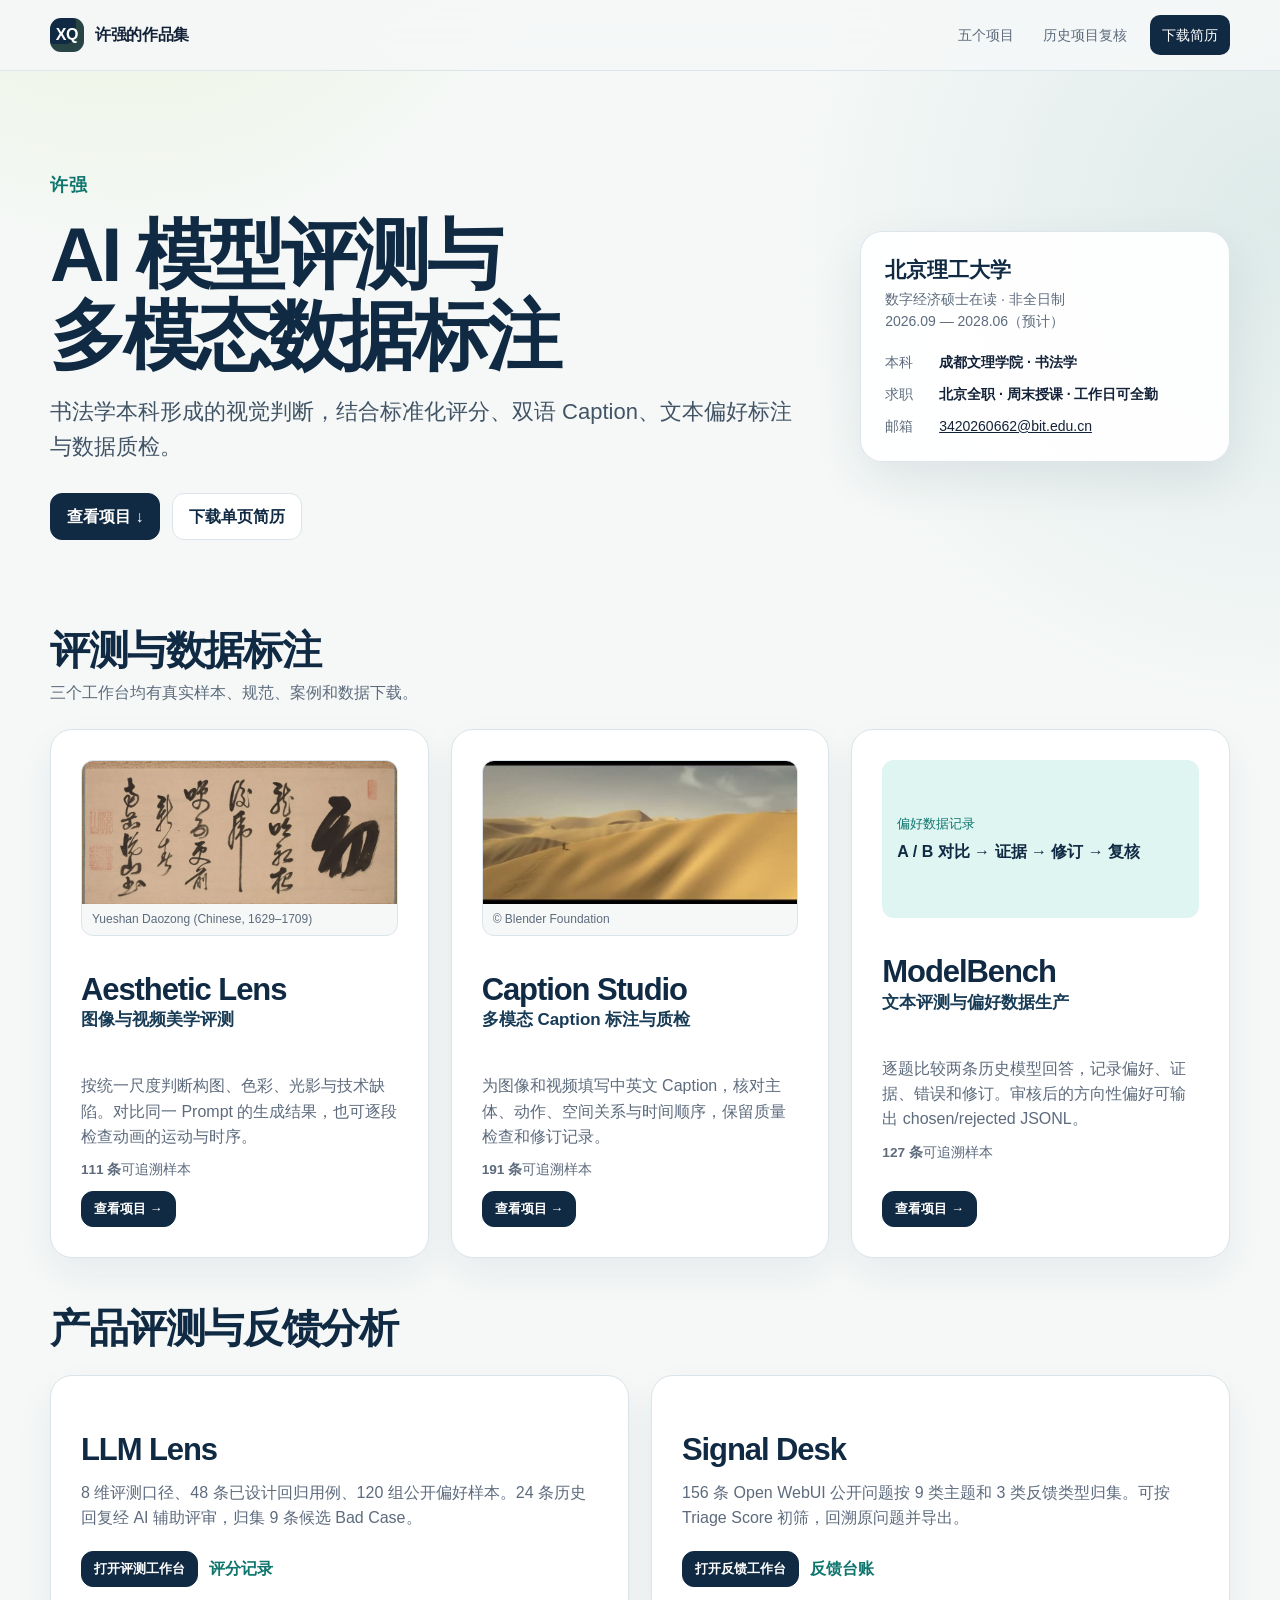
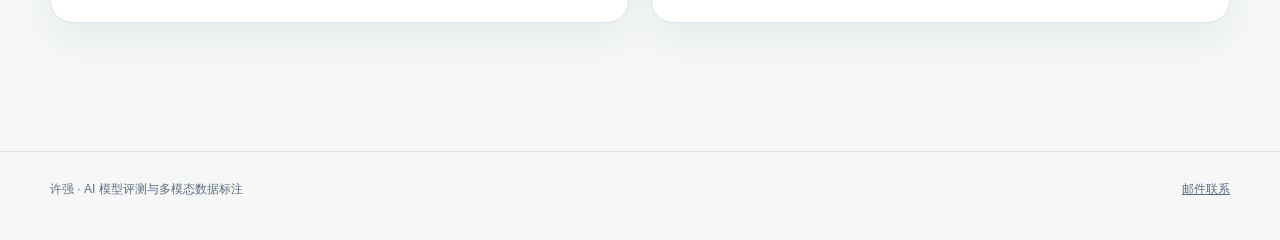
<file: index.html>
<!doctype html>
<html lang="zh-CN"><head><meta charset="utf-8"><meta name="viewport" content="width=device-width,initial-scale=1">
<title>许强｜AI 模型评测与多模态数据标注</title><meta name="description" content="许强的 AI 评测与数据标注作品集。北京理工大学数字经济硕士在读，成都文理学院书法学本科。">
<link rel="canonical" href="https://steve-ron.github.io/ai-product-ops-portfolio/"><meta property="og:type" content="website"><meta property="og:url" content="https://steve-ron.github.io/ai-product-ops-portfolio/">
<meta property="og:title" content="许强｜AI 模型评测与多模态数据标注"><meta property="og:description" content="许强的 AI 评测与数据标注作品集。北京理工大学数字经济硕士在读，成都文理学院书法学本科。"><meta name="twitter:card" content="summary">
<link rel="stylesheet" href="style.css"><link rel="stylesheet" href="career.css"></head>
<body class="career-surface"><div class="shell"><header class="topbar career-nav"><div class="topbar-inner">
      <a class="brand" href="index.html"><span class="brand-mark">XQ</span><span>许强的作品集</span></a>
      <nav class="nav" aria-label="主导航"><a href="index.html#projects">五个项目</a><a href="analysis-results.html">历史项目复核</a><a class="nav-cta" href="downloads/许强-AI模型评测与多模态数据标注-简历.pdf">下载简历</a></nav>
    </div></header><main class="page">
<section class="hero career-hero"><div class="hero-copy"><p class="hero-name">许强</p><h1>AI 模型评测与<br>多模态数据标注</h1><p class="hero-lede">书法学本科形成的视觉判断，结合标准化评分、双语 Caption、文本偏好标注与数据质检。</p><div class="hero-actions"><a class="button" href="#projects">查看项目 ↓</a><a class="button secondary" href="downloads/许强-AI模型评测与多模态数据标注-简历.pdf">下载单页简历</a></div></div>
<aside class="hero-card profile-card"><strong>北京理工大学</strong><p>数字经济硕士在读 · 非全日制<br>2026.09 — 2028.06（预计）</p><div class="contact-list"><div class="contact-item"><span>本科</span><b>成都文理学院 · 书法学</b></div><div class="contact-item"><span>求职</span><b>北京全职 · 周末授课 · 工作日可全勤</b></div><div class="contact-item"><span>邮箱</span><a href="mailto:3420260662@bit.edu.cn">3420260662@bit.edu.cn</a></div></div></aside></section>
<section class="section" id="projects"><div class="section-head"><div><h2>评测与数据标注</h2><p>三个工作台均有真实样本、规范、案例和数据下载。</p></div></div><div class="project-grid career-featured"><article class="project-card"><figure><img src="downloads/career-data/media/CMA-162868.webp" alt="Calligraphy in Semi-Cursive Style (xing-caoshu)"><figcaption>Yueshan Daozong (Chinese, 1629–1709)</figcaption></figure><div><h3>Aesthetic Lens</h3><p class="project-subtitle">图像与视频美学评测</p></div><p>按统一尺度判断构图、色彩、光影与技术缺陷。对比同一 Prompt 的生成结果，也可逐段检查动画的运动与时序。</p><p class="career-small"><b>111 条</b>可追溯样本</p><a class="button small" href="aesthetic.html">查看项目 →</a></article><article class="project-card"><figure><img src="downloads/career-data/media/VID-sintel-4.jpg" alt="Sintel · 38–42s"><figcaption>© Blender Foundation</figcaption></figure><div><h3>Caption Studio</h3><p class="project-subtitle">多模态 Caption 标注与质检</p></div><p>为图像和视频填写中英文 Caption，核对主体、动作、空间关系与时间顺序，保留质量检查和修订记录。</p><p class="career-small"><b>191 条</b>可追溯样本</p><a class="button small" href="caption.html">查看项目 →</a></article><article class="project-card"><div class="text-preview"><small>偏好数据记录</small><strong>A / B 对比 → 证据 → 修订 → 复核</strong></div><div><h3>ModelBench</h3><p class="project-subtitle">文本评测与偏好数据生产</p></div><p>逐题比较两条历史模型回答，记录偏好、证据、错误和修订。审核后的方向性偏好可输出 chosen/rejected JSONL。</p><p class="career-small"><b>127 条</b>可追溯样本</p><a class="button small" href="modelbench.html">查看项目 →</a></article></div></section>
<section class="section"><div class="section-head"><div><h2>产品评测与反馈分析</h2></div></div><div class="project-grid">
<article class="project-card"><h3>LLM Lens</h3><p>8 维评测口径、48 条已设计回归用例、120 组公开偏好样本。24 条历史回复经 AI 辅助评审，归集 9 条候选 Bad Case。</p><div class="career-tools"><a class="button small" href="llm-eval.html">打开评测工作台</a><a class="text-link" href="downloads/evidence-20261015/llm-review-24.csv">评分记录</a></div></article>
<article class="project-card"><h3>Signal Desk</h3><p>156 条 Open WebUI 公开问题按 9 类主题和 3 类反馈类型归集。可按 Triage Score 初筛，回溯原问题并导出。</p><div class="career-tools"><a class="button small" href="feedback-insight.html">打开反馈工作台</a><a class="text-link" href="downloads/runs/signal-feedback.csv">反馈台账</a></div></article></div></section>
</main>
<footer class="footer"><div class="footer-inner"><span>许强 · AI 模型评测与多模态数据标注</span><a href="mailto:3420260662@bit.edu.cn">邮件联系</a></div></footer></div></body></html>
</file>
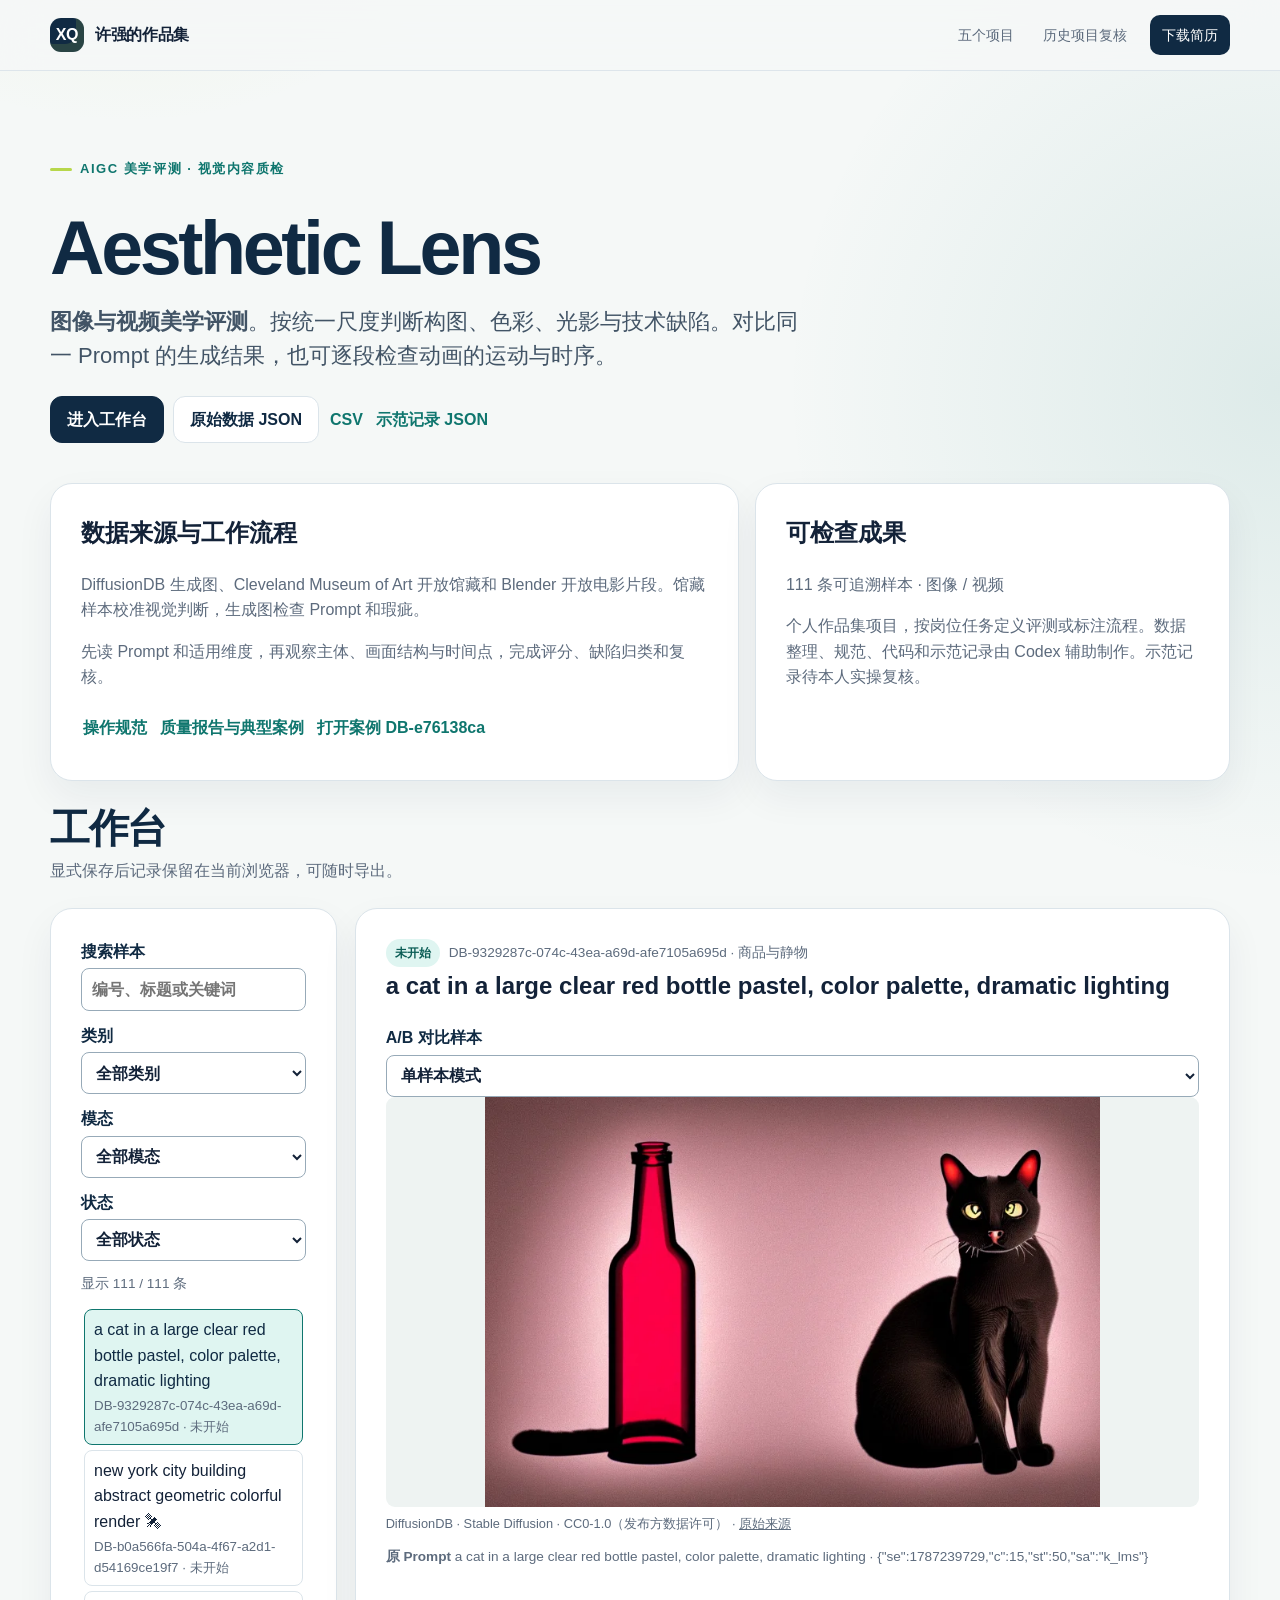
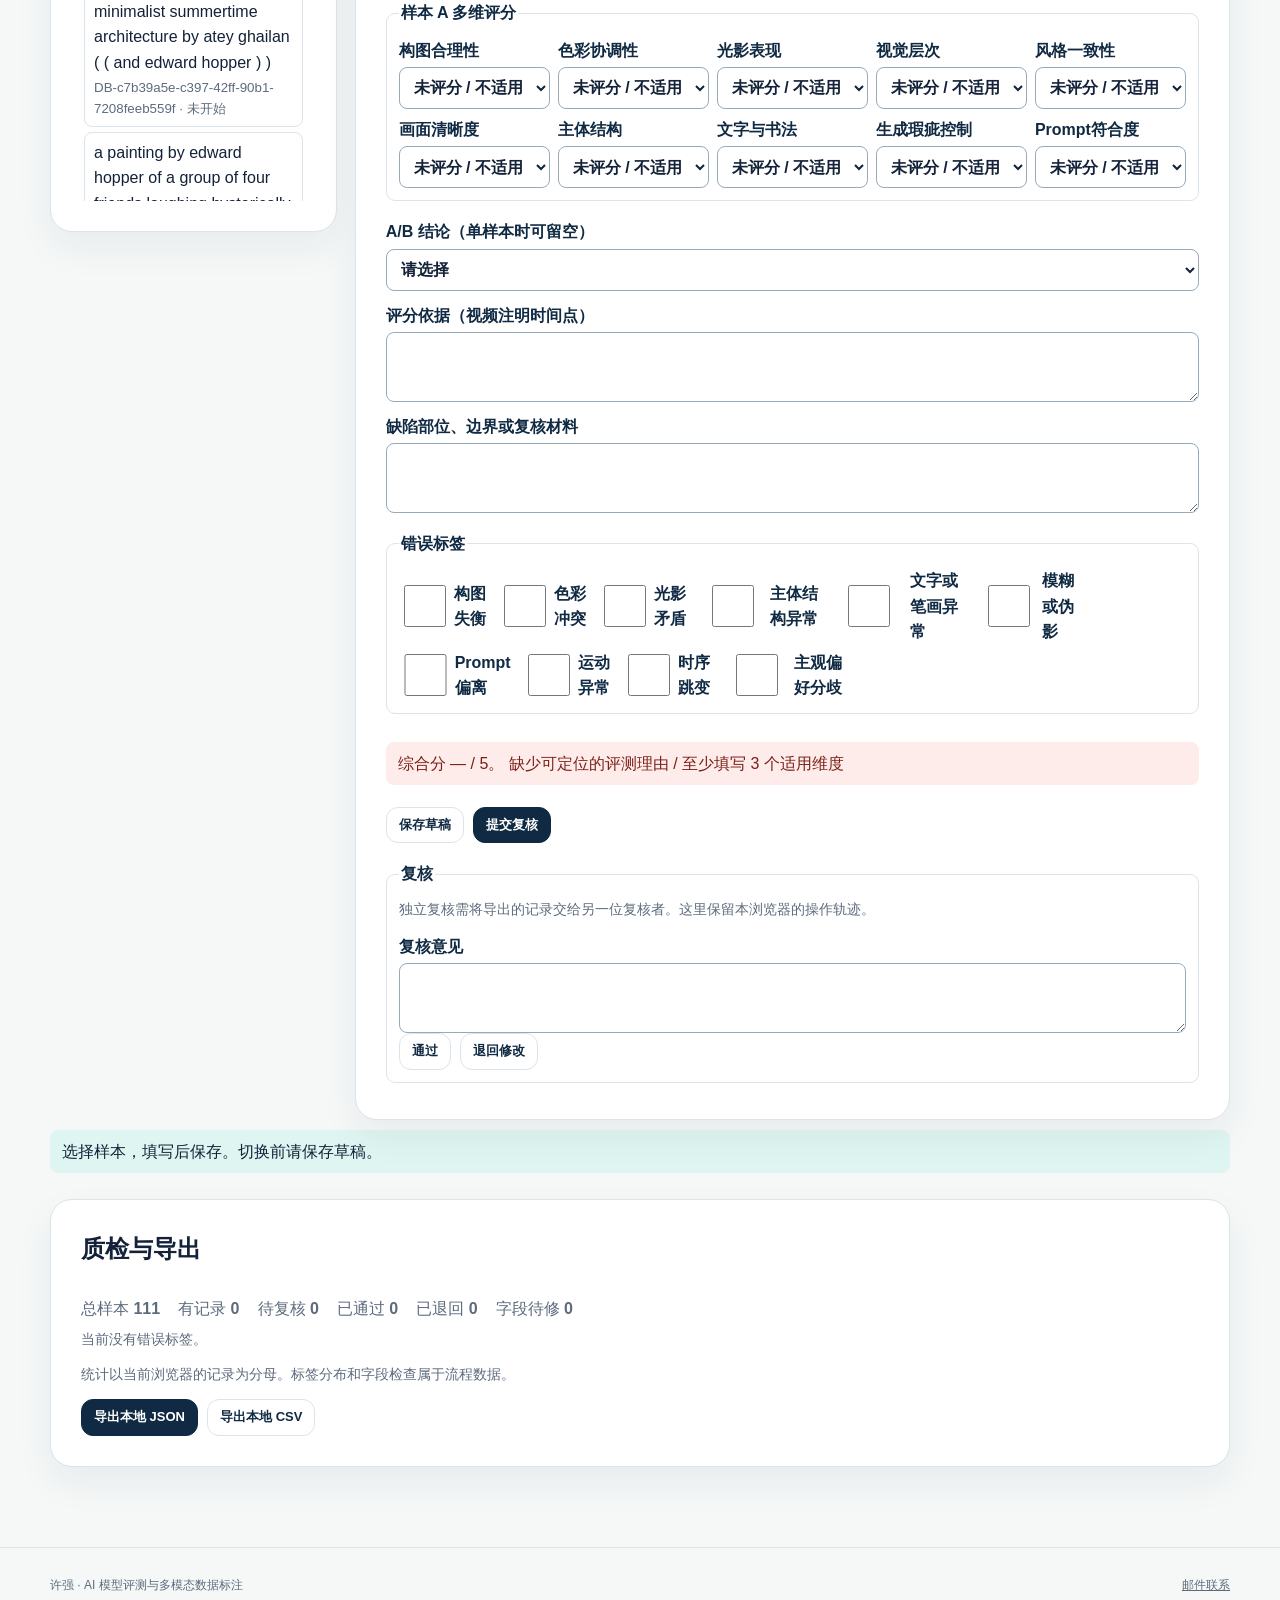
<file: aesthetic.html>
<!doctype html>
<html lang="zh-CN"><head><meta charset="utf-8"><meta name="viewport" content="width=device-width,initial-scale=1">
<title>Aesthetic Lens｜图像与视频美学评测</title><meta name="description" content="按统一尺度判断构图、色彩、光影与技术缺陷。对比同一 Prompt 的生成结果，也可逐段检查动画的运动与时序。">
<link rel="canonical" href="https://steve-ron.github.io/ai-product-ops-portfolio/aesthetic.html"><meta property="og:type" content="website"><meta property="og:url" content="https://steve-ron.github.io/ai-product-ops-portfolio/aesthetic.html">
<meta property="og:title" content="Aesthetic Lens｜图像与视频美学评测"><meta property="og:description" content="按统一尺度判断构图、色彩、光影与技术缺陷。对比同一 Prompt 的生成结果，也可逐段检查动画的运动与时序。"><meta name="twitter:card" content="summary">
<link rel="stylesheet" href="style.css"><link rel="stylesheet" href="career.css"></head>
<body class="career-surface" data-workbench="aesthetic"><div class="shell"><header class="topbar career-nav"><div class="topbar-inner">
      <a class="brand" href="index.html"><span class="brand-mark">XQ</span><span>许强的作品集</span></a>
      <nav class="nav" aria-label="主导航"><a href="index.html#projects">五个项目</a><a href="analysis-results.html">历史项目复核</a><a class="nav-cta" href="downloads/许强-AI模型评测与多模态数据标注-简历.pdf">下载简历</a></nav>
    </div></header><main class="page">
<section class="career-hero" aria-labelledby="title"><p class="eyebrow">AIGC 美学评测 · 视觉内容质检</p><h1 class="page-title career-title" id="title">Aesthetic Lens</h1>
  <p class="hero-lede"><strong>图像与视频美学评测</strong>。按统一尺度判断构图、色彩、光影与技术缺陷。对比同一 Prompt 的生成结果，也可逐段检查动画的运动与时序。</p><div class="career-tools"><a class="button" href="#workbench">进入工作台</a><a class="button secondary" href="downloads/career-data/aesthetic.json" download>原始数据 JSON</a><a class="text-link" href="downloads/career-data/aesthetic.csv" download>CSV</a><a class="text-link" href="downloads/career-data/aesthetic-examples.json" download>示范记录 JSON</a></div></section>
<div class="career-details">
  <section class="project-card"><h2>数据来源与工作流程</h2><p>DiffusionDB 生成图、Cleveland Museum of Art 开放馆藏和 Blender 开放电影片段。馆藏样本校准视觉判断，生成图检查 Prompt 和瑕疵。</p><p>先读 Prompt 和适用维度，再观察主体、画面结构与时间点，完成评分、缺陷归类和复核。</p><div class="career-tools"><a class="text-link" href="downloads/career-data/aesthetic-rubric.md">操作规范</a><a class="text-link" href="downloads/career-data/aesthetic-report.md">质量报告与典型案例</a><a class="text-link" href="aesthetic.html?sample=DB-e76138ca-7832-4e17-a637-4c3388819814#workbench">打开案例 DB-e76138ca</a></div></section>
  <section class="project-card"><h2>可检查成果</h2><p id="career-summary">111 条可追溯样本</p><p>个人作品集项目，按岗位任务定义评测或标注流程。数据整理、规范、代码和示范记录由 Codex 辅助制作。示范记录待本人实操复核。</p></section>
</div>
<section id="workbench" aria-labelledby="work-heading"><div class="section-head"><div><h2 id="work-heading">工作台</h2><p>显式保存后记录保留在当前浏览器，可随时导出。</p></div></div>
<div class="career-workspace">
  <aside class="project-card career-stack career-controls" aria-label="样本筛选"><label>搜索样本<input id="career-search" type="search" placeholder="编号、标题或关键词"></label><label>类别<select id="career-category"><option value="">全部类别</option></select></label><label>模态<select id="career-modality"><option value="">全部模态</option></select></label><label>状态<select id="career-filter"><option value="">全部状态</option><option value="new">未开始</option><option value="draft">草稿</option><option value="submitted">待复核</option><option value="approved">已通过</option><option value="returned">已退回</option><option value="bad">有错误标签</option></select></label>
  <span id="career-matches" class="career-small">正在读取样本</span><div class="career-sample-list" id="career-list"></div></aside>
  <article class="project-card career-record" id="career-record"><p>正在读取样本…</p></article>
</div>
<p id="career-status" class="career-qa" role="status" aria-live="polite">选择样本，填写后保存。切换前请保存草稿。</p>
</section>
<section class="project-card career-report"><h2>质检与导出</h2><div class="career-counts" id="career-counts"></div><div id="career-bars"></div><p class="career-small">统计以当前浏览器的记录为分母。标签分布和字段检查属于流程数据。</p>
<div class="career-tools"><button type="button" class="button small" data-export="json">导出本地 JSON</button><button type="button" class="button small secondary" data-export="csv">导出本地 CSV</button></div></section>
</main>
<footer class="footer"><div class="footer-inner"><span>许强 · AI 模型评测与多模态数据标注</span><a href="mailto:3420260662@bit.edu.cn">邮件联系</a></div></footer></div><script src="workflow-core.js"></script><script src="common.js"></script><script src="career-core.js"></script><script src="career-workbench.js"></script></body></html>
</file>
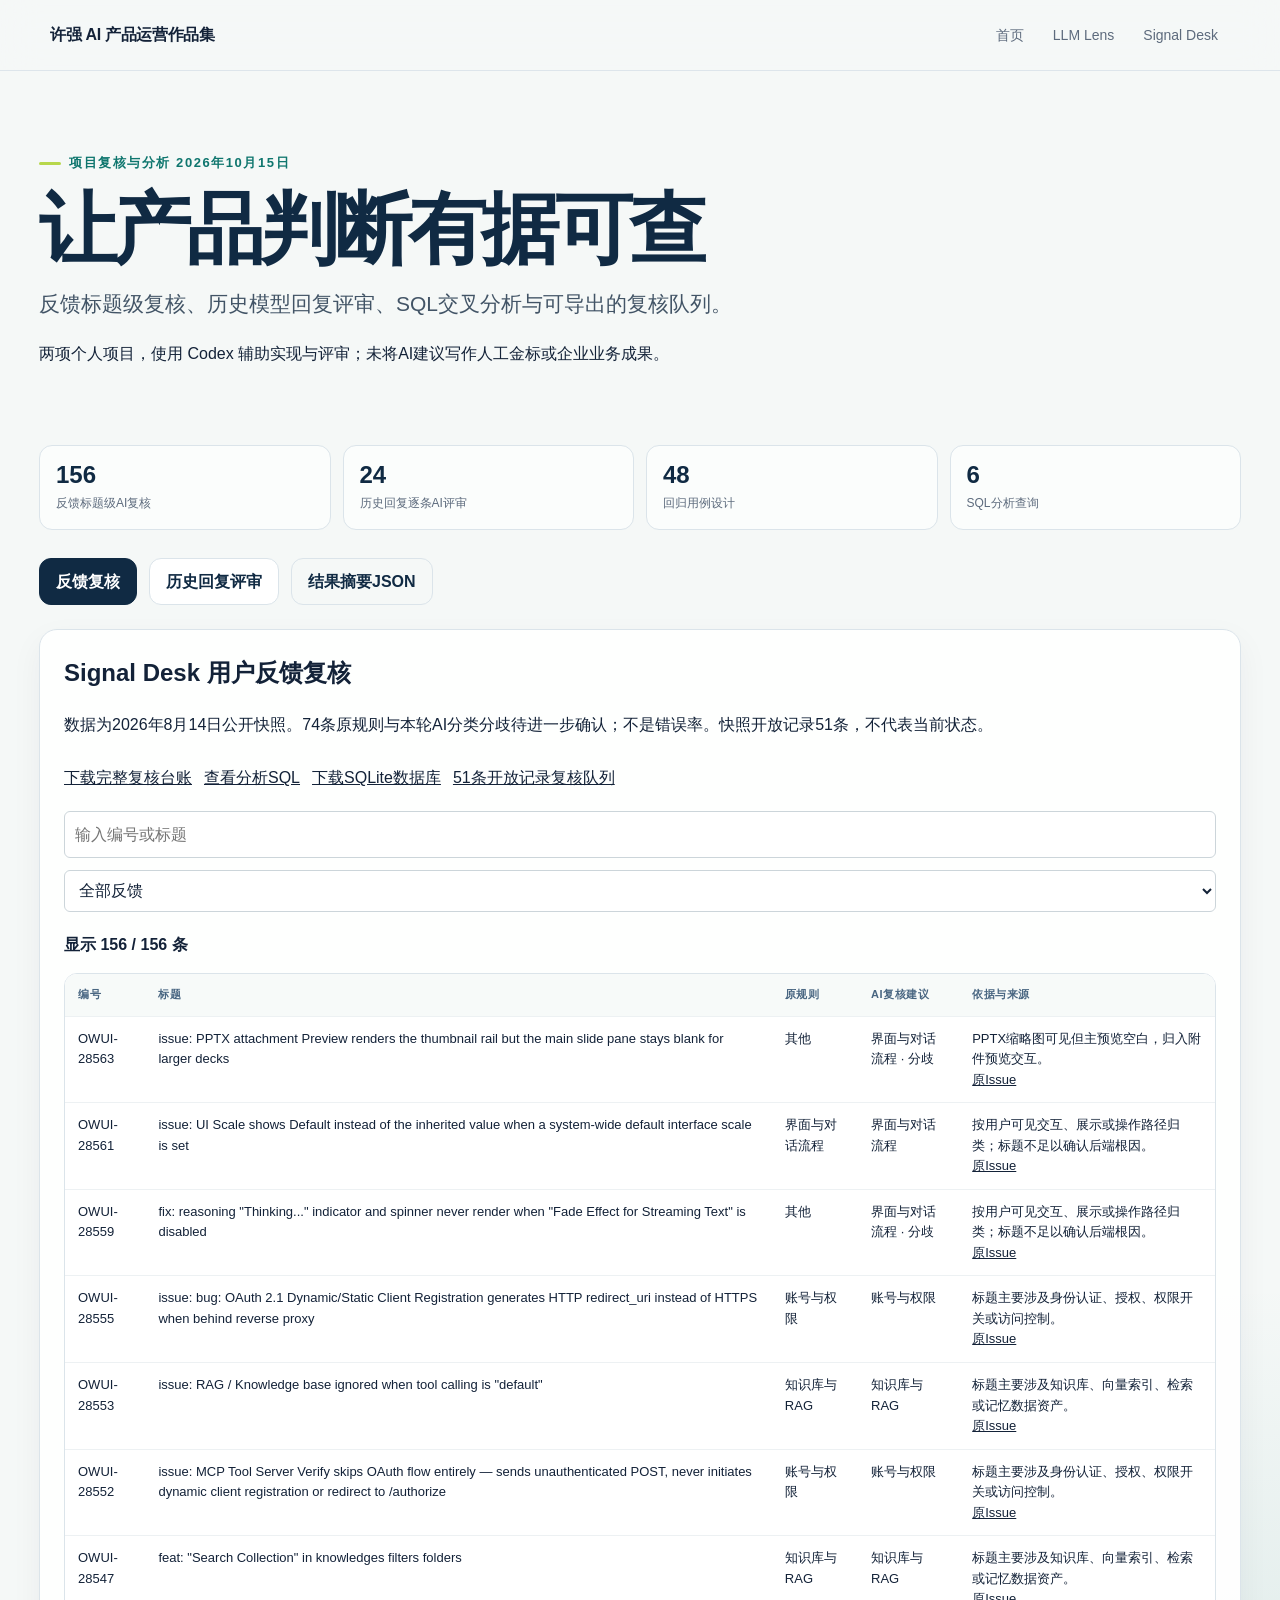
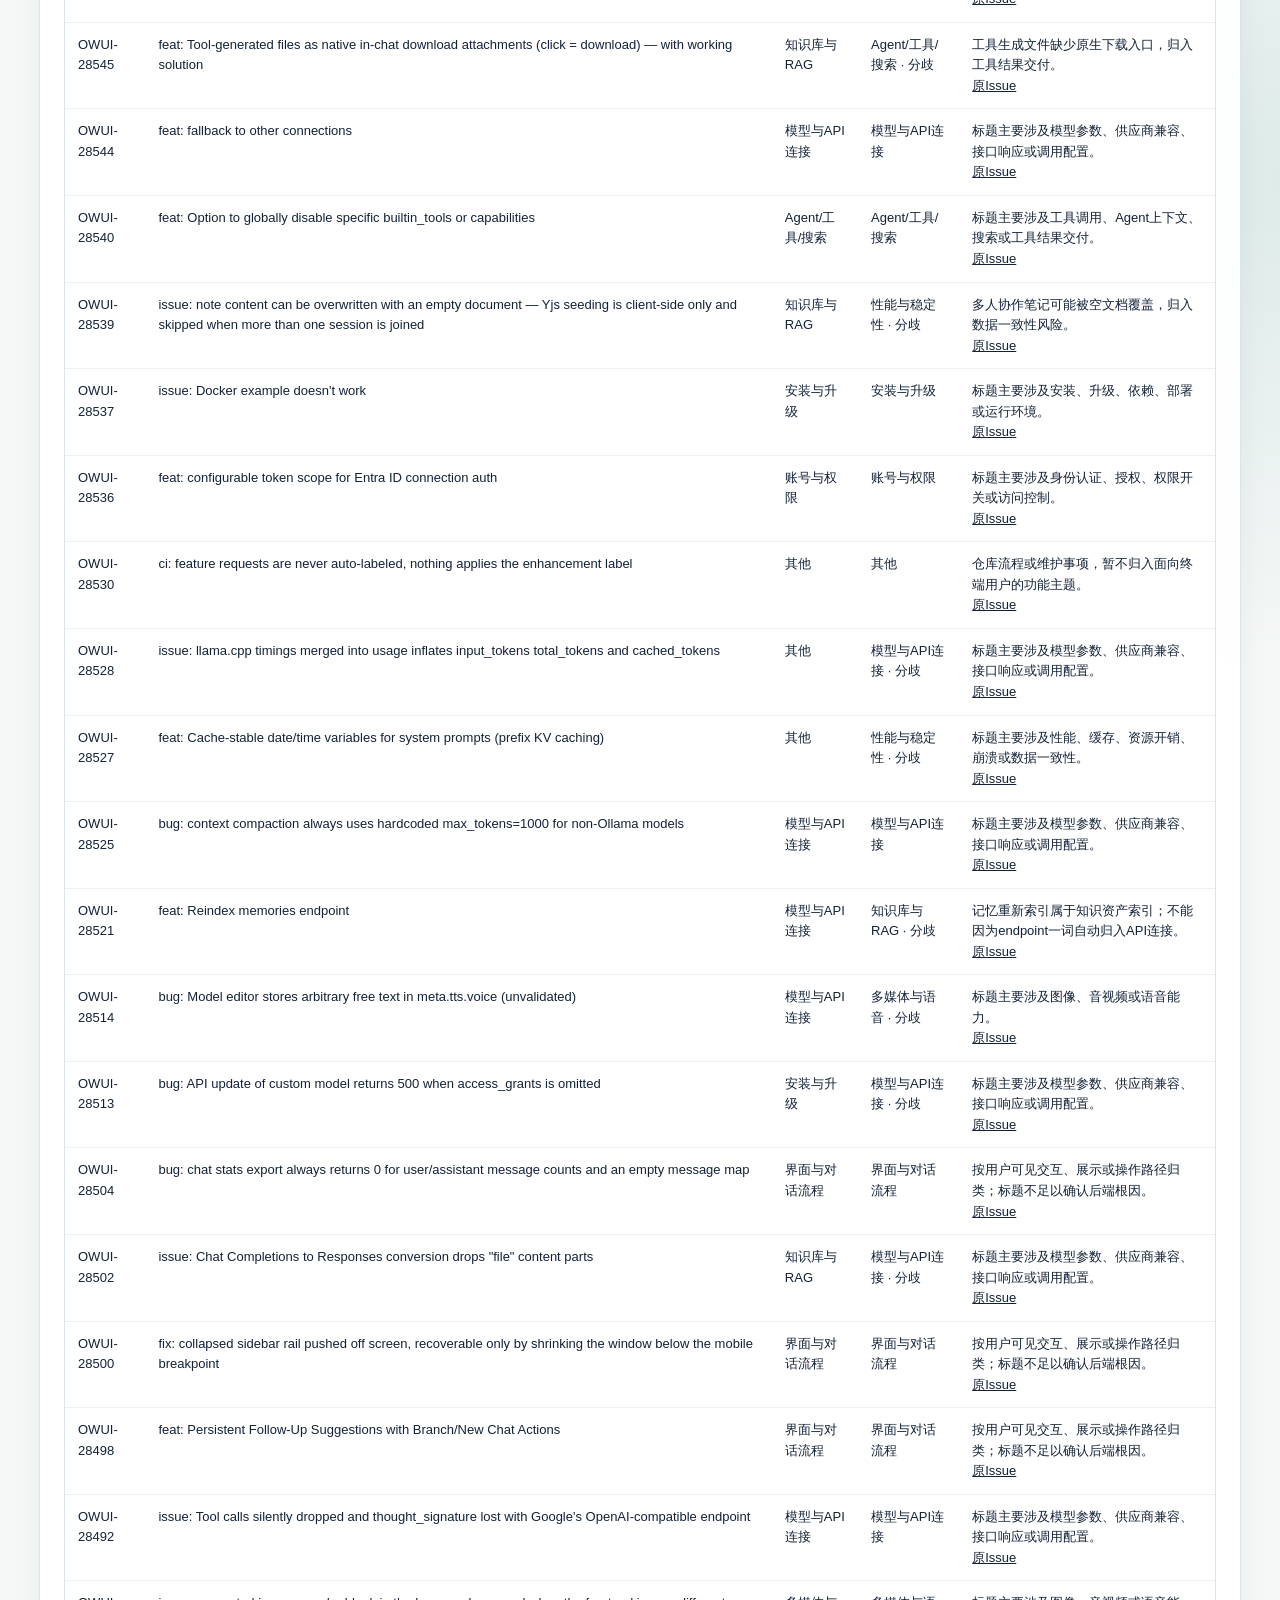
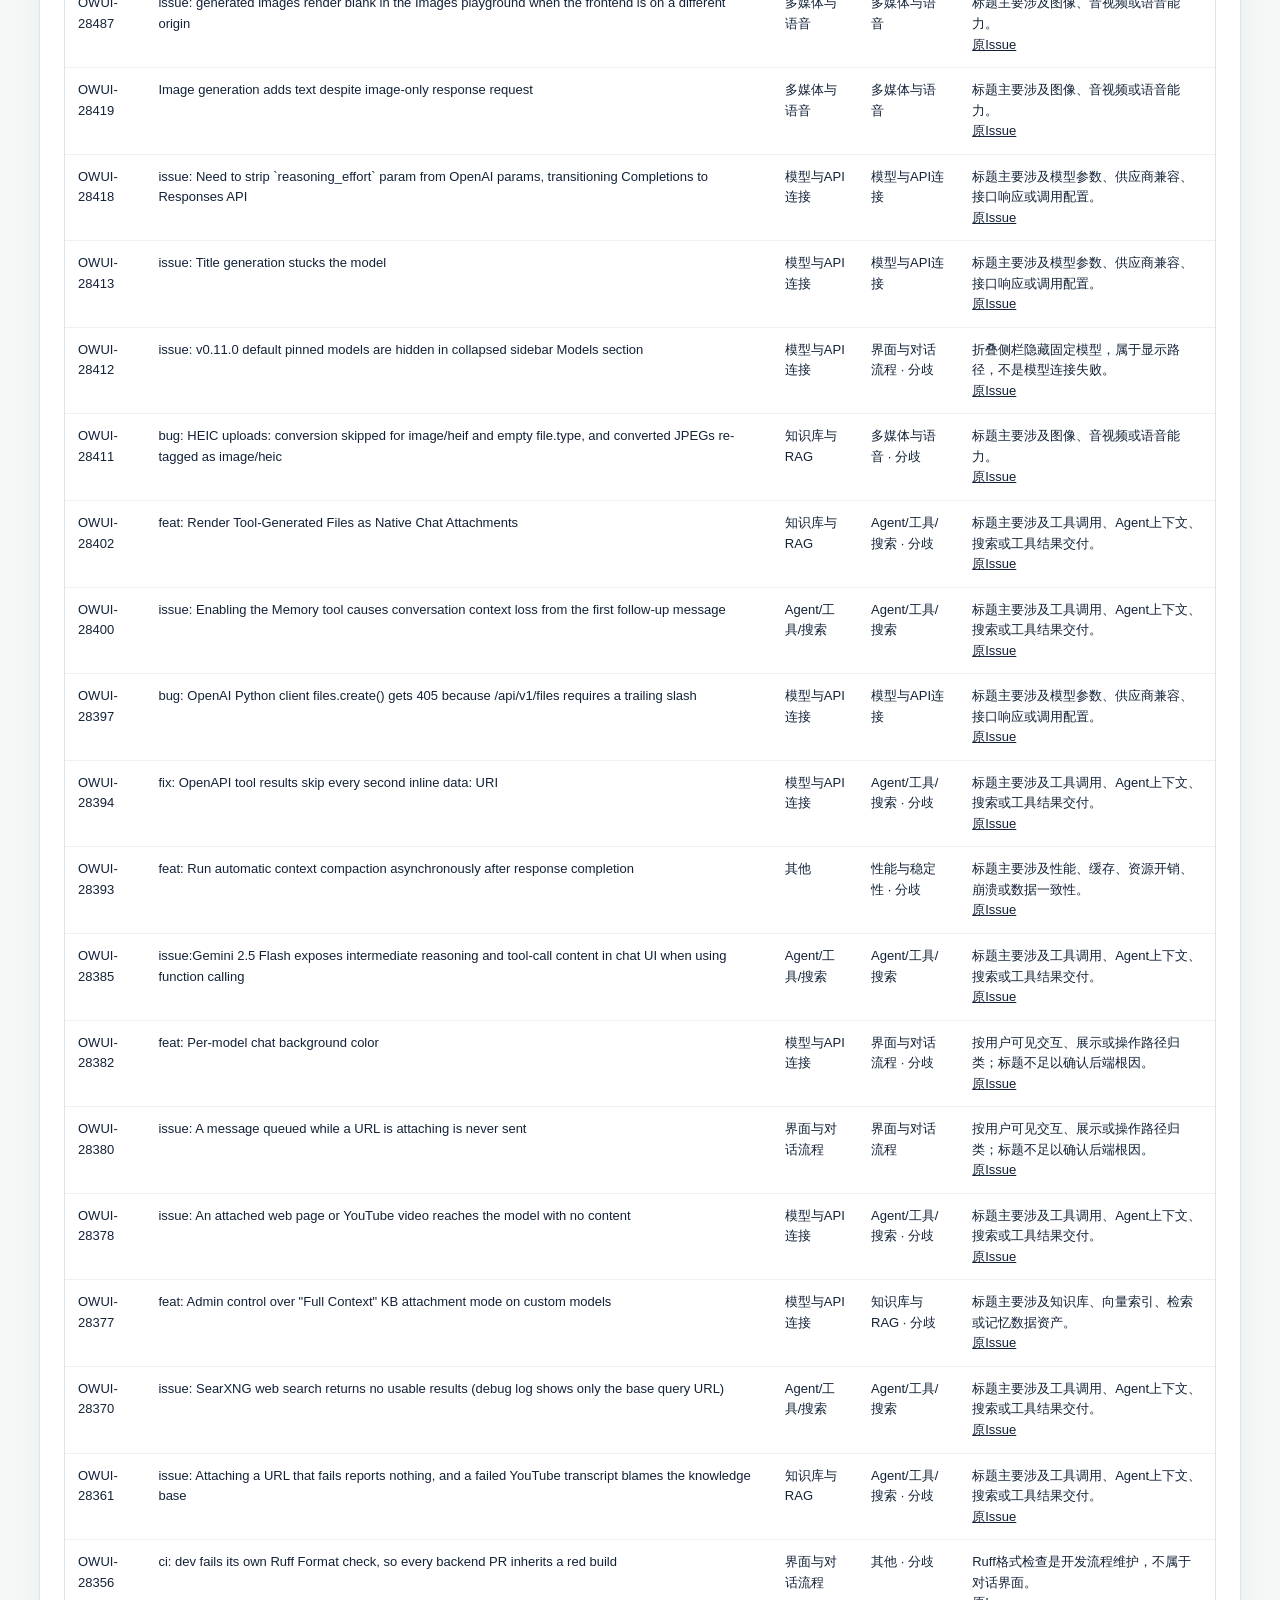
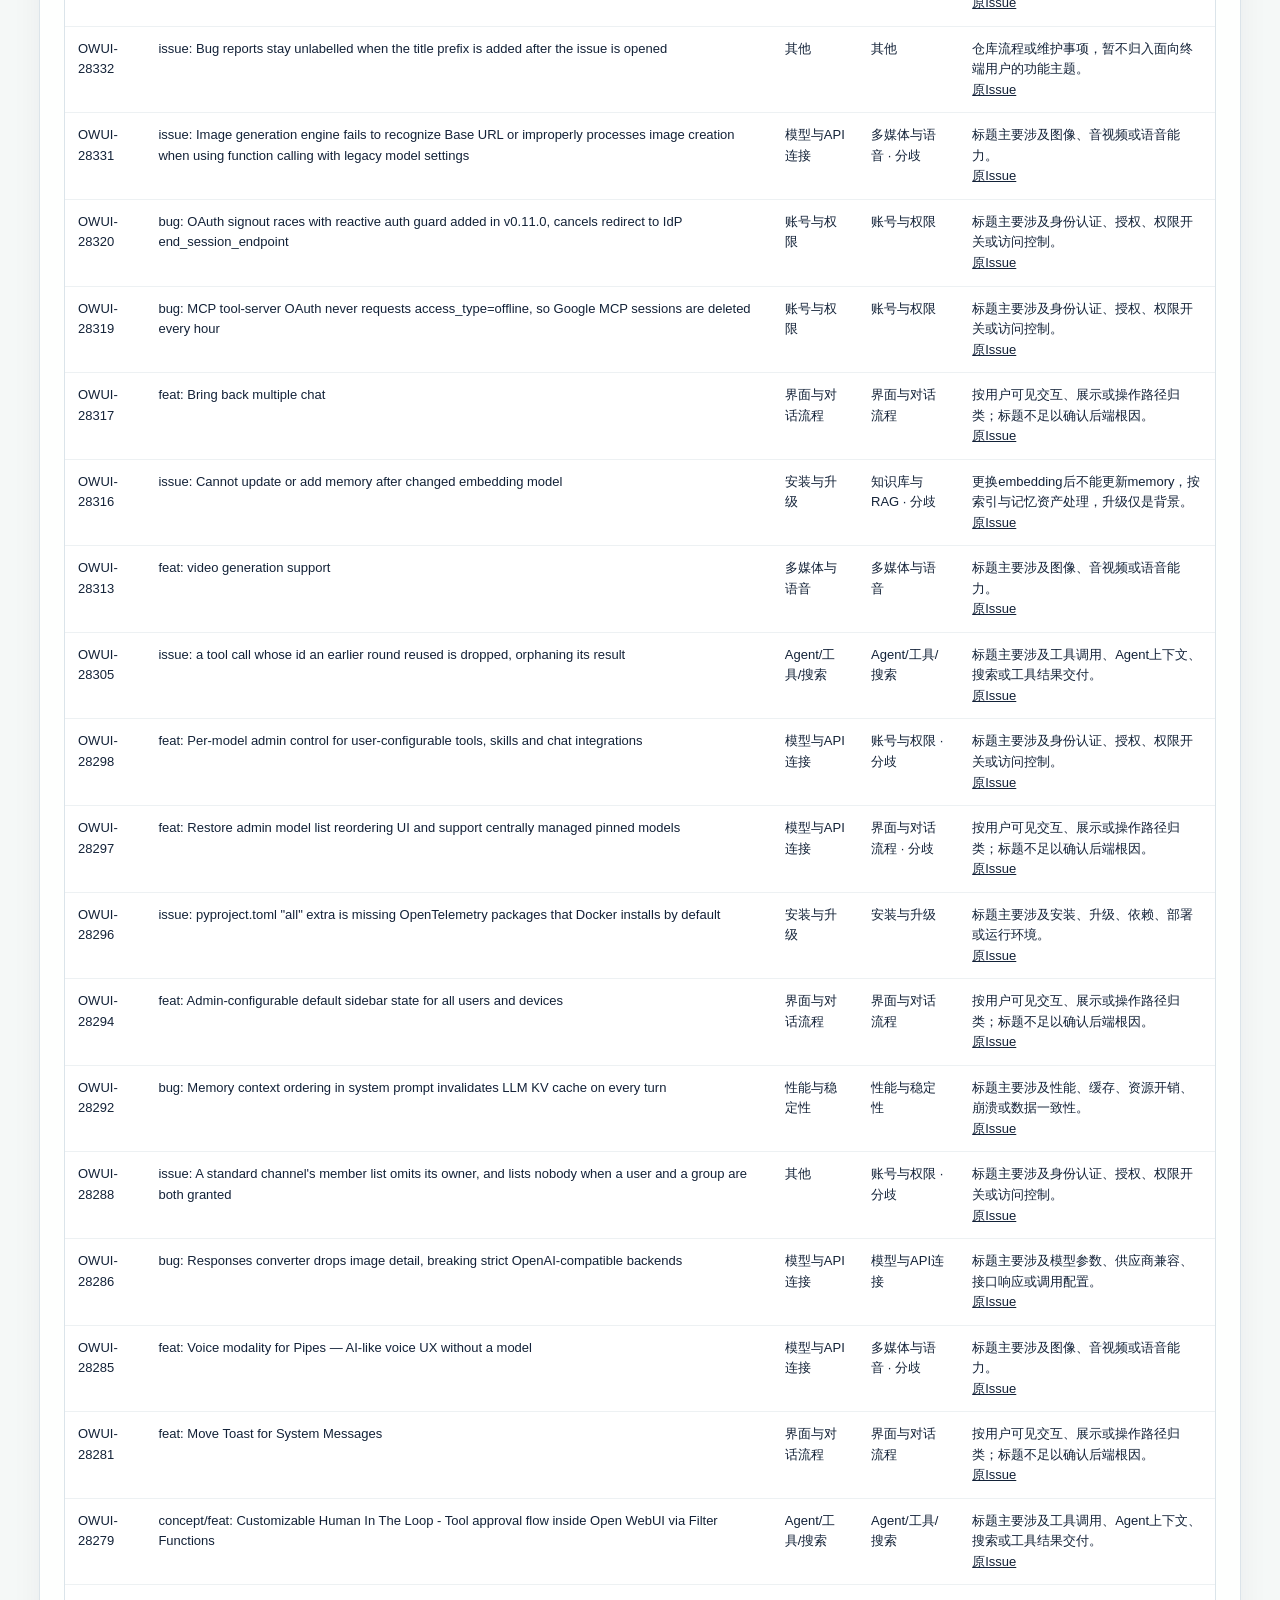
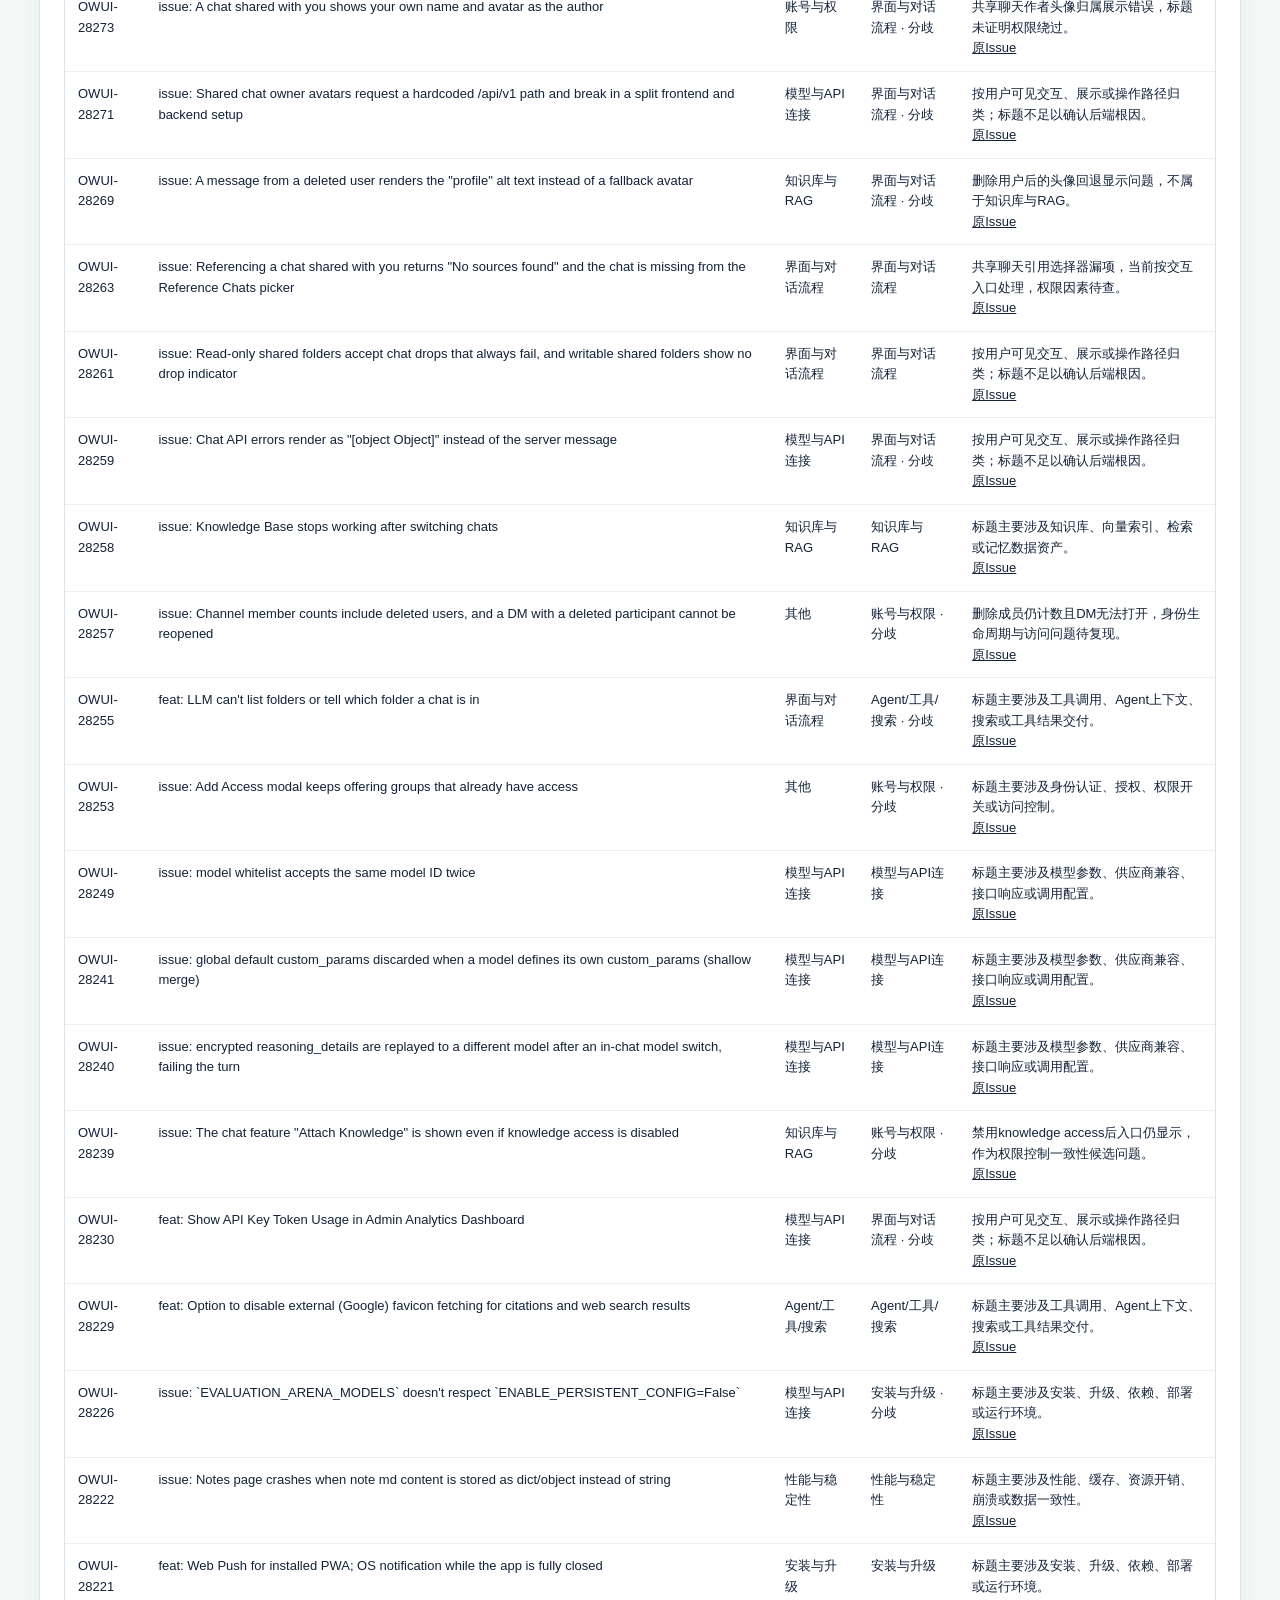
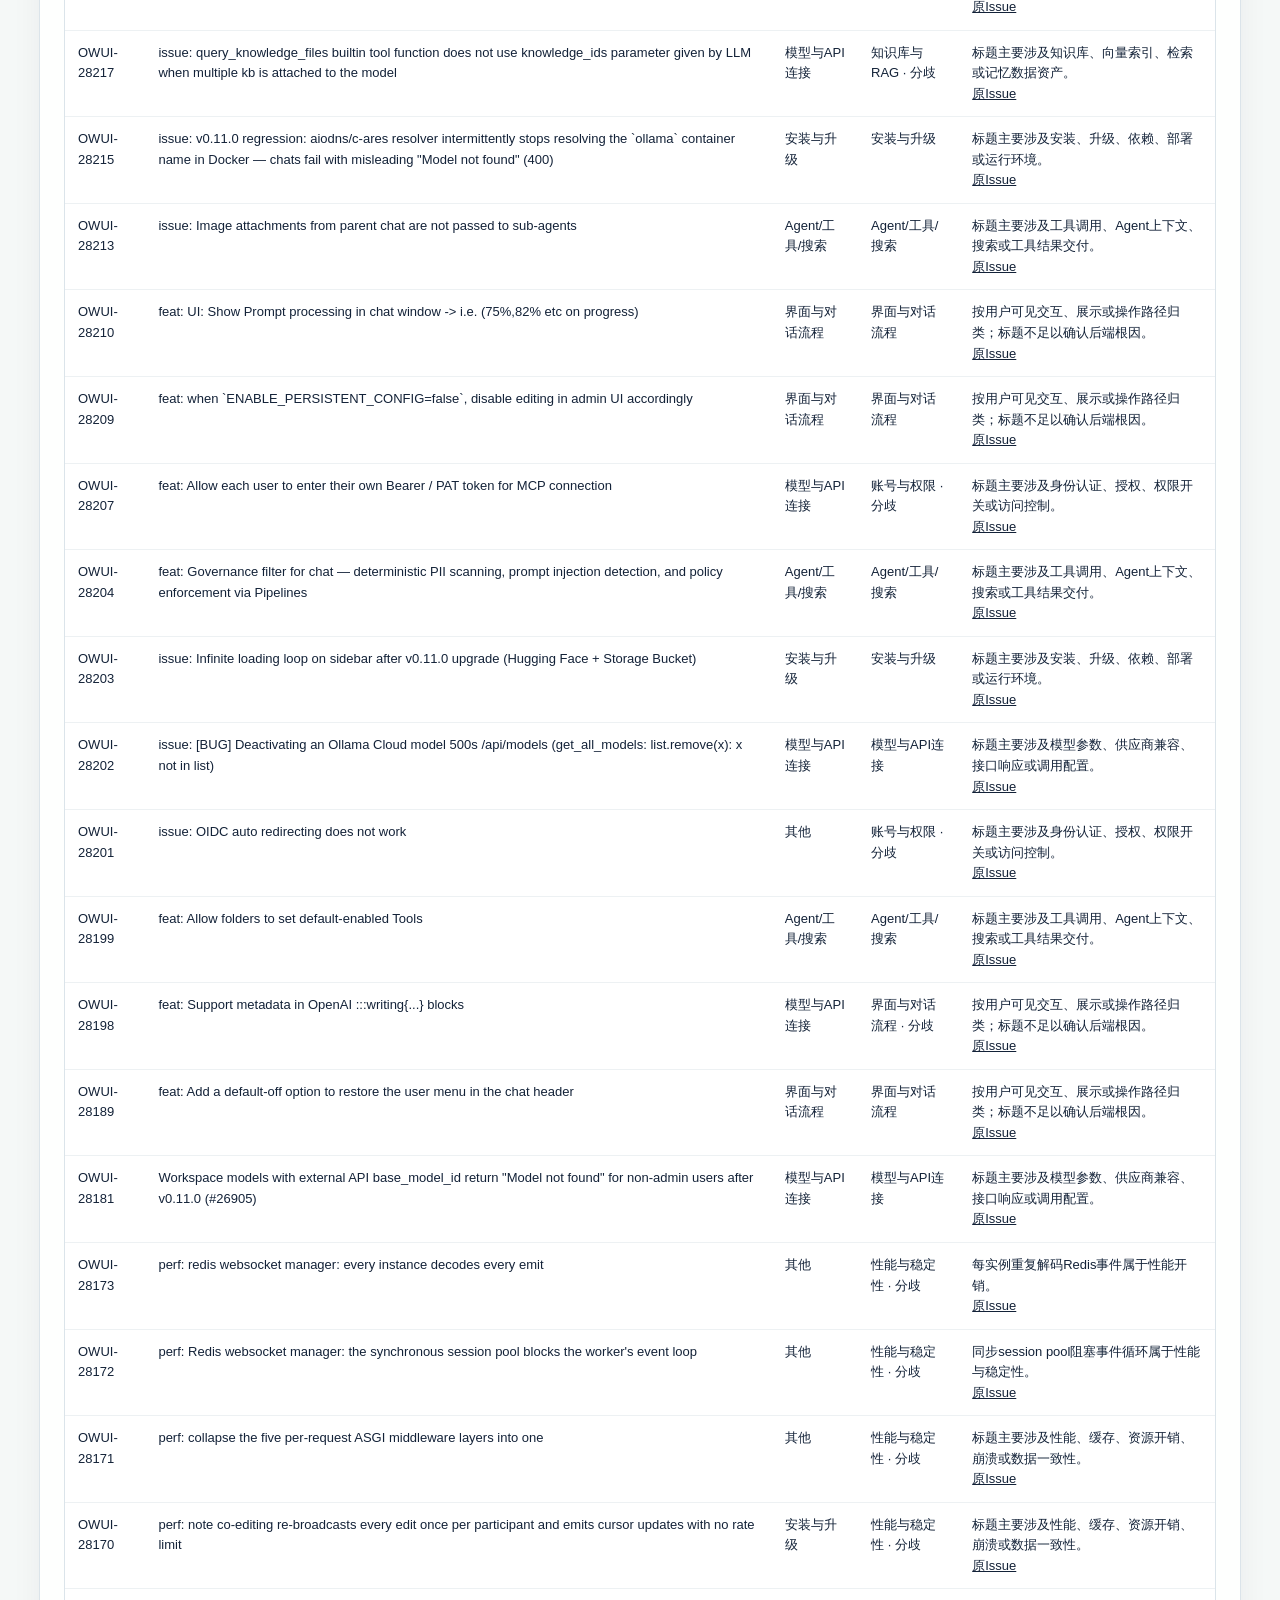
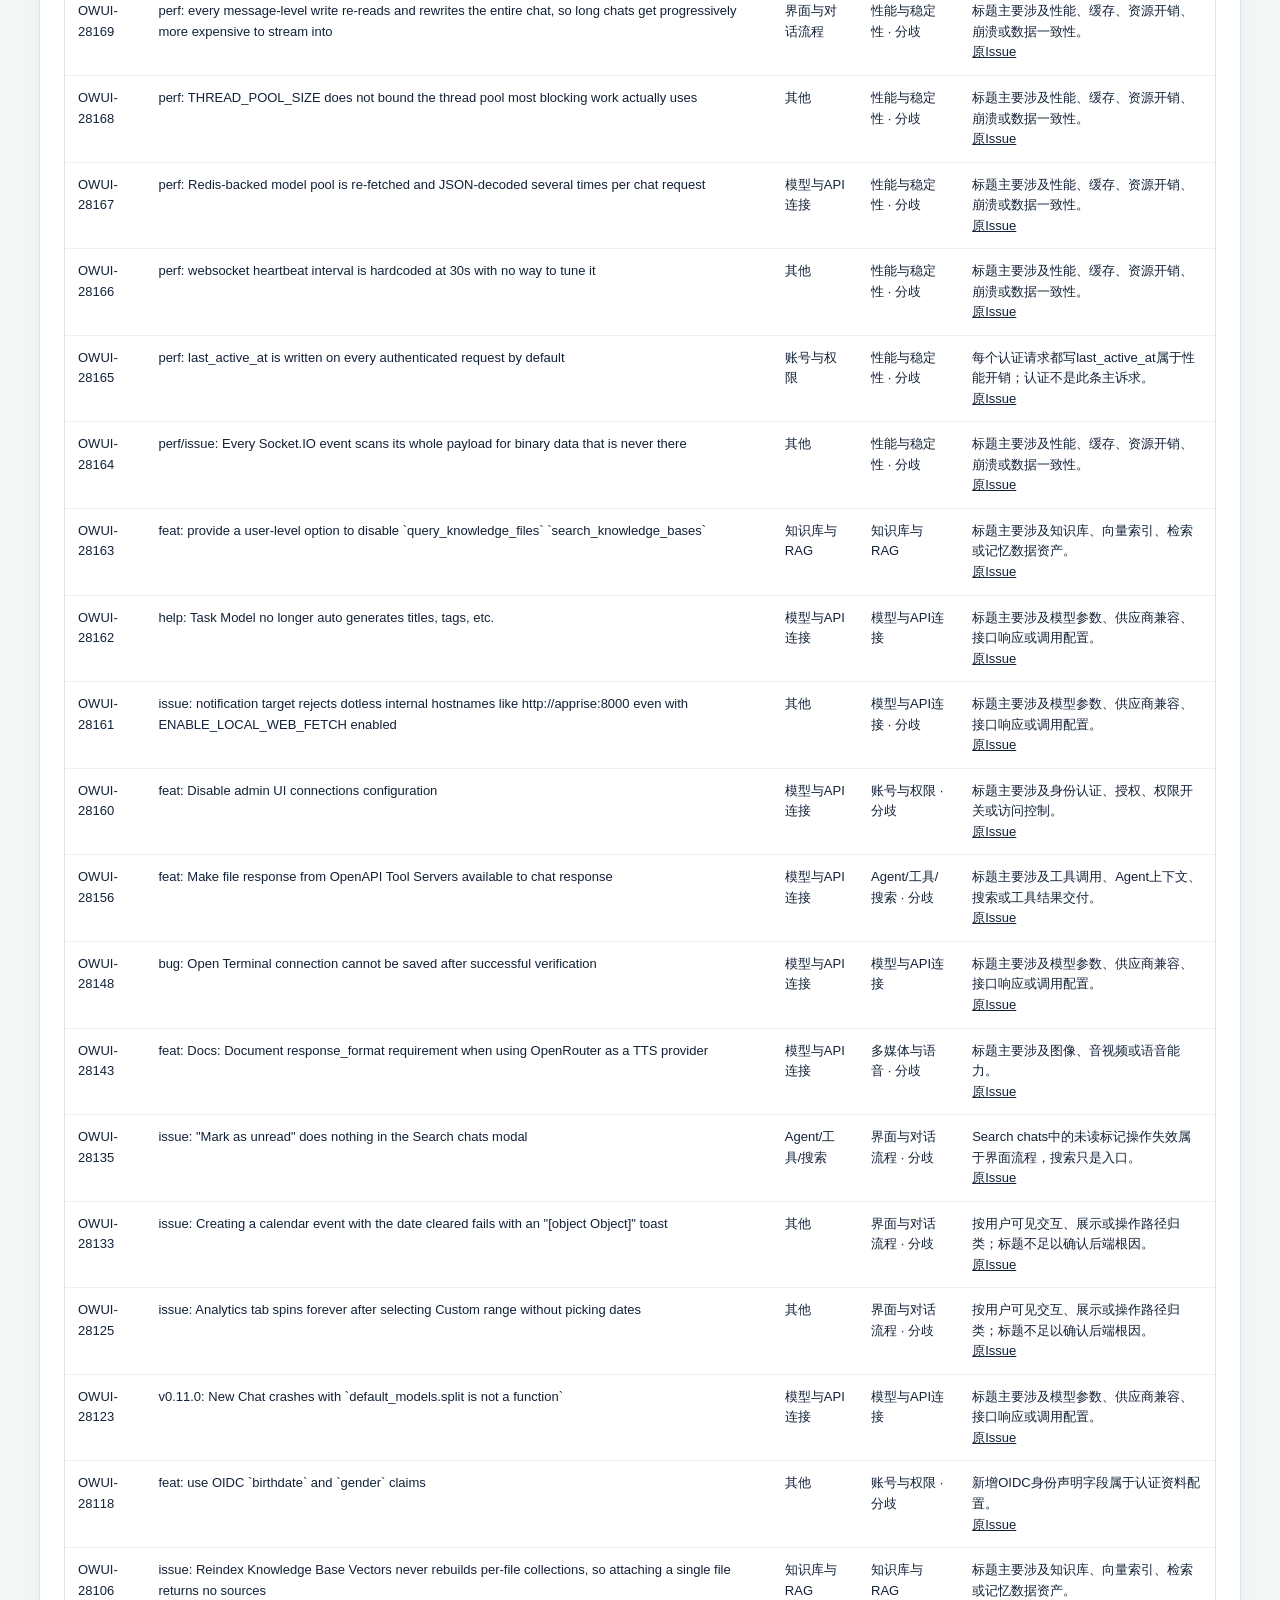
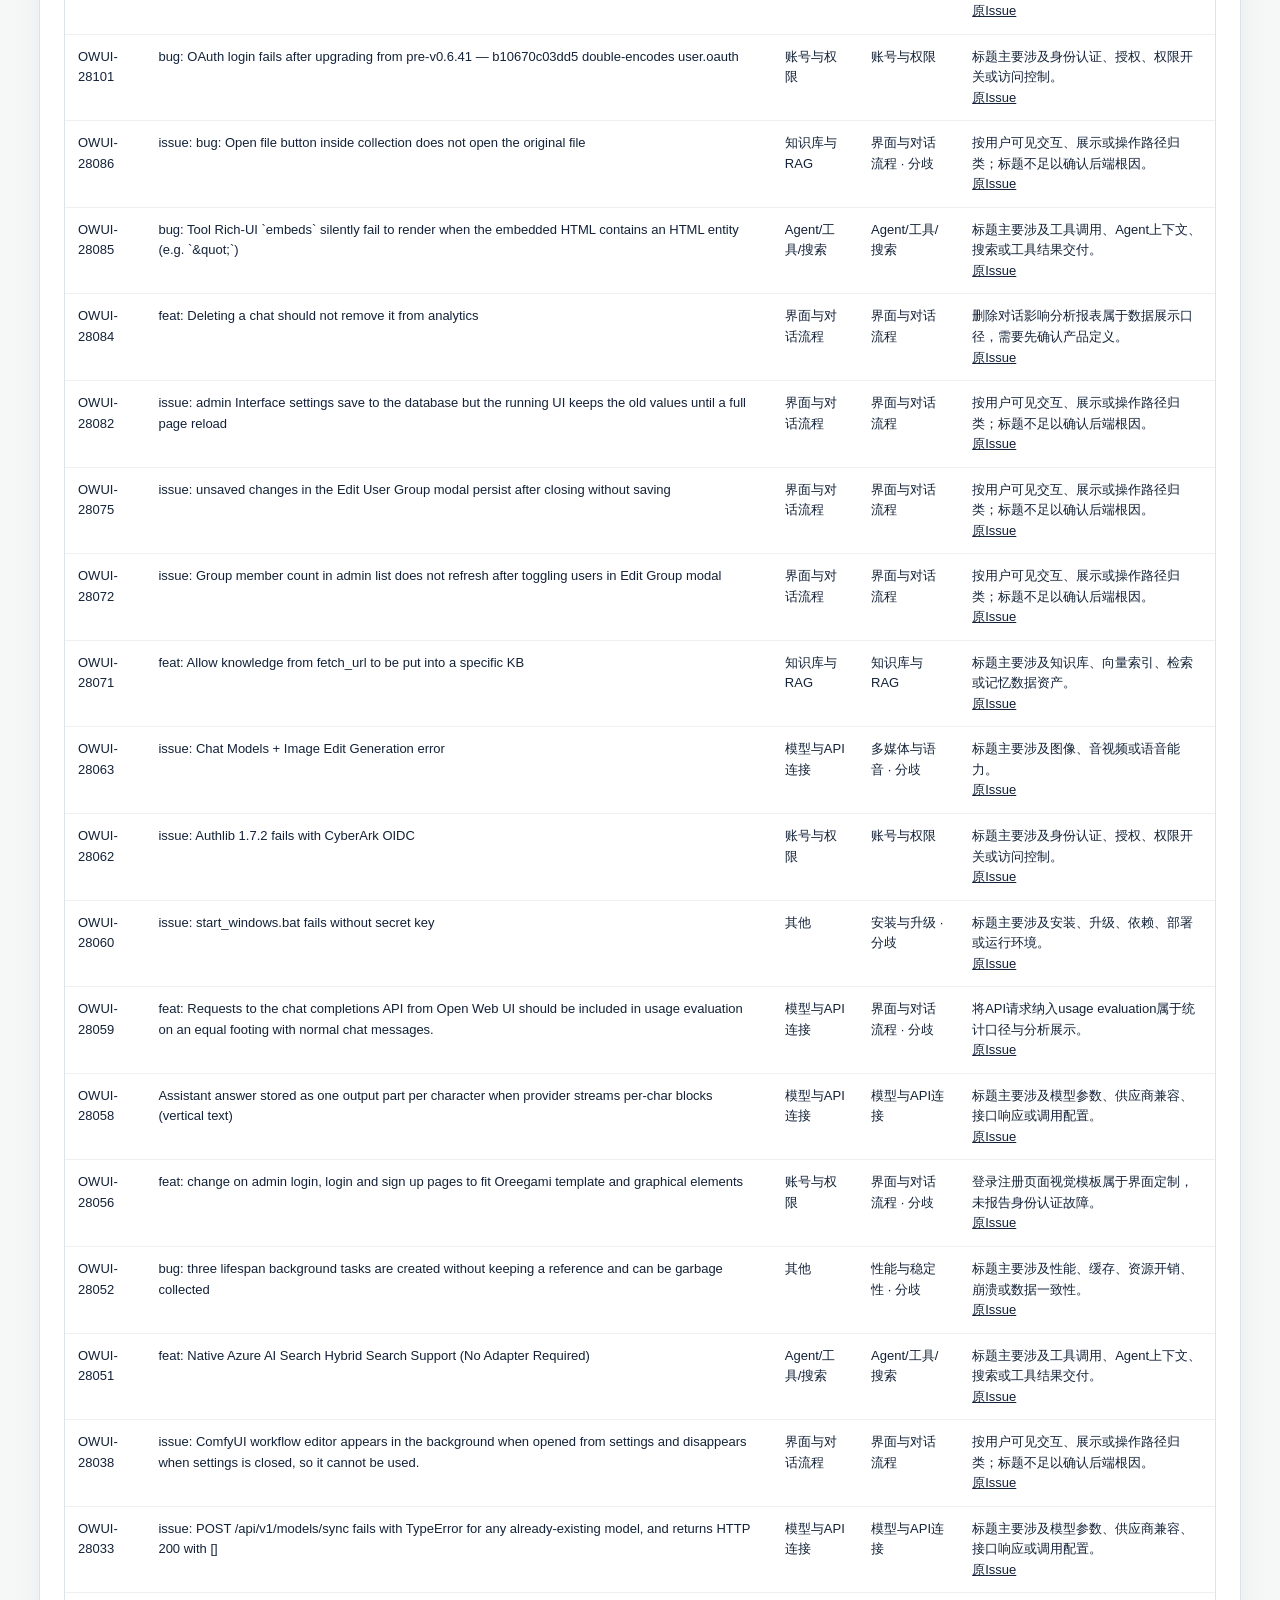
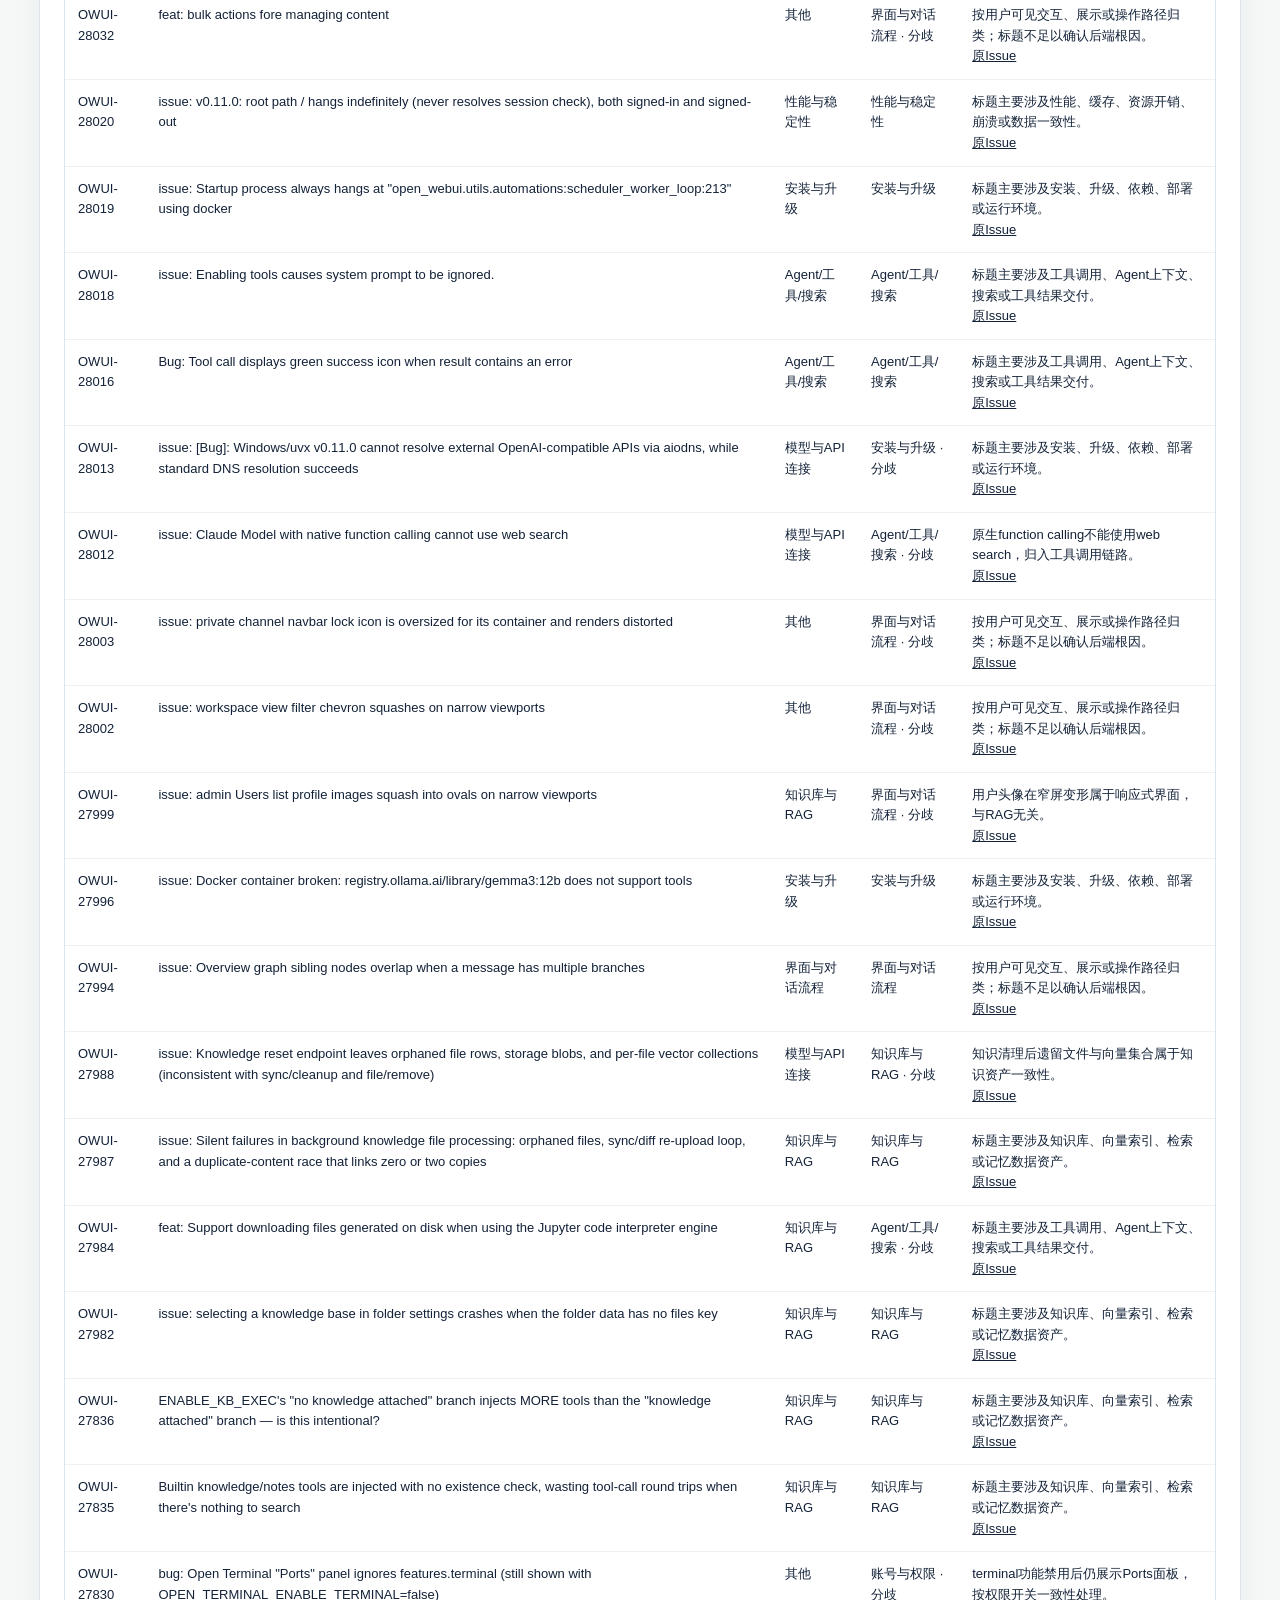
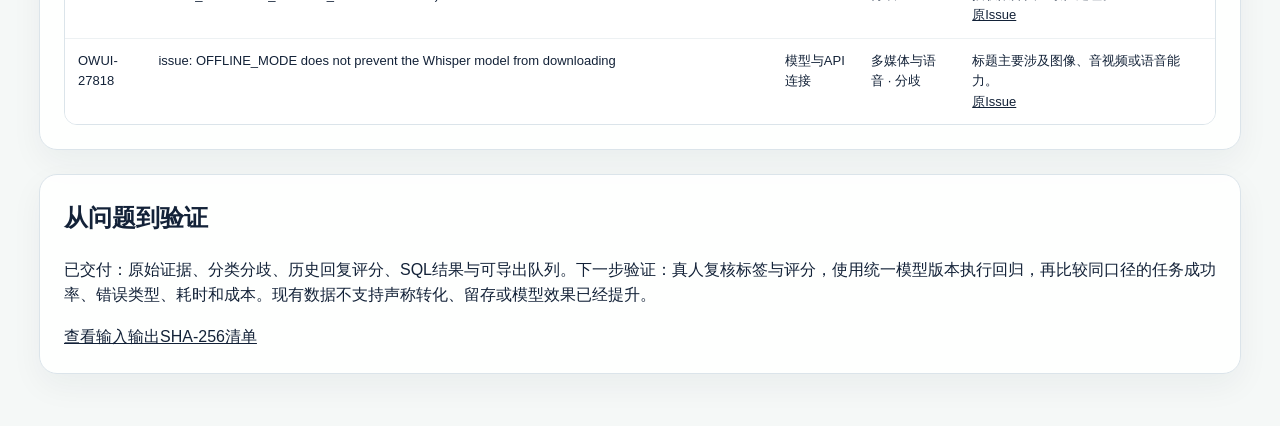
<file: analysis-results.html>
<!doctype html><html lang="zh-CN"><head><meta charset="utf-8"><meta name="viewport" content="width=device-width,initial-scale=1"><title>评测与反馈分析结果 许强</title><link rel="stylesheet" href="style.css?v=20261015"><link rel="canonical" href="https://steve-ron.github.io/ai-product-ops-portfolio/analysis-results.html"><meta name="description" content="156条反馈标题级AI复核、24条历史回复评审、48条回归设计及6组SQL分析。"><style>.review-wrap{max-width:1250px;margin:auto;padding:28px 24px}.review-table td{white-space:normal}.review-table td:nth-child(2){min-width:200px}.review-panel{padding:24px;margin:24px 0}.review-controls{display:flex;gap:12px;flex-wrap:wrap;margin:20px 0}.review-controls input,.review-controls select{padding:10px;border:1px solid #ccd5da;border-radius:6px;max-width:100%}pre{white-space:pre-wrap;word-break:break-word;background:#f4f7f9;padding:20px;border-radius:10px;line-height:1.6}.review-button{background:#ecf5f2;border:1px solid #b7d5ca;color:#155f4c;padding:7px 12px;border-radius:6px;cursor:pointer}section[hidden]{display:none}.review-count{font-weight:700}</style><meta property="og:title" content="评测与反馈分析结果 许强"><meta property="og:description" content="公开证据、AI辅助复核与SQL分析"><meta name="twitter:card" content="summary"></head><body>
<header class="topbar"><div class="topbar-inner"><a class="brand" href="index.html">许强 AI 产品运营作品集</a><nav class="nav"><a href="index.html">首页</a><a href="llm-eval.html">LLM Lens</a><a href="feedback-insight.html">Signal Desk</a></nav></div></header>
<main class="review-wrap"><section class="hero"><div><span class="eyebrow">项目复核与分析 2026年10月15日</span><h1>让产品判断有据可查</h1><p class="hero-lede">反馈标题级复核、历史模型回复评审、SQL交叉分析与可导出的复核队列。</p><p>两项个人项目，使用 Codex 辅助实现与评审；未将AI建议写作人工金标或企业业务成果。</p></div></section>
<div class="kpi-row"><article class="kpi"><strong>156</strong><span>反馈标题级AI复核</span></article><article class="kpi"><strong>24</strong><span>历史回复逐条AI评审</span></article><article class="kpi"><strong>48</strong><span>回归用例设计</span></article><article class="kpi"><strong>6</strong><span>SQL分析查询</span></article></div>
<div class="hero-actions"><button class="button" id="signal-tab">反馈复核</button><button class="button secondary" id="llm-tab">历史回复评审</button><a class="button ghost" href="downloads/evidence-20261015/summary.json">结果摘要JSON</a></div>
<section id="signal-panel" class="panel review-panel"><h2>Signal Desk 用户反馈复核</h2><p>数据为2026年8月14日公开快照。74条原规则与本轮AI分类分歧待进一步确认；不是错误率。快照开放记录51条，不代表当前状态。</p><div class="hero-actions"><a href="downloads/evidence-20261015/signal-title-review-156.csv">下载完整复核台账</a><a href="downloads/evidence-20261015/analysis.sql">查看分析SQL</a><a href="downloads/evidence-20261015/project-analysis.sqlite">下载SQLite数据库</a><a href="downloads/evidence-20261015/05_open_review_queue.csv">51条开放记录复核队列</a></div><div class="review-controls"><input id="signal-search" aria-label="搜索反馈" placeholder="输入编号或标题"><select id="signal-mode" aria-label="选择反馈范围"><option value="all">全部反馈</option><option value="changed">仅分类分歧</option></select></div><p class="review-count" id="signal-count"></p><div class="table-wrap"><table class="review-table"><thead><tr><th>编号</th><th>标题</th><th>原规则</th><th>AI复核建议</th><th>依据与来源</th></tr></thead><tbody id="signal-body"></tbody></table></div></section>
<section id="llm-panel" class="panel review-panel" hidden><h2>LLM Lens 历史回复评审</h2><p>12组目的抽样、24条历史回复，9条候选Bad Case；未人工复核，不计算全局失败率。原回复不改写。48条回归设计没有被计为API执行，本轮API调用0次。</p><div class="hero-actions"><a href="downloads/evidence-20261015/llm-review-24.csv">下载评审CSV</a><a href="downloads/evidence-20261015/regression-cases-48.json">48条回归设计</a><a href="downloads/evidence-20261015/deterministic-checks.csv">确定性计数检查</a></div><div class="review-controls"><input id="llm-search" aria-label="搜索历史回复评审" placeholder="输入案例编号或问题标签"><select id="llm-mode" aria-label="选择评审范围"><option value="all">全部评审</option><option value="bad">仅候选Bad Case</option></select></div><p class="review-count" id="llm-count"></p><div class="table-wrap"><table class="review-table"><thead><tr><th>编号</th><th>任务</th><th>问题标签</th><th>候选问题</th><th>原文与依据</th></tr></thead><tbody id="llm-body"></tbody></table></div><section id="reply-detail" aria-live="polite"></section></section>
<section class="panel review-panel"><h2>从问题到验证</h2><p>已交付：原始证据、分类分歧、历史回复评分、SQL结果与可导出队列。下一步验证：真人复核标签与评分，使用统一模型版本执行回归，再比较同口径的任务成功率、错误类型、耗时和成本。现有数据不支持声称转化、留存或模型效果已经提升。</p><a href="downloads/evidence-20261015/manifest.json">查看输入输出SHA-256清单</a></section></main><script src="evidence-data.js?v=20261015"></script><script src="evidence-ui.js?v=20261015"></script></body></html>
</file>
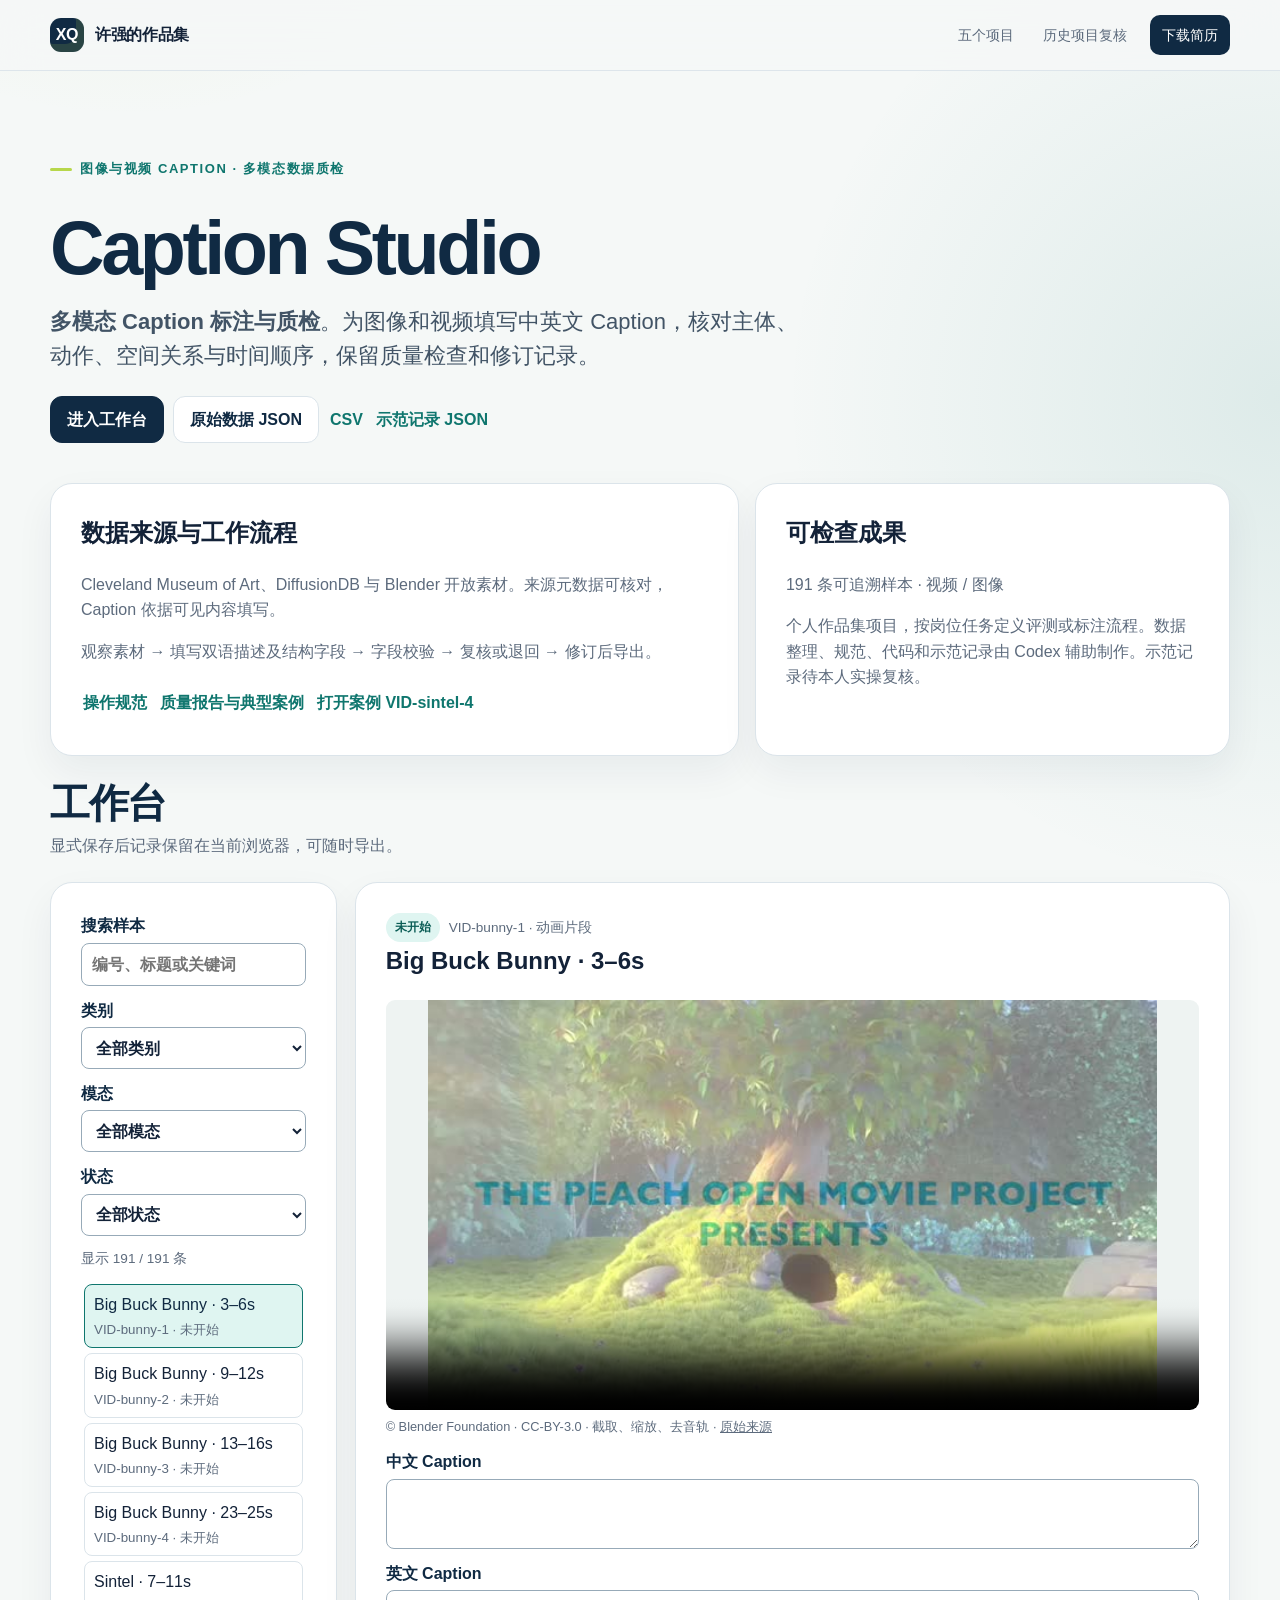
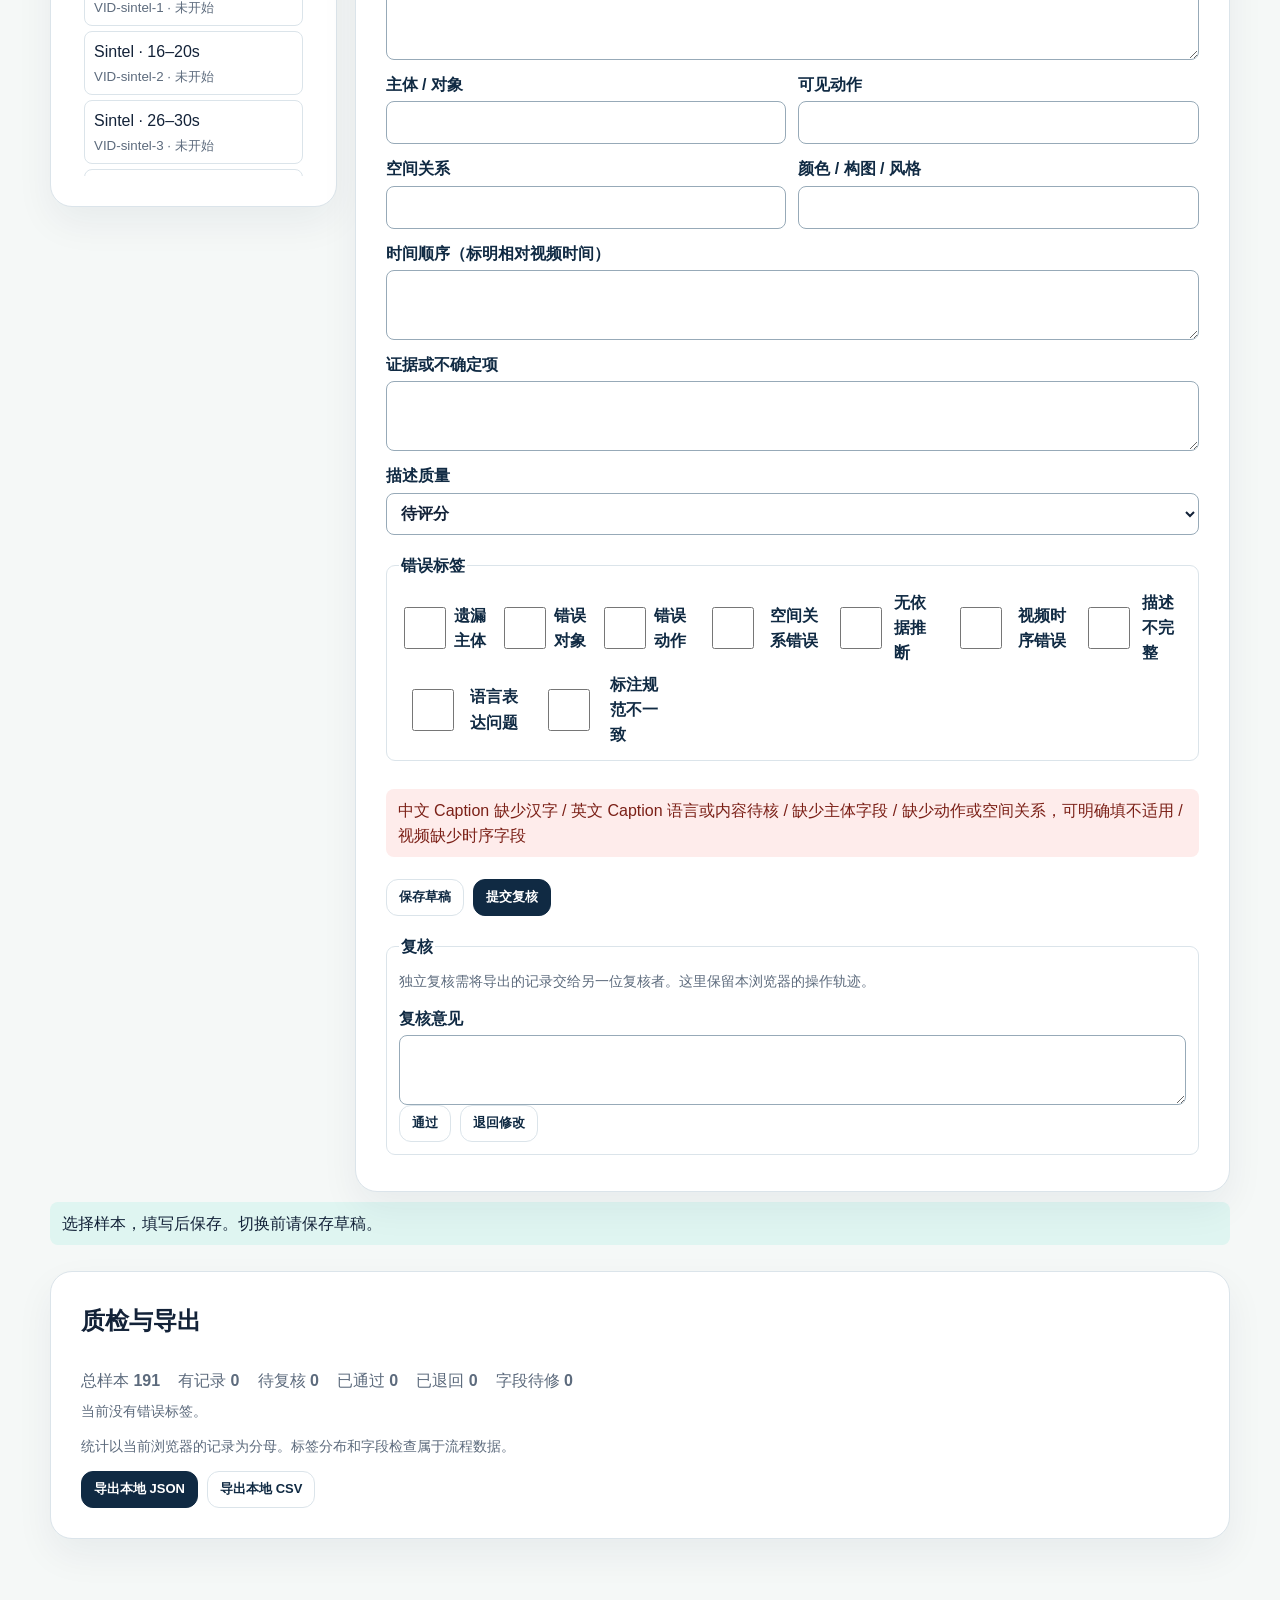
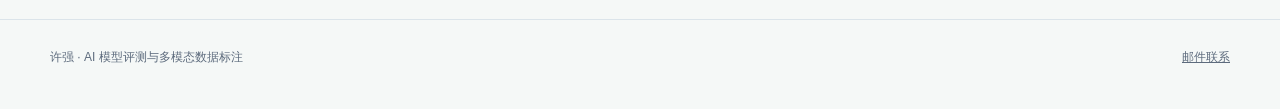
<file: caption.html>
<!doctype html>
<html lang="zh-CN"><head><meta charset="utf-8"><meta name="viewport" content="width=device-width,initial-scale=1">
<title>Caption Studio｜多模态 Caption 标注与质检</title><meta name="description" content="为图像和视频填写中英文 Caption，核对主体、动作、空间关系与时间顺序，保留质量检查和修订记录。">
<link rel="canonical" href="https://steve-ron.github.io/ai-product-ops-portfolio/caption.html"><meta property="og:type" content="website"><meta property="og:url" content="https://steve-ron.github.io/ai-product-ops-portfolio/caption.html">
<meta property="og:title" content="Caption Studio｜多模态 Caption 标注与质检"><meta property="og:description" content="为图像和视频填写中英文 Caption，核对主体、动作、空间关系与时间顺序，保留质量检查和修订记录。"><meta name="twitter:card" content="summary">
<link rel="stylesheet" href="style.css"><link rel="stylesheet" href="career.css"></head>
<body class="career-surface" data-workbench="caption"><div class="shell"><header class="topbar career-nav"><div class="topbar-inner">
      <a class="brand" href="index.html"><span class="brand-mark">XQ</span><span>许强的作品集</span></a>
      <nav class="nav" aria-label="主导航"><a href="index.html#projects">五个项目</a><a href="analysis-results.html">历史项目复核</a><a class="nav-cta" href="downloads/许强-AI模型评测与多模态数据标注-简历.pdf">下载简历</a></nav>
    </div></header><main class="page">
<section class="career-hero" aria-labelledby="title"><p class="eyebrow">图像与视频 Caption · 多模态数据质检</p><h1 class="page-title career-title" id="title">Caption Studio</h1>
  <p class="hero-lede"><strong>多模态 Caption 标注与质检</strong>。为图像和视频填写中英文 Caption，核对主体、动作、空间关系与时间顺序，保留质量检查和修订记录。</p><div class="career-tools"><a class="button" href="#workbench">进入工作台</a><a class="button secondary" href="downloads/career-data/caption.json" download>原始数据 JSON</a><a class="text-link" href="downloads/career-data/caption.csv" download>CSV</a><a class="text-link" href="downloads/career-data/caption-examples.json" download>示范记录 JSON</a></div></section>
<div class="career-details">
  <section class="project-card"><h2>数据来源与工作流程</h2><p>Cleveland Museum of Art、DiffusionDB 与 Blender 开放素材。来源元数据可核对，Caption 依据可见内容填写。</p><p>观察素材 → 填写双语描述及结构字段 → 字段校验 → 复核或退回 → 修订后导出。</p><div class="career-tools"><a class="text-link" href="downloads/career-data/caption-rubric.md">操作规范</a><a class="text-link" href="downloads/career-data/caption-report.md">质量报告与典型案例</a><a class="text-link" href="caption.html?sample=VID-sintel-4#workbench">打开案例 VID-sintel-4</a></div></section>
  <section class="project-card"><h2>可检查成果</h2><p id="career-summary">191 条可追溯样本</p><p>个人作品集项目，按岗位任务定义评测或标注流程。数据整理、规范、代码和示范记录由 Codex 辅助制作。示范记录待本人实操复核。</p></section>
</div>
<section id="workbench" aria-labelledby="work-heading"><div class="section-head"><div><h2 id="work-heading">工作台</h2><p>显式保存后记录保留在当前浏览器，可随时导出。</p></div></div>
<div class="career-workspace">
  <aside class="project-card career-stack career-controls" aria-label="样本筛选"><label>搜索样本<input id="career-search" type="search" placeholder="编号、标题或关键词"></label><label>类别<select id="career-category"><option value="">全部类别</option></select></label><label>模态<select id="career-modality"><option value="">全部模态</option></select></label><label>状态<select id="career-filter"><option value="">全部状态</option><option value="new">未开始</option><option value="draft">草稿</option><option value="submitted">待复核</option><option value="approved">已通过</option><option value="returned">已退回</option><option value="bad">有错误标签</option></select></label>
  <span id="career-matches" class="career-small">正在读取样本</span><div class="career-sample-list" id="career-list"></div></aside>
  <article class="project-card career-record" id="career-record"><p>正在读取样本…</p></article>
</div>
<p id="career-status" class="career-qa" role="status" aria-live="polite">选择样本，填写后保存。切换前请保存草稿。</p>
</section>
<section class="project-card career-report"><h2>质检与导出</h2><div class="career-counts" id="career-counts"></div><div id="career-bars"></div><p class="career-small">统计以当前浏览器的记录为分母。标签分布和字段检查属于流程数据。</p>
<div class="career-tools"><button type="button" class="button small" data-export="json">导出本地 JSON</button><button type="button" class="button small secondary" data-export="csv">导出本地 CSV</button></div></section>
</main>
<footer class="footer"><div class="footer-inner"><span>许强 · AI 模型评测与多模态数据标注</span><a href="mailto:3420260662@bit.edu.cn">邮件联系</a></div></footer></div><script src="workflow-core.js"></script><script src="common.js"></script><script src="career-core.js"></script><script src="career-workbench.js"></script></body></html>
</file>
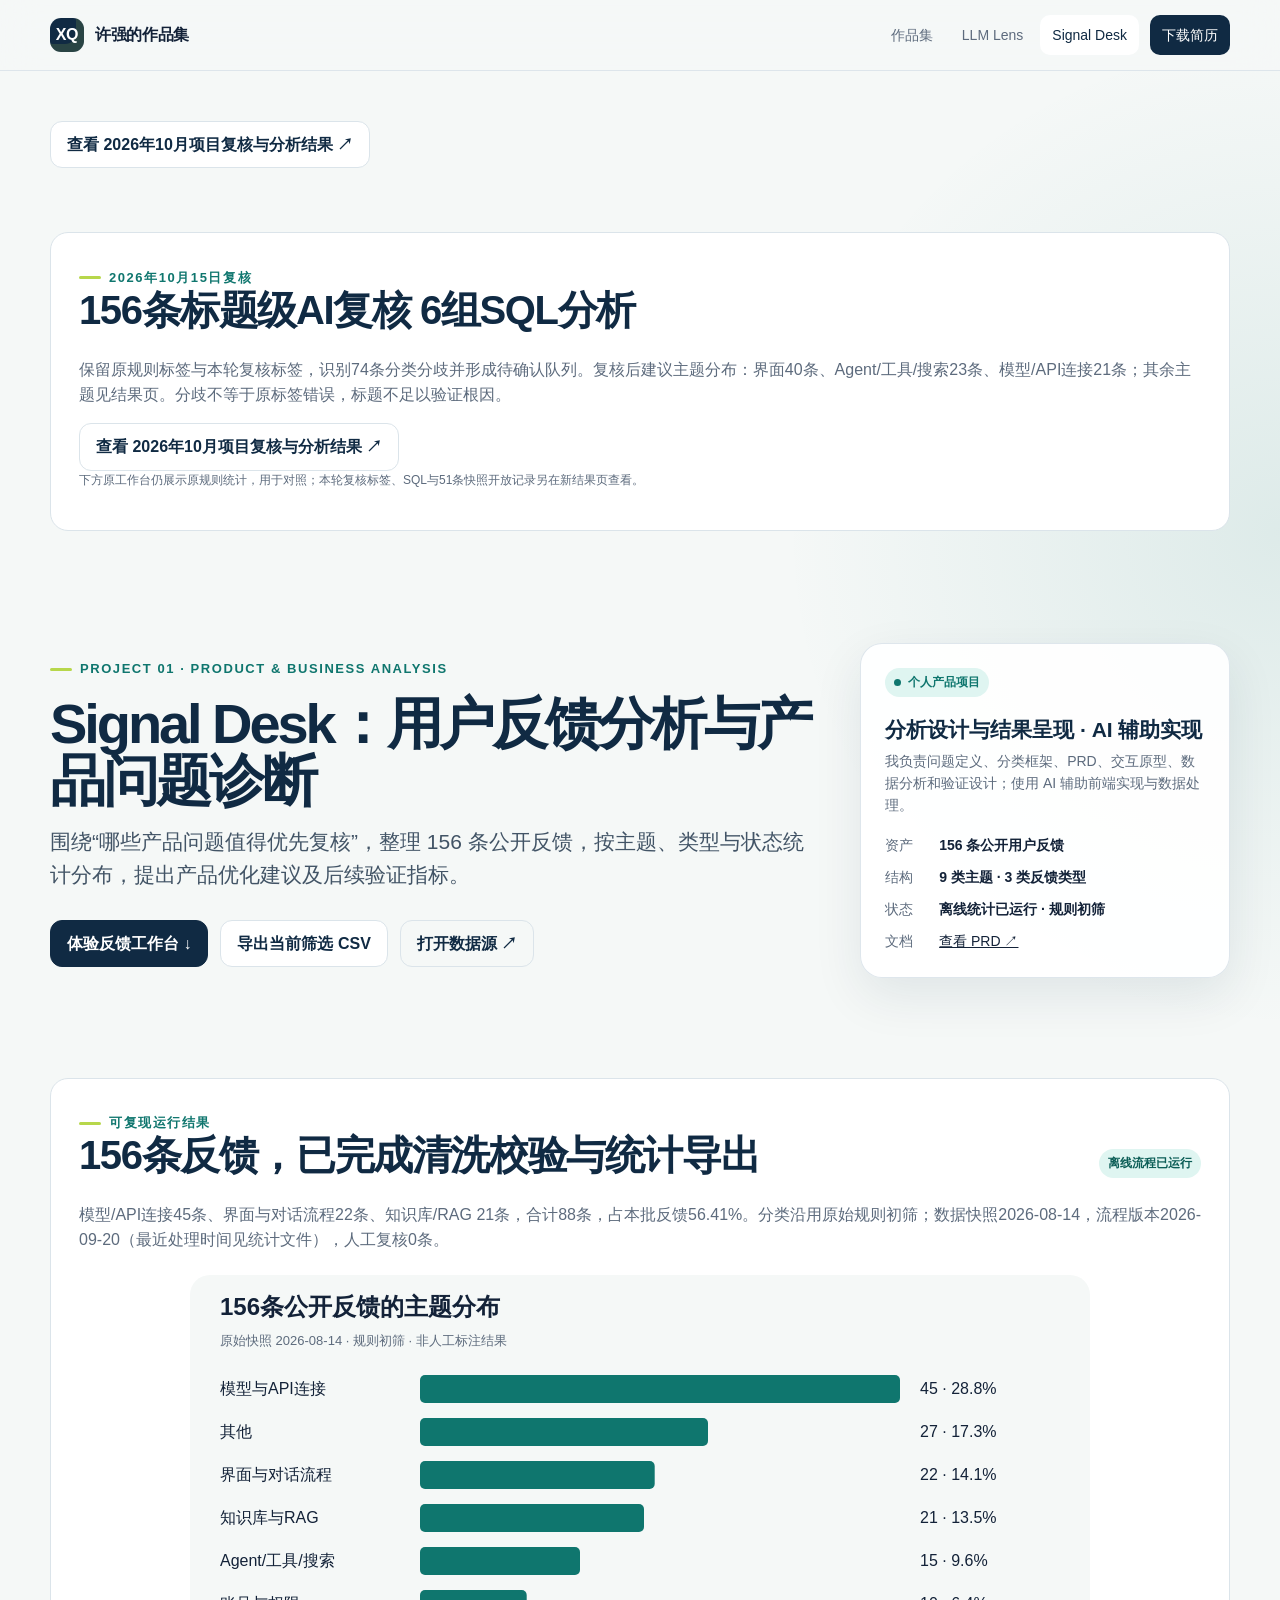
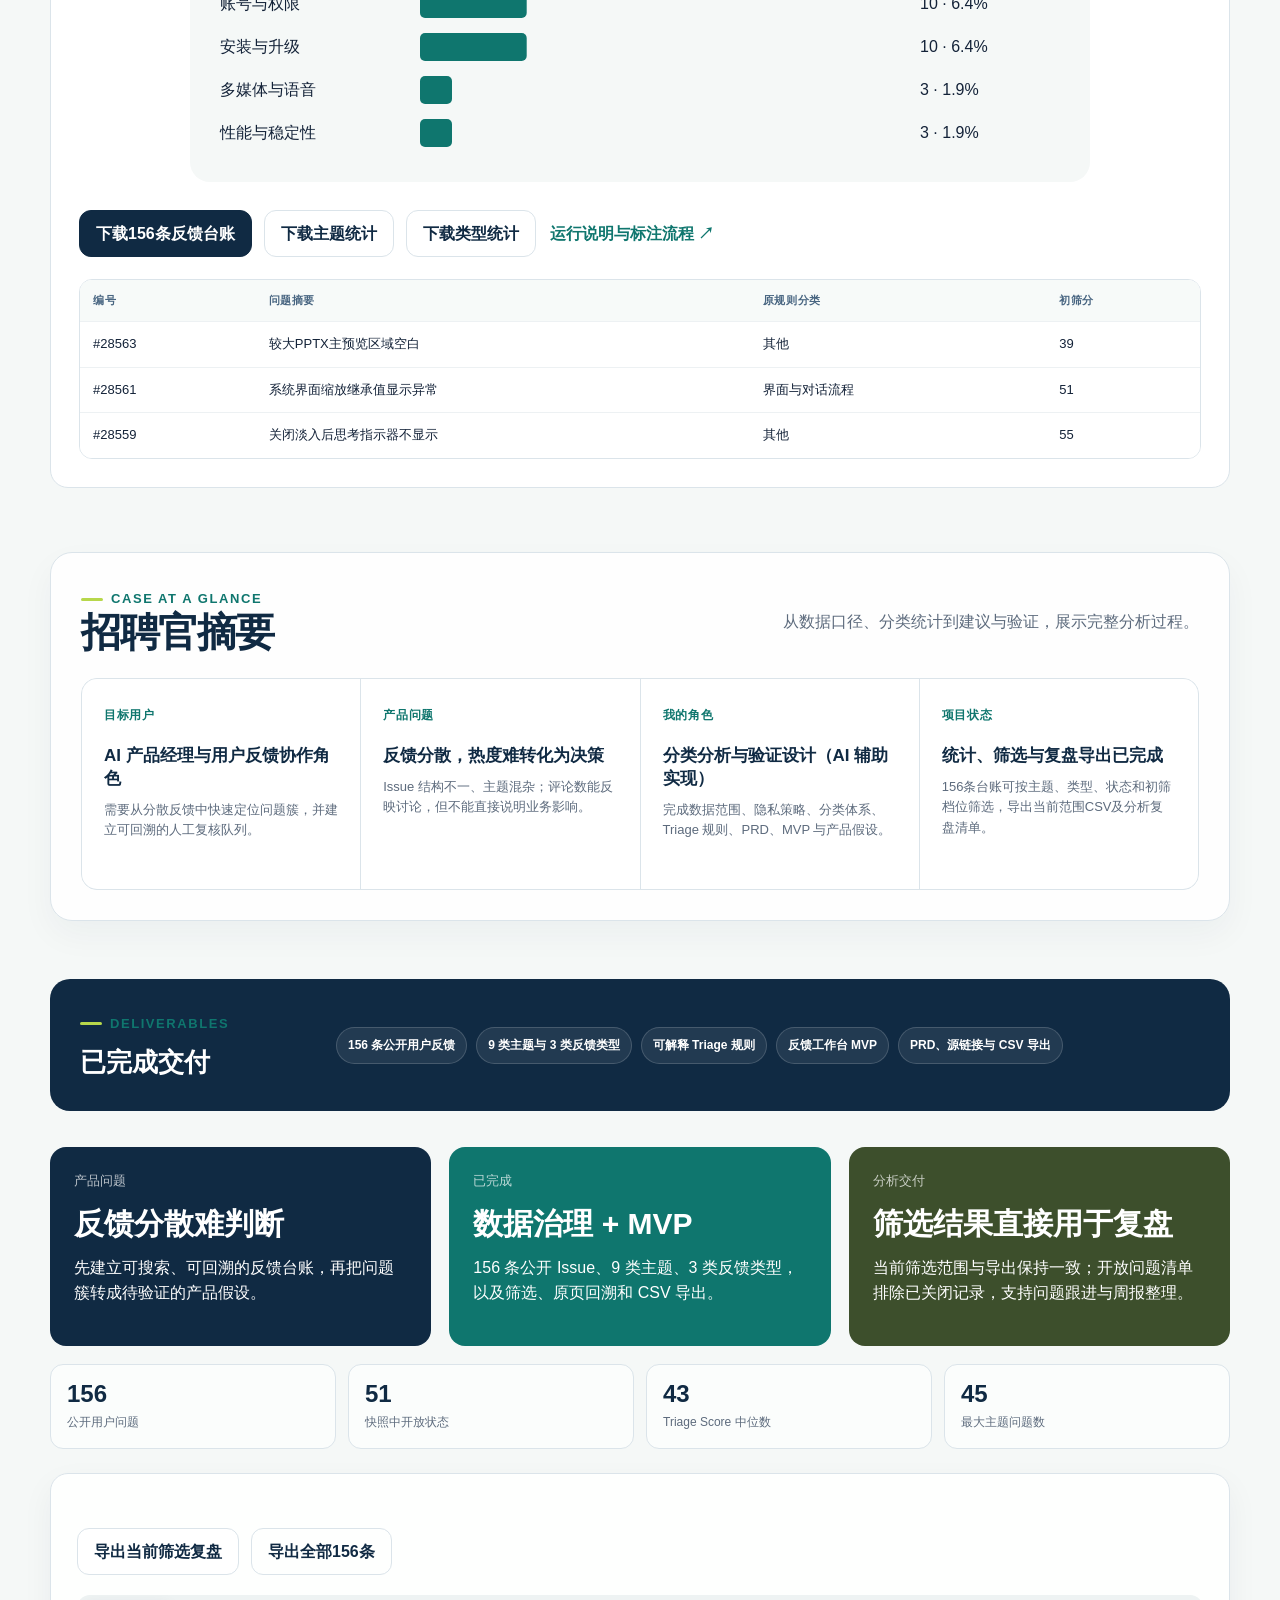
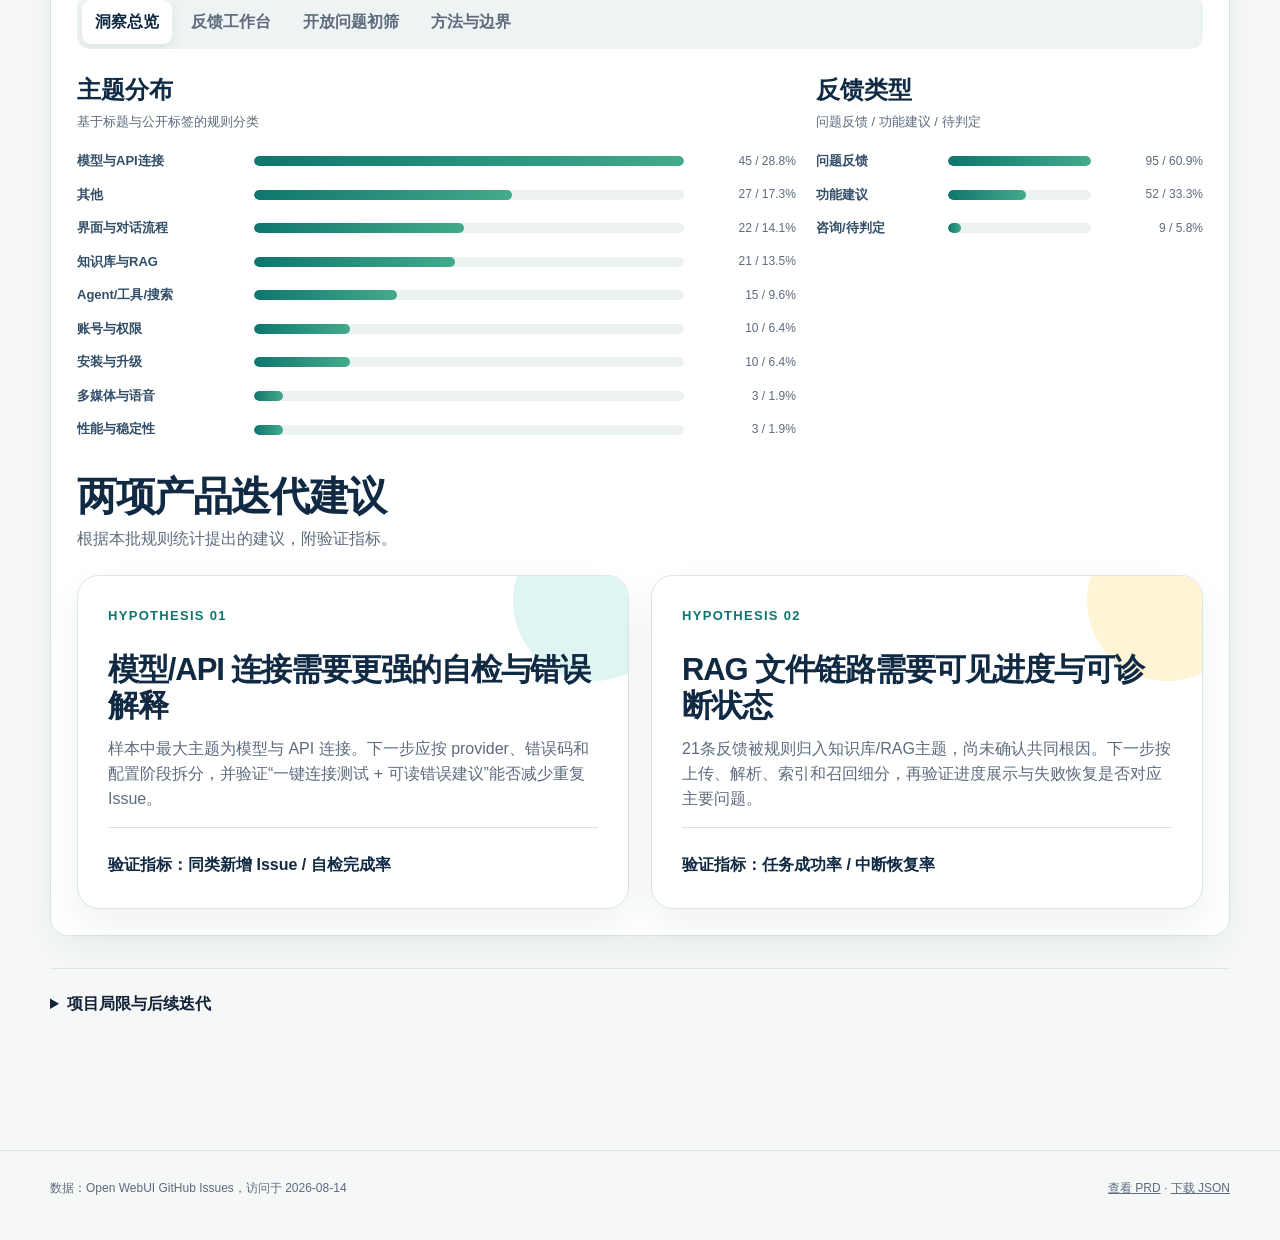
<file: feedback-insight.html>
<!doctype html>
<html lang="zh-CN">
<head>
  <meta charset="utf-8"><meta name="viewport" content="width=device-width,initial-scale=1">
  <meta name="description" content="Signal Desk：许强设计的 AI 产品用户反馈聚类与需求初筛工作台，包含 156 条公开反馈、9 类主题和可追溯的人工复核队列。">
  <link rel="canonical" href="https://steve-ron.github.io/ai-product-ops-portfolio/feedback-insight.html">
  <meta property="og:type" content="article">
  <meta property="og:url" content="https://steve-ron.github.io/ai-product-ops-portfolio/feedback-insight.html">
  <meta property="og:title" content="Signal Desk｜用户反馈分析与产品问题诊断">
  <meta property="og:description" content="从 156 条分散 Issue 到可追溯产品输入：数据治理、问题聚类、产品假设与人工复核。">
  <meta name="twitter:card" content="summary">
  <meta name="twitter:title" content="Signal Desk｜用户反馈分析与产品问题诊断">
  <meta name="twitter:description" content="156 条公开反馈、9 类主题、3 类反馈类型，以及可下载的数据结果。">
  <title>Signal Desk｜用户反馈分析与产品问题诊断｜许强</title>
  <link rel="stylesheet" href="style.css?v=20261015">
</head>
<body data-page="feedback">
<header class="topbar"><div class="topbar-inner"><a class="brand" href="index.html" aria-label="许强作品集首页"><span class="brand-mark">XQ</span><span>许强的作品集</span></a><nav class="nav" aria-label="主导航"><a href="index.html" data-page="home">作品集</a><a href="llm-eval.html" data-page="eval">LLM Lens</a><a href="feedback-insight.html" data-page="feedback">Signal Desk</a><a class="nav-cta" href="downloads/许强-AI模型评测与多模态数据标注-简历.pdf">下载简历</a></nav></div></header>
  <main class="page"><section class="section"><a class="button secondary" href="analysis-results.html">查看 2026年10月项目复核与分析结果 ↗</a></section>
    <section class="section run-evidence"><div class="section-head"><div><span class="eyebrow">2026年10月15日复核</span><h2>156条标题级AI复核 6组SQL分析</h2></div></div><p>保留原规则标签与本轮复核标签，识别74条分类分歧并形成待确认队列。复核后建议主题分布：界面40条、Agent/工具/搜索23条、模型/API连接21条；其余主题见结果页。分歧不等于原标签错误，标题不足以验证根因。</p><a class="button secondary" href="analysis-results.html">查看 2026年10月项目复核与分析结果 ↗</a><p class="small muted">下方原工作台仍展示原规则统计，用于对照；本轮复核标签、SQL与51条快照开放记录另在新结果页查看。</p></section><section class="hero case-hero">
      <div><span class="eyebrow">Project 01 · Product &amp; business analysis</span><h1 class="page-title">Signal Desk：用户反馈分析与产品问题诊断</h1><p class="hero-lede">围绕“哪些产品问题值得优先复核”，整理 156 条公开反馈，按主题、类型与状态统计分布，提出产品优化建议及后续验证指标。</p><div class="hero-actions"><a class="button" href="#workbench">体验反馈工作台 ↓</a><button class="button secondary" id="export-feedback">导出当前筛选 CSV</button><a class="button ghost" href="https://github.com/open-webui/open-webui/issues" target="_blank" rel="noreferrer">打开数据源 ↗</a></div></div>
      <aside class="hero-card case-facts"><span class="status-pill"><span aria-hidden="true"></span>个人产品项目</span><strong>分析设计与结果呈现 · AI 辅助实现</strong><p>我负责问题定义、分类框架、PRD、交互原型、数据分析和验证设计；使用 AI 辅助前端实现与数据处理。</p><div class="contact-list"><div class="contact-item"><span>资产</span><b>156 条公开用户反馈</b></div><div class="contact-item"><span>结构</span><b>9 类主题 · 3 类反馈类型</b></div><div class="contact-item"><span>状态</span><b>离线统计已运行 · 规则初筛</b></div><div class="contact-item"><span>文档</span><a href="prd-signal-desk.md">查看 PRD ↗</a></div></div></aside>
    </section>


    <section class="section run-evidence" id="results">
      <div class="section-head"><div><span class="eyebrow">可复现运行结果</span><h2>156条反馈，已完成清洗校验与统计导出</h2></div><span class="badge teal">离线流程已运行</span></div>
      <p>模型/API连接45条、界面与对话流程22条、知识库/RAG 21条，合计88条，占本批反馈56.41%。分类沿用原始规则初筛；数据快照2026-08-14，流程版本2026-09-20（最近处理时间见统计文件），人工复核0条。</p>
      <img class="result-chart" src="downloads/runs/signal-themes.svg" alt="156条反馈的9类主题分布：模型与API连接45条，其他27条，界面22条，RAG21条" loading="lazy">
      <div class="hero-actions"><a class="button" href="downloads/runs/signal-feedback.csv">下载156条反馈台账</a><a class="button secondary" href="downloads/runs/signal-themes.csv">下载主题统计</a><a class="button secondary" href="downloads/runs/signal-types.csv">下载类型统计</a><a class="text-link" href="docs/runbook.md">运行说明与标注流程 ↗</a></div>
      <div class="table-wrap"><table><thead><tr><th>编号</th><th>问题摘要</th><th>原规则分类</th><th>初筛分</th></tr></thead><tbody><tr><td>#28563</td><td>较大PPTX主预览区域空白</td><td>其他</td><td>39</td></tr><tr><td>#28561</td><td>系统界面缩放继承值显示异常</td><td>界面与对话流程</td><td>51</td></tr><tr><td>#28559</td><td>关闭淡入后思考指示器不显示</td><td>其他</td><td>55</td></tr></tbody></table></div>
    </section>
    <section class="case-summary" aria-labelledby="recruiter-summary">
      <div class="section-head compact"><div><span class="eyebrow">Case at a glance</span><h2 id="recruiter-summary">招聘官摘要</h2></div><p>从数据口径、分类统计到建议与验证，展示完整分析过程。</p></div>
      <div class="case-summary-grid">
        <article><span>目标用户</span><h3>AI 产品经理与用户反馈协作角色</h3><p>需要从分散反馈中快速定位问题簇，并建立可回溯的人工复核队列。</p></article>
        <article><span>产品问题</span><h3>反馈分散，热度难转化为决策</h3><p>Issue 结构不一、主题混杂；评论数能反映讨论，但不能直接说明业务影响。</p></article>
        <article><span>我的角色</span><h3>分类分析与验证设计（AI 辅助实现）</h3><p>完成数据范围、隐私策略、分类体系、Triage 规则、PRD、MVP 与产品假设。</p></article>
        <article><span>项目状态</span><h3>统计、筛选与复盘导出已完成</h3><p>156条台账可按主题、类型、状态和初筛档位筛选，导出当前范围CSV及分析复盘清单。</p></article>
      </div>
    </section>



    <section class="delivery-strip" aria-label="已完成交付">
      <div><span class="eyebrow">Deliverables</span><h2>已完成交付</h2></div>
      <ul><li>156 条公开用户反馈</li><li>9 类主题与 3 类反馈类型</li><li>可解释 Triage 规则</li><li>反馈工作台 MVP</li><li>PRD、源链接与 CSV 导出</li></ul>
    </section>



    <section class="evidence-grid" aria-label="项目快速说明">
      <article class="evidence-card"><span>产品问题</span><strong>反馈分散难判断</strong><p>先建立可搜索、可回溯的反馈台账，再把问题簇转成待验证的产品假设。</p></article>
      <article class="evidence-card"><span>已完成</span><strong>数据治理 + MVP</strong><p>156 条公开 Issue、9 类主题、3 类反馈类型，以及筛选、原页回溯和 CSV 导出。</p></article>
      <article class="evidence-card"><span>分析交付</span><strong>筛选结果直接用于复盘</strong><p>当前筛选范围与导出保持一致；开放问题清单排除已关闭记录，支持问题跟进与周报整理。</p></article>
    </section>

    <section class="kpi-row"><article class="kpi"><strong id="fb-total">156</strong><span>公开用户问题</span></article><article class="kpi"><strong id="fb-open">51</strong><span>快照中开放状态</span></article><article class="kpi"><strong id="fb-median">43</strong><span>Triage Score 中位数</span></article><article class="kpi"><strong id="fb-top-theme">45</strong><span>最大主题问题数</span></article></section>

    <section class="panel workbench-panel" id="workbench">
      <div class="hero-actions workbench-actions"><button class="button secondary" id="export-weekly">导出当前筛选复盘</button><button class="button ghost" id="export-all-feedback">导出全部156条</button></div><div class="tabs" data-tabs><button class="tab active" data-tab="insight">洞察总览</button><button class="tab" data-tab="inbox">反馈工作台</button><button class="tab" data-tab="priority">开放问题初筛</button><button class="tab" data-tab="method">方法与边界</button></div>

      <div class="tab-panel" data-tab-panel="insight">
        <div class="dashboard-grid" style="margin-top:22px">
          <section><div class="panel-title"><div><h2>主题分布</h2><p>基于标题与公开标签的规则分类</p></div></div><div id="theme-bars" class="bars"></div></section>
          <aside><div class="panel-title"><div><h2>反馈类型</h2><p>问题反馈 / 功能建议 / 待判定</p></div></div><div id="type-bars" class="bars"></div></aside>
        </div>
        <div class="section-head" style="margin-top:34px"><div><h2>两项产品迭代建议</h2><p>根据本批规则统计提出的建议，附验证指标。</p></div></div>
        <div class="project-grid">
          <article class="project-card" style="min-height:0"><span class="project-index">HYPOTHESIS 01</span><h3>模型/API 连接需要更强的自检与错误解释</h3><p>样本中最大主题为模型与 API 连接。下一步应按 provider、错误码和配置阶段拆分，并验证“一键连接测试 + 可读错误建议”能否减少重复 Issue。</p><div class="project-footer"><strong>验证指标：同类新增 Issue / 自检完成率</strong></div></article>
          <article class="project-card alt" style="min-height:0"><span class="project-index">HYPOTHESIS 02</span><h3>RAG 文件链路需要可见进度与可诊断状态</h3><p>21条反馈被规则归入知识库/RAG主题，尚未确认共同根因。下一步按上传、解析、索引和召回细分，再验证进度展示与失败恢复是否对应主要问题。</p><div class="project-footer"><strong>验证指标：任务成功率 / 中断恢复率</strong></div></article>
        </div>
      </div>

      <div class="tab-panel" data-tab-panel="inbox" hidden>
        <div class="toolbar">
          <div class="field grow"><label for="fb-search">搜索标题 / 标签</label><input id="fb-search" placeholder="例如：RAG、login、model"></div>
          <div class="field"><label for="fb-theme">主题</label><select id="fb-theme"><option value="">全部</option></select></div>
          <div class="field"><label for="fb-type">类型</label><select id="fb-type"><option value="">全部</option></select></div>
          <div class="field"><label for="fb-state">状态</label><select id="fb-state"><option value="">全部</option></select></div>
          <div class="field"><label for="fb-band">初筛档位</label><select id="fb-band"><option value="">全部</option></select></div>
        </div>
        <div class="table-wrap"><table><thead><tr><th>Issue / 日期</th><th>标题</th><th>主题与类型</th><th>互动</th><th>Triage</th><th>证据</th></tr></thead><tbody id="feedback-table"></tbody></table></div><p id="feedback-count" class="small muted" style="margin:12px 0 0"></p>
      </div>

      <div class="tab-panel" data-tab-panel="priority" hidden>
        <div class="notice warn" style="margin-top:22px"><span class="notice-icon">!</span><div><strong>Triage Score ≠ 产品优先级</strong><p>分数只组合公开互动、状态、问题/建议类型与少量阻塞关键词。没有用户规模、商业影响、修复成本和战略目标，不能直接排研发资源。</p></div></div>
        <div class="panel-title" style="margin-top:26px"><div><h2>开放问题 Top 20 初筛候选</h2><p>为人工复核排序，不做自动决策</p></div></div>
        <div id="priority-grid" class="case-grid"></div>
      </div>

      <div class="tab-panel" data-tab-panel="method" hidden>
        <div class="split-grid" style="margin-top:22px">
          <section><div class="panel-title"><div><h2>数据处理流程</h2></div></div><div class="steps"><div class="step"><h3>抓取公开 Issues</h3><p>通过 GitHub 公共 API 分页读取，访问日期 2026-08-14。</p></div><div class="step"><h3>删除 PR 与身份字段</h3><p>仅保留 Issue；不收集用户名、正文、日志或评论内容。</p></div><div class="step"><h3>规则分类与初筛</h3><p>以标题和公开标签判断主题/类型，计算可解释的 Triage Score。</p></div><div class="step"><h3>保留源链接与未知项</h3><p>每条记录可回到原页；无法可靠归类时保留“其他/待判定”。</p></div></div></section>
          <section><div class="panel-title"><div><h2>分析边界</h2></div></div><div class="audit-list"><div class="audit-item"><span class="audit-num">×</span><div><h3>不能代表全部用户</h3><p>GitHub Issue 提交者更偏技术用户，且会受到项目治理方式影响。</p></div></div><div class="audit-item"><span class="audit-num">×</span><div><h3>不能用评论数代替业务损失</h3><p>讨论热度只是信号，不等于受影响用户数、收入或留存。</p></div></div><div class="audit-item"><span class="audit-num">×</span><div><h3>不能把规则分类当作标注真值</h3><p>规则可复核但覆盖有限；生产环境需要人工抽检与版本化评估。</p></div></div></section>
        </div>
      </div>
    </section>

    <details class="limitations"><summary>项目局限与后续迭代</summary>    <section class="notice"><span class="notice-icon">✓</span><div><strong>真实性与隐私边界</strong><p>项目只保留公开 Issue 标题、状态、时间、标签、评论数、reaction 与原页链接；主动删除用户名和正文。分类与 Triage 是可解释初筛，不代表真实业务优先级。</p></div></section>    <section class="section decision-section">
      <div class="section-head compact"><div><span class="eyebrow">Product decisions</span><h2>关键产品判断</h2></div><p>重点不是把所有反馈自动打分，而是让每一步都能回到原始证据。</p></div>
      <div class="decision-grid">
        <article><span>01</span><h3>先做隐私最小化，再进入分析</h3><p>删除用户名、正文、日志和评论内容，只保留完成主题聚类与源页回溯所需的公开字段。</p></article>
        <article><span>02</span><h3>保留“其他”和“待判定”</h3><p>标题规则无法覆盖完整语义；允许未知项比为了图表整齐而强行归类更可信。</p></article>
        <article><span>03</span><h3>Triage 只用于人工复核队列</h3><p>互动、状态和阻塞关键词不能替代用户规模、商业影响、研发成本与战略优先级。</p></article>
      </div>
    </section><p><strong>人工标注抽检：</strong>后续优先复核27条“其他”与9条“咨询/待判定”记录（两组可能重叠），记录分歧后修订分类规则，再评估双人一致性。</p></details>
  </main>
  <footer class="footer"><div class="footer-inner"><span>数据：Open WebUI GitHub Issues，访问于 2026-08-14</span><span><a href="prd-signal-desk.md">查看 PRD</a> · <a href="feedback_issues.json">下载 JSON</a></span></div></footer>
  <script src="feedback_issues.js?v=20261015"></script><script src="feedback_summary.js?v=20261015"></script><script src="workflow-core.js?v=20261015"></script><script src="common.js?v=20261015"></script><script src="feedback.js?v=20261015"></script>
</body>
</html>
</file>
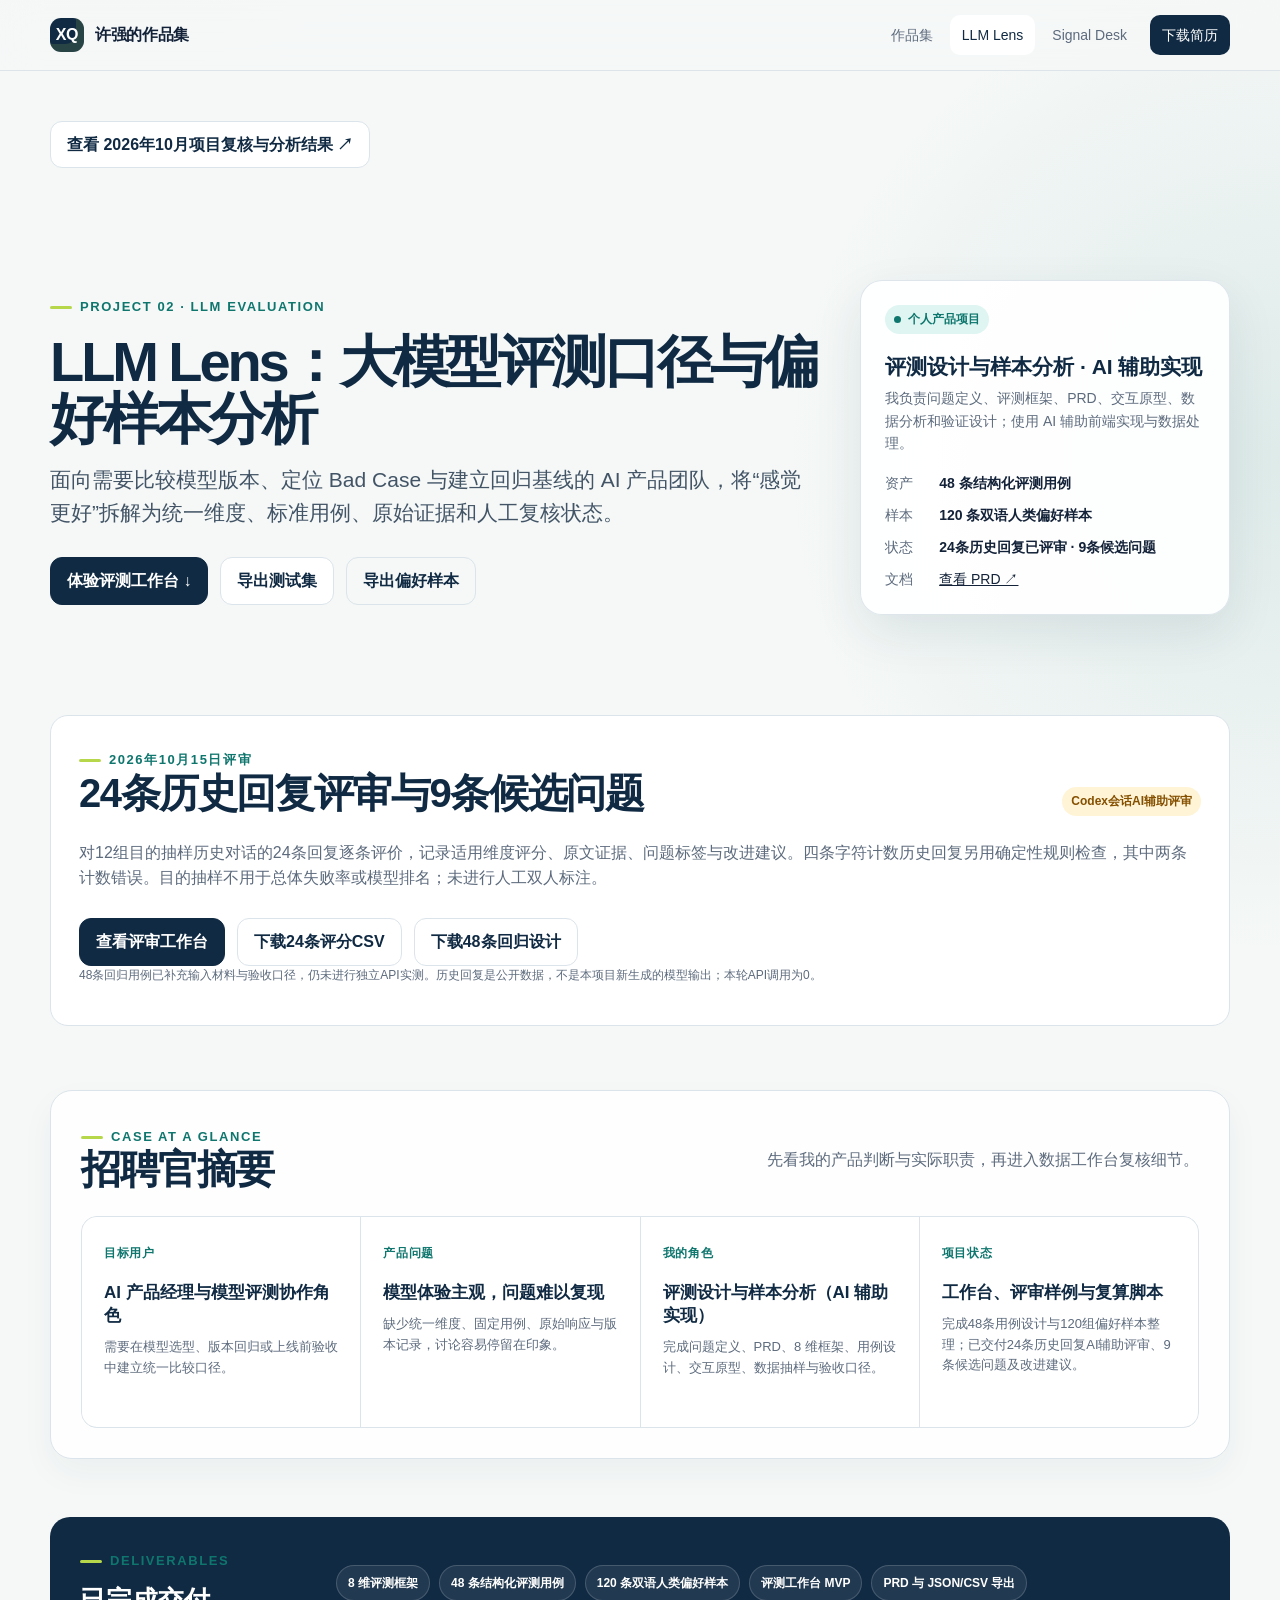
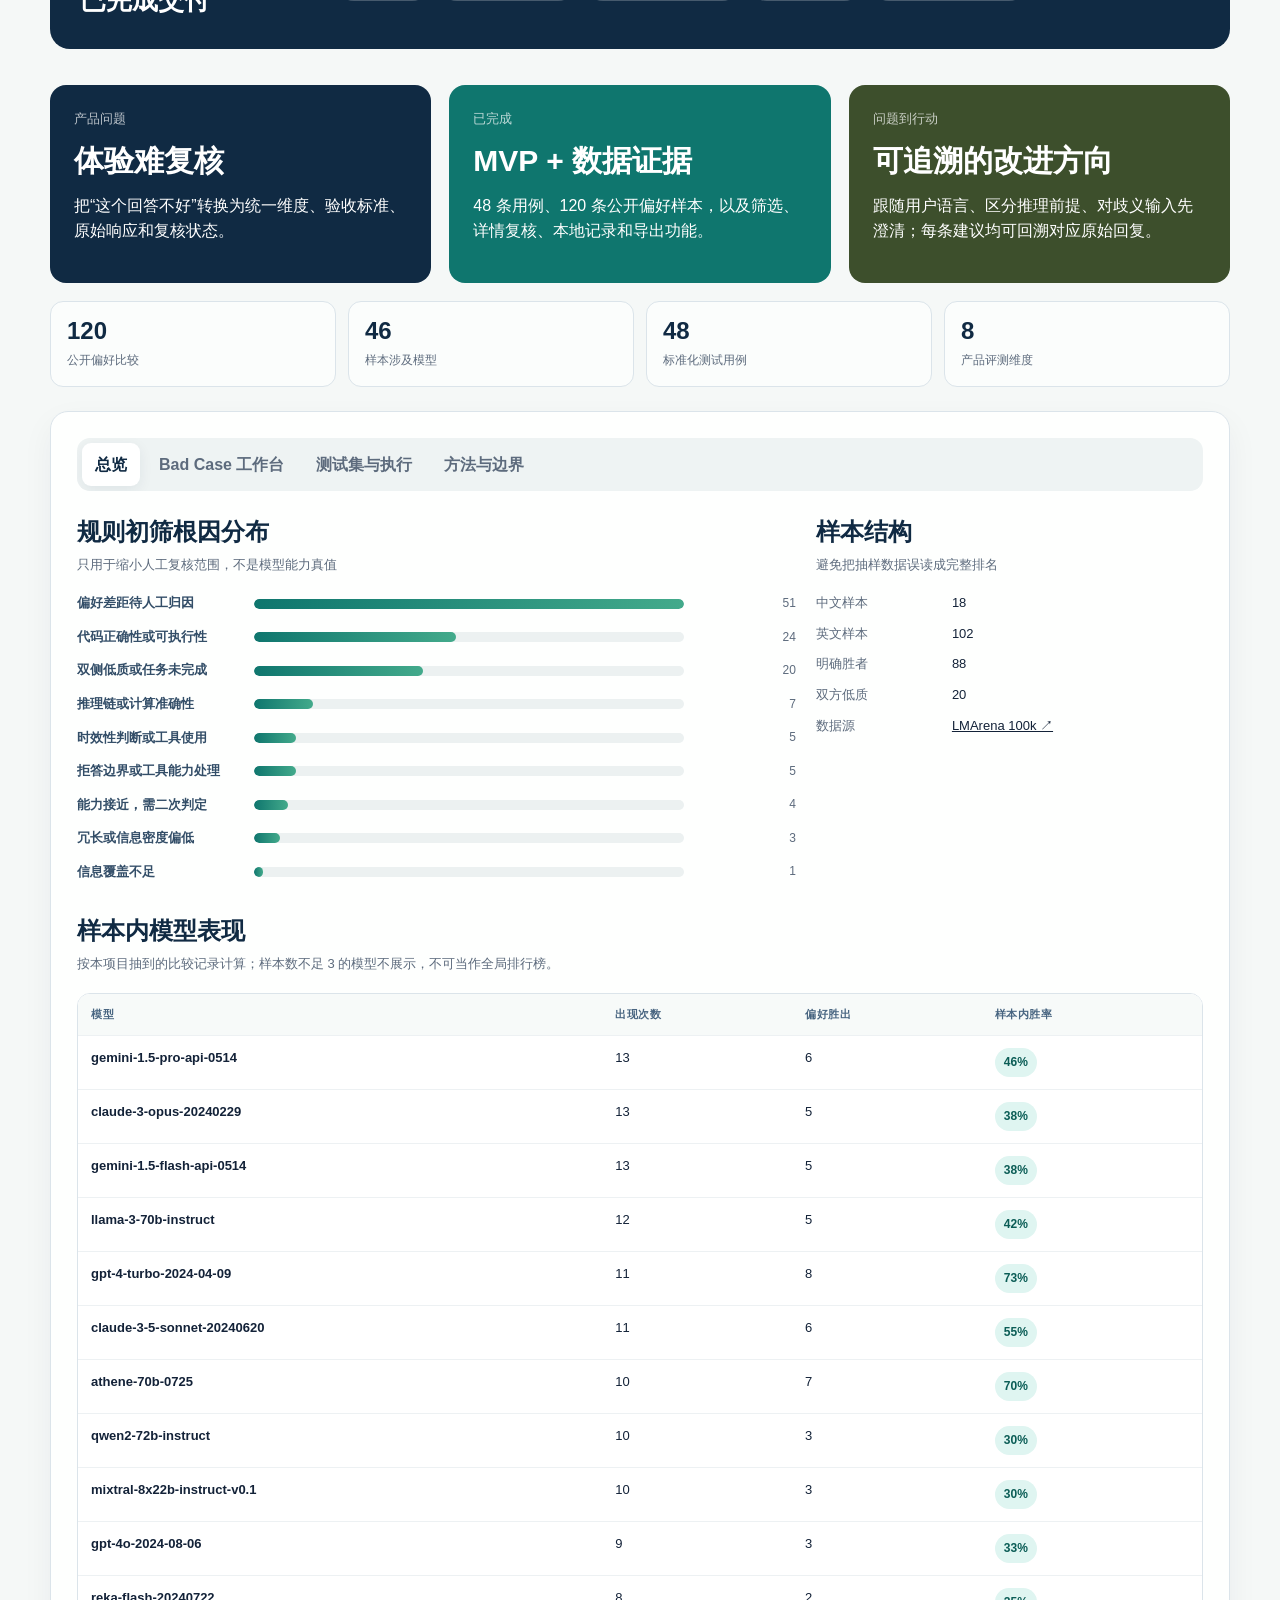
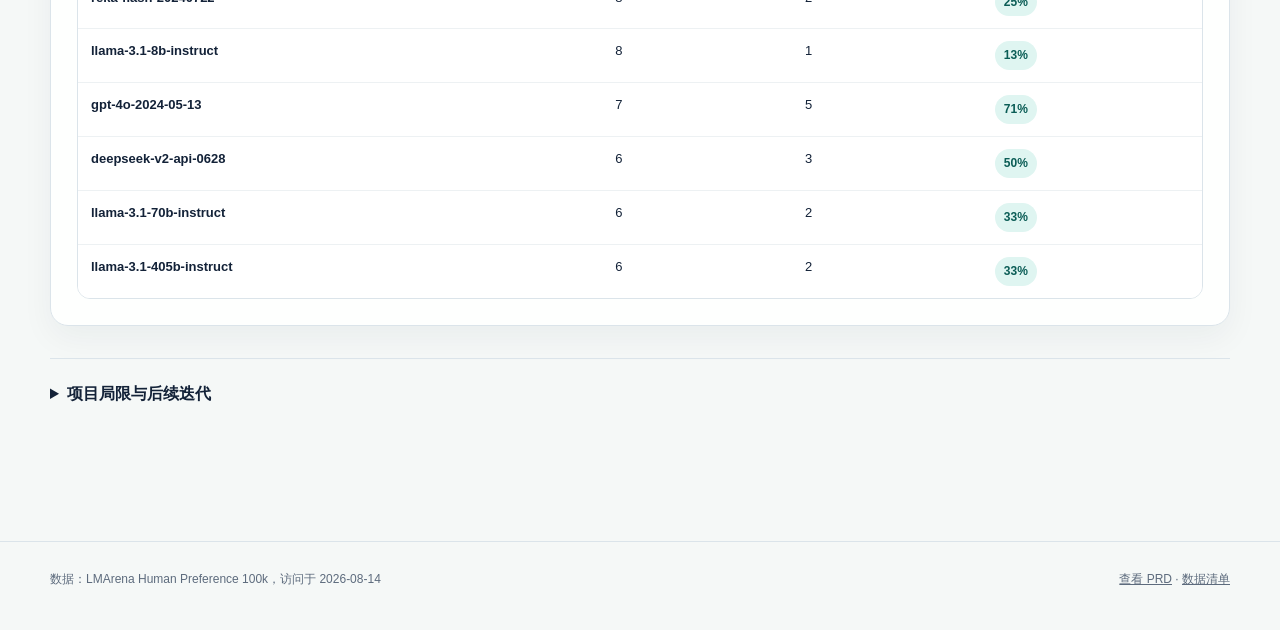
<file: llm-eval.html>
<!doctype html>
<html lang="zh-CN">
<head>
  <meta charset="utf-8"><meta name="viewport" content="width=device-width,initial-scale=1">
  <meta name="description" content="LLM Lens：许强设计的大模型应用选型与回归测试工作台，包含 8 个评测维度、48 条结构化用例和 120 条双语人类偏好样本。">
  <link rel="canonical" href="https://steve-ron.github.io/ai-product-ops-portfolio/llm-eval.html">
  <meta property="og:type" content="article">
  <meta property="og:url" content="https://steve-ron.github.io/ai-product-ops-portfolio/llm-eval.html">
  <meta property="og:title" content="LLM Lens｜大模型评测口径与偏好样本分析">
  <meta property="og:description" content="从主观体验到可复核评测决策：产品问题、关键判断、评测资产与交互 MVP。">
  <meta name="twitter:card" content="summary">
  <meta name="twitter:title" content="LLM Lens｜大模型评测口径与偏好样本分析">
  <meta name="twitter:description" content="8 个维度、48 条用例、120 条偏好样本，以及可追溯的评测资产。">
  <title>LLM Lens｜大模型评测口径与偏好样本分析｜许强</title>
  <link rel="stylesheet" href="style.css?v=20261015">
</head>
<body data-page="eval">
<header class="topbar"><div class="topbar-inner"><a class="brand" href="index.html" aria-label="许强作品集首页"><span class="brand-mark">XQ</span><span>许强的作品集</span></a><nav class="nav" aria-label="主导航"><a href="index.html" data-page="home">作品集</a><a href="llm-eval.html" data-page="eval">LLM Lens</a><a href="feedback-insight.html" data-page="feedback">Signal Desk</a><a class="nav-cta" href="downloads/许强-AI模型评测与多模态数据标注-简历.pdf">下载简历</a></nav></div></header>
  <main class="page"><section class="section"><a class="button secondary" href="analysis-results.html">查看 2026年10月项目复核与分析结果 ↗</a></section>
    <section class="hero case-hero">
      <div><span class="eyebrow">Project 02 · LLM evaluation</span><h1 class="page-title">LLM Lens：大模型评测口径与偏好样本分析</h1><p class="hero-lede">面向需要比较模型版本、定位 Bad Case 与建立回归基线的 AI 产品团队，将“感觉更好”拆解为统一维度、标准用例、原始证据和人工复核状态。</p><div class="hero-actions"><a class="button" href="#workbench">体验评测工作台 ↓</a><button class="button secondary" id="export-tests">导出测试集</button><button class="button ghost" id="export-arena">导出偏好样本</button></div></div>
      <aside class="hero-card case-facts"><span class="status-pill"><span aria-hidden="true"></span>个人产品项目</span><strong>评测设计与样本分析 · AI 辅助实现</strong><p>我负责问题定义、评测框架、PRD、交互原型、数据分析和验证设计；使用 AI 辅助前端实现与数据处理。</p><div class="contact-list"><div class="contact-item"><span>资产</span><b>48 条结构化评测用例</b></div><div class="contact-item"><span>样本</span><b>120 条双语人类偏好样本</b></div><div class="contact-item"><span>状态</span><b>24条历史回复已评审 · 9条候选问题</b></div><div class="contact-item"><span>文档</span><a href="prd-llm-lens.md">查看 PRD ↗</a></div></div></aside>
    </section>


    <section class="section run-evidence" id="results">
<div class="section-head"><div><span class="eyebrow">2026年10月15日评审</span><h2>24条历史回复评审与9条候选问题</h2></div><span class="badge amber">Codex会话AI辅助评审</span></div>
<p>对12组目的抽样历史对话的24条回复逐条评价，记录适用维度评分、原文证据、问题标签与改进建议。四条字符计数历史回复另用确定性规则检查，其中两条计数错误。目的抽样不用于总体失败率或模型排名；未进行人工双人标注。</p>
<div class="hero-actions"><a class="button" href="analysis-results.html#llm">查看评审工作台</a><a class="button secondary" href="downloads/evidence-20261015/llm-review-24.csv">下载24条评分CSV</a><a class="button secondary" href="downloads/evidence-20261015/regression-cases-48.json">下载48条回归设计</a></div>
<p class="small muted">48条回归用例已补充输入材料与验收口径，仍未进行独立API实测。历史回复是公开数据，不是本项目新生成的模型输出；本轮API调用为0。</p>
</section>
    <section class="case-summary" aria-labelledby="recruiter-summary">
      <div class="section-head compact"><div><span class="eyebrow">Case at a glance</span><h2 id="recruiter-summary">招聘官摘要</h2></div><p>先看我的产品判断与实际职责，再进入数据工作台复核细节。</p></div>
      <div class="case-summary-grid">
        <article><span>目标用户</span><h3>AI 产品经理与模型评测协作角色</h3><p>需要在模型选型、版本回归或上线前验收中建立统一比较口径。</p></article>
        <article><span>产品问题</span><h3>模型体验主观，问题难以复现</h3><p>缺少统一维度、固定用例、原始响应与版本记录，讨论容易停留在印象。</p></article>
        <article><span>我的角色</span><h3>评测设计与样本分析（AI 辅助实现）</h3><p>完成问题定义、PRD、8 维框架、用例设计、交互原型、数据抽样与验收口径。</p></article>
        <article><span>项目状态</span><h3>工作台、评审样例与复算脚本</h3><p>完成48条用例设计与120组偏好样本整理；已交付24条历史回复AI辅助评审、9条候选问题及改进建议。</p></article>
      </div>
    </section>



    <section class="delivery-strip" aria-label="已完成交付">
      <div><span class="eyebrow">Deliverables</span><h2>已完成交付</h2></div>
      <ul><li>8 维评测框架</li><li>48 条结构化评测用例</li><li>120 条双语人类偏好样本</li><li>评测工作台 MVP</li><li>PRD 与 JSON/CSV 导出</li></ul>
    </section>



    <section class="evidence-grid" aria-label="项目快速说明">
      <article class="evidence-card"><span>产品问题</span><strong>体验难复核</strong><p>把“这个回答不好”转换为统一维度、验收标准、原始响应和复核状态。</p></article>
      <article class="evidence-card"><span>已完成</span><strong>MVP + 数据证据</strong><p>48 条用例、120 条公开偏好样本，以及筛选、详情复核、本地记录和导出功能。</p></article>
      <article class="evidence-card"><span>问题到行动</span><strong>可追溯的改进方向</strong><p>跟随用户语言、区分推理前提、对歧义输入先澄清；每条建议均可回溯对应原始回复。</p></article>
    </section>

    <section class="kpi-row" aria-label="项目关键指标">
      <article class="kpi"><strong id="kpi-records">120</strong><span>公开偏好比较</span></article><article class="kpi"><strong id="kpi-models">-</strong><span>样本涉及模型</span></article><article class="kpi"><strong>48</strong><span>标准化测试用例</span></article><article class="kpi"><strong>8</strong><span>产品评测维度</span></article>
    </section>

    <section class="panel workbench-panel" id="workbench">
      <div class="tabs" data-tabs>
        <button class="tab active" data-tab="overview">总览</button><button class="tab" data-tab="badcases">Bad Case 工作台</button><button class="tab" data-tab="tests">测试集与执行</button><button class="tab" data-tab="method">方法与边界</button>
      </div>

      <div class="tab-panel" data-tab-panel="overview">
        <div class="dashboard-grid" style="margin-top:22px">
          <section><div class="panel-title"><div><h2>规则初筛根因分布</h2><p>只用于缩小人工复核范围，不是模型能力真值</p></div></div><div id="root-bars" class="bars"></div></section>
          <aside><div class="panel-title"><div><h2>样本结构</h2><p>避免把抽样数据误读成完整排名</p></div></div><dl class="detail-grid"><dt>中文样本</dt><dd id="lang-cn">-</dd><dt>英文样本</dt><dd id="lang-en">-</dd><dt>明确胜者</dt><dd id="clear-wins">-</dd><dt>双方低质</dt><dd id="both-bad">-</dd><dt>数据源</dt><dd><a href="https://huggingface.co/datasets/lmarena-ai/arena-human-preference-100k" target="_blank" rel="noreferrer">LMArena 100k ↗</a></dd></dl></aside>
        </div>
        <div class="panel-title" style="margin-top:30px"><div><h2>样本内模型表现</h2><p>按本项目抽到的比较记录计算；样本数不足 3 的模型不展示，不可当作全局排行榜。</p></div></div>
        <div class="table-wrap"><table><thead><tr><th>模型</th><th>出现次数</th><th>偏好胜出</th><th>样本内胜率</th></tr></thead><tbody id="model-table"></tbody></table></div>
      </div>

      <div class="tab-panel" data-tab-panel="badcases" hidden>
        <div class="toolbar">
          <div class="field grow"><label for="bc-search">搜索 prompt / 模型 / 根因</label><input id="bc-search" placeholder="例如：工具、推理、gpt"></div>
          <div class="field"><label for="bc-category">任务类型</label><select id="bc-category"><option value="">全部</option></select></div>
          <div class="field"><label for="bc-root">初筛根因</label><select id="bc-root"><option value="">全部</option></select></div>
          <div class="field"><label for="bc-language">语言</label><select id="bc-language"><option value="">全部</option></select></div>
        </div>
        <div class="hero-actions"><button class="button secondary" id="export-filtered-arena">导出当前筛选与完整回复</button></div><div class="table-wrap"><table><thead><tr><th>ID / 类型</th><th>问题摘要</th><th>偏好结果</th><th>根因建议</th><th>复核</th></tr></thead><tbody id="badcase-table"></tbody></table></div><p id="badcase-count" class="small muted" style="margin:12px 0 0"></p>
      </div>

      <div class="tab-panel" data-tab-panel="tests" hidden>
        <div class="notice warn" style="margin-top:22px"><span class="notice-icon">!</span><div><strong>48条设计用例 · 24条首轮执行集</strong><p>选择用例后可粘贴实际输出并记录人工评分。记录保存于当前浏览器；请导出留档。批量API执行见上方运行脚本。</p></div></div>
        <div class="toolbar"><div class="field grow"><label for="test-search">搜索用例</label><input id="test-search" placeholder="输入场景或验收标准"></div><div class="field"><label for="test-dimension">评测维度</label><select id="test-dimension"><option value="">全部</option></select></div><div class="field"><label for="test-status">执行状态</label><select id="test-status"><option value="">全部</option><option>待执行</option><option>已有本地记录</option></select></div><button class="button small secondary" id="export-runs">导出本地运行记录</button></div>
        <div class="dashboard-grid">
          <div><div id="case-grid" class="case-grid"></div><p id="case-count" class="small muted" style="margin-top:12px"></p></div>
          <aside class="panel" style="box-shadow:none" id="run-panel"><div class="panel-title"><div><h3>执行与记录</h3><p>先从左侧选择一条用例</p></div></div><div id="run-empty" class="empty">尚未选择测试用例</div><form id="run-form" hidden><input type="hidden" id="run-case-id"><dl class="detail-grid"><dt>用例</dt><dd id="run-case-title"></dd><dt>验收</dt><dd id="run-criterion"></dd></dl><div class="field" style="margin-top:15px"><label for="run-model">模型 / 产品版本</label><input id="run-model" required placeholder="必须写清版本与日期"></div><div class="field" style="margin-top:12px"><label for="run-response">实际输出</label><textarea id="run-response" required placeholder="粘贴真实响应，不要概括"></textarea></div><div class="split-grid"><div class="field"><label for="run-score">人工评分（1-5）</label><select id="run-score" required><option value="">请选择</option><option>1</option><option>2</option><option>3</option><option>4</option><option>5</option></select></div><div class="field"><label for="run-result">验收结果</label><select id="run-result" required><option value="">请选择</option><option>通过</option><option>部分通过</option><option>失败</option></select></div></div><div class="field" style="margin-top:12px"><label for="run-note">复核备注</label><textarea id="run-note" placeholder="记录失败点、根因假设与下一步"></textarea></div><button class="button" type="submit">保存本地记录</button></form></aside>
        </div>
      </div>

      <div class="tab-panel" data-tab-panel="method" hidden>
        <div class="split-grid" style="margin-top:22px">
          <section><div class="panel-title"><div><h2>评测闭环</h2></div></div><div class="steps"><div class="step"><h3>定义风险与验收口径</h3><p>先写“什么算好”，再执行模型，减少看到答案后随意改变标准。</p></div><div class="step"><h3>保留原始输入与输出</h3><p>prompt、模型版本、日期和完整响应必须可追溯。</p></div><div class="step"><h3>规则初筛 + 人工复核</h3><p>自动规则帮助聚类，不替代产品判断；“待人工归因”是允许的结果。</p></div><div class="step"><h3>形成迭代建议</h3><p>从根因映射到 Prompt、工具、交互或安全策略，并在下一轮复测。</p></div></div></section>
          <section><div class="panel-title"><div><h2>不能从本项目推出的结论</h2></div></div><div class="audit-list"><div class="audit-item"><span class="audit-num">×</span><div><h3>不能代表当前所有模型水平</h3><p>偏好数据来自公开历史比较样本，模型版本与抽样分布都有限。</p></div></div><div class="audit-item"><span class="audit-num">×</span><div><h3>不能把规则根因当成人工结论</h3><p>规则只能发现拒答、过短、过长、代码/数学等信号，无法解释全部偏好。</p></div></div><div class="audit-item"><span class="audit-num">×</span><div><h3>不能声称 48 条已完成测评</h3><p>设计完成不等于执行完成；只有保存并导出的真实运行记录才算执行证据。</p></div></div></section>
        </div>
      </div>
    </section>

    <details class="limitations"><summary>项目局限与后续迭代</summary>    <section class="notice"><span class="notice-icon">✓</span><div><strong>真实性边界</strong><p>LMArena 胜负来自公开人类偏好；“根因”只是一组可解释规则的初筛建议，必须人工复核。48 条自建用例已完成设计，但没有真实 API 运行记录，因此不展示虚构得分。</p></div></section>    <section class="section decision-section">
      <div class="section-head compact"><div><span class="eyebrow">Product decisions</span><h2>关键产品判断</h2></div><p>决定这个项目可信度的不是功能数量，而是三条数据与结论边界。</p></div>
      <div class="decision-grid">
        <article><span>01</span><h3>先写验收标准，再看模型回答</h3><p>避免看到结果后临时移动判定口径；每条用例同时记录风险、输入与可观察的通过条件。</p></article>
        <article><span>02</span><h3>偏好、规则与人工结论分层</h3><p>LMArena 只提供公开人类偏好；根因是规则初筛，必须由人工引用证据句完成复核。</p></article>
        <article><span>03</span><h3>记录不确定性，不制造排行榜</h3><p>抽样数据不足以代表总体模型水平；没有统一版本和真实 API 基线时，不输出伪精确排名。</p></article>
      </div>
    </section><p><strong>真实 API 基线与双人标注一致性：</strong>后续使用统一模型版本执行24条首轮用例，记录响应、延迟与成本；安排两名真实标注者独立复核后计算一致性。本轮历史评审未覆盖这些环节。</p></details>
  </main>

  <div class="drawer" id="badcase-drawer" role="dialog" aria-modal="true" aria-labelledby="drawer-title" aria-hidden="true"><div class="drawer-panel"><div class="drawer-head"><div><span class="eyebrow">Evidence review</span><h2 id="drawer-title" style="margin:10px 0 0">Bad Case 详情</h2></div><button class="icon-button" id="drawer-close" aria-label="关闭 Bad Case 详情">×</button></div><div id="drawer-content"></div></div></div>
  <footer class="footer"><div class="footer-inner"><span>数据：LMArena Human Preference 100k，访问于 2026-08-14</span><span><a href="prd-llm-lens.md">查看 PRD</a> · <a href="data-manifest.json">数据清单</a></span></div></footer>
  <script src="arena_records.js?v=20261015"></script><script src="test_cases.js?v=20261015"></script><script src="workflow-core.js?v=20261015"></script><script src="common.js?v=20261015"></script><script src="llm-eval.js?v=20261015"></script>
</body>
</html>
</file>
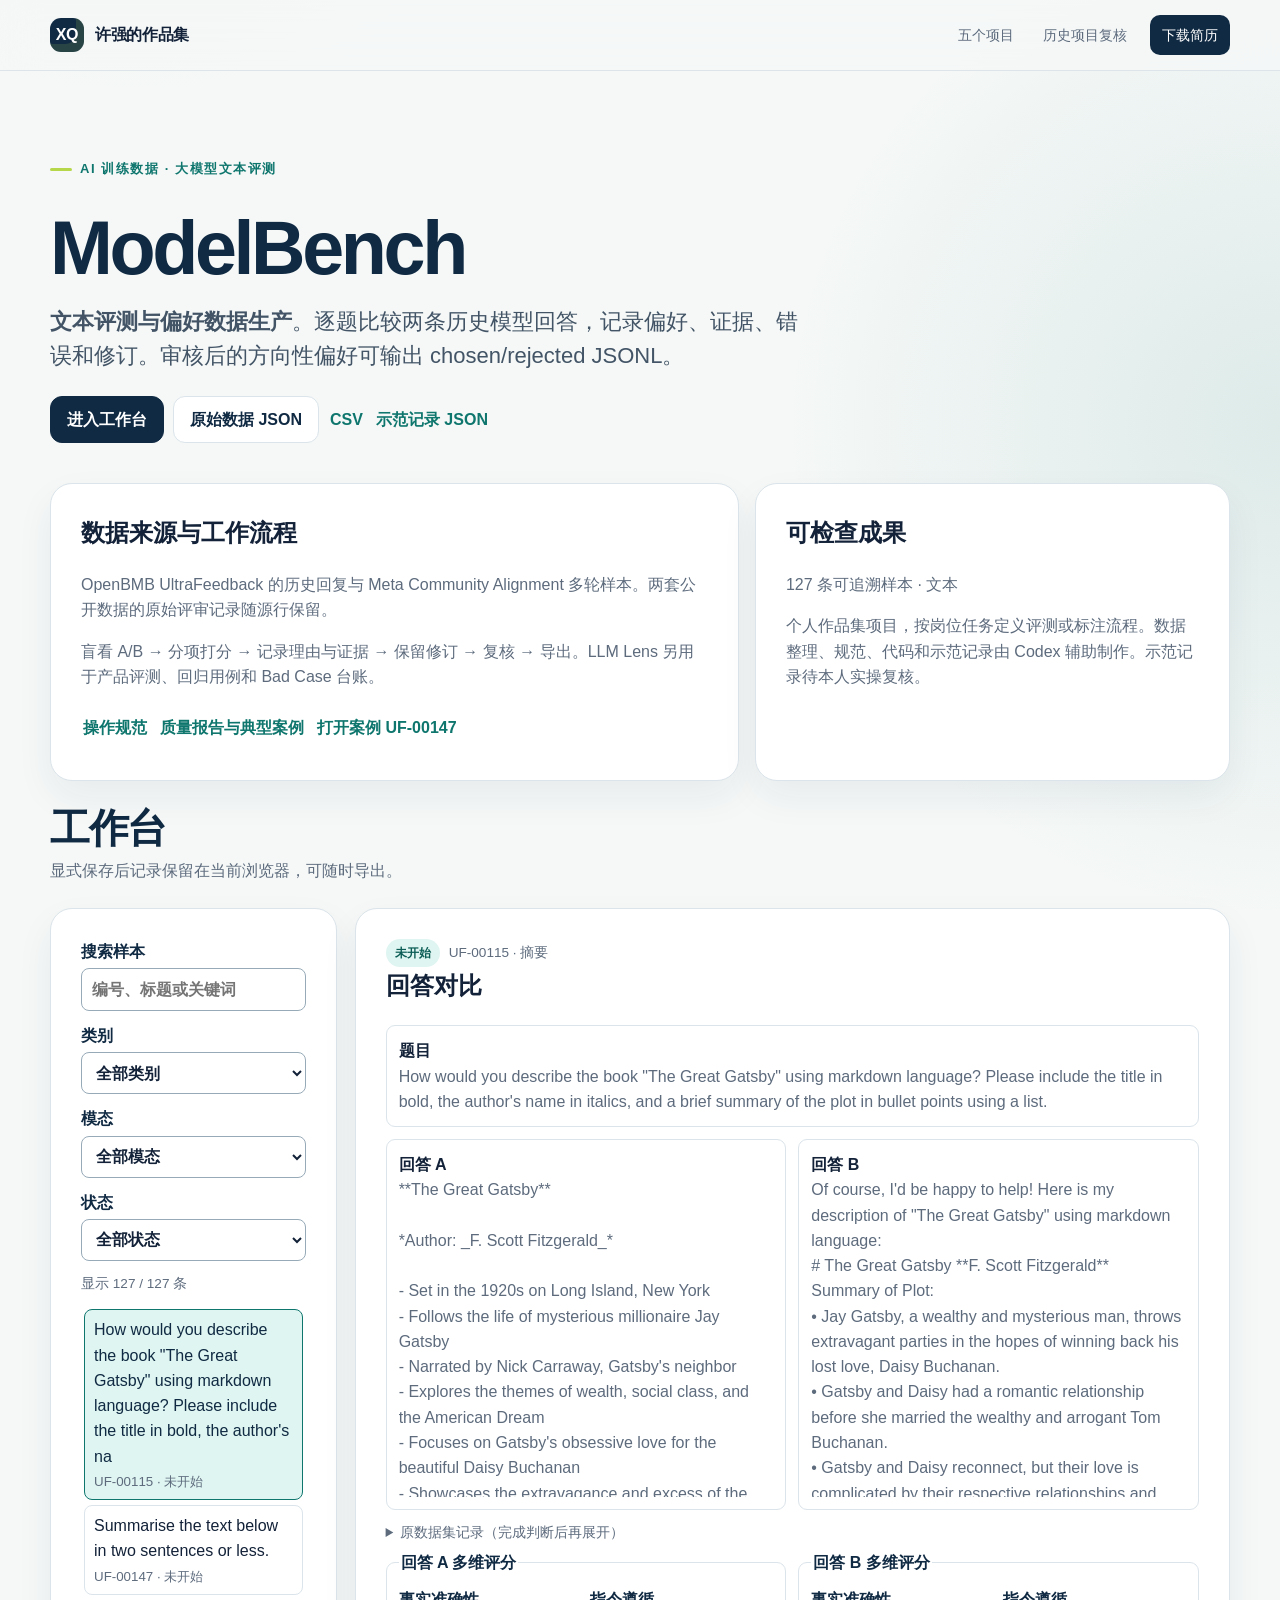
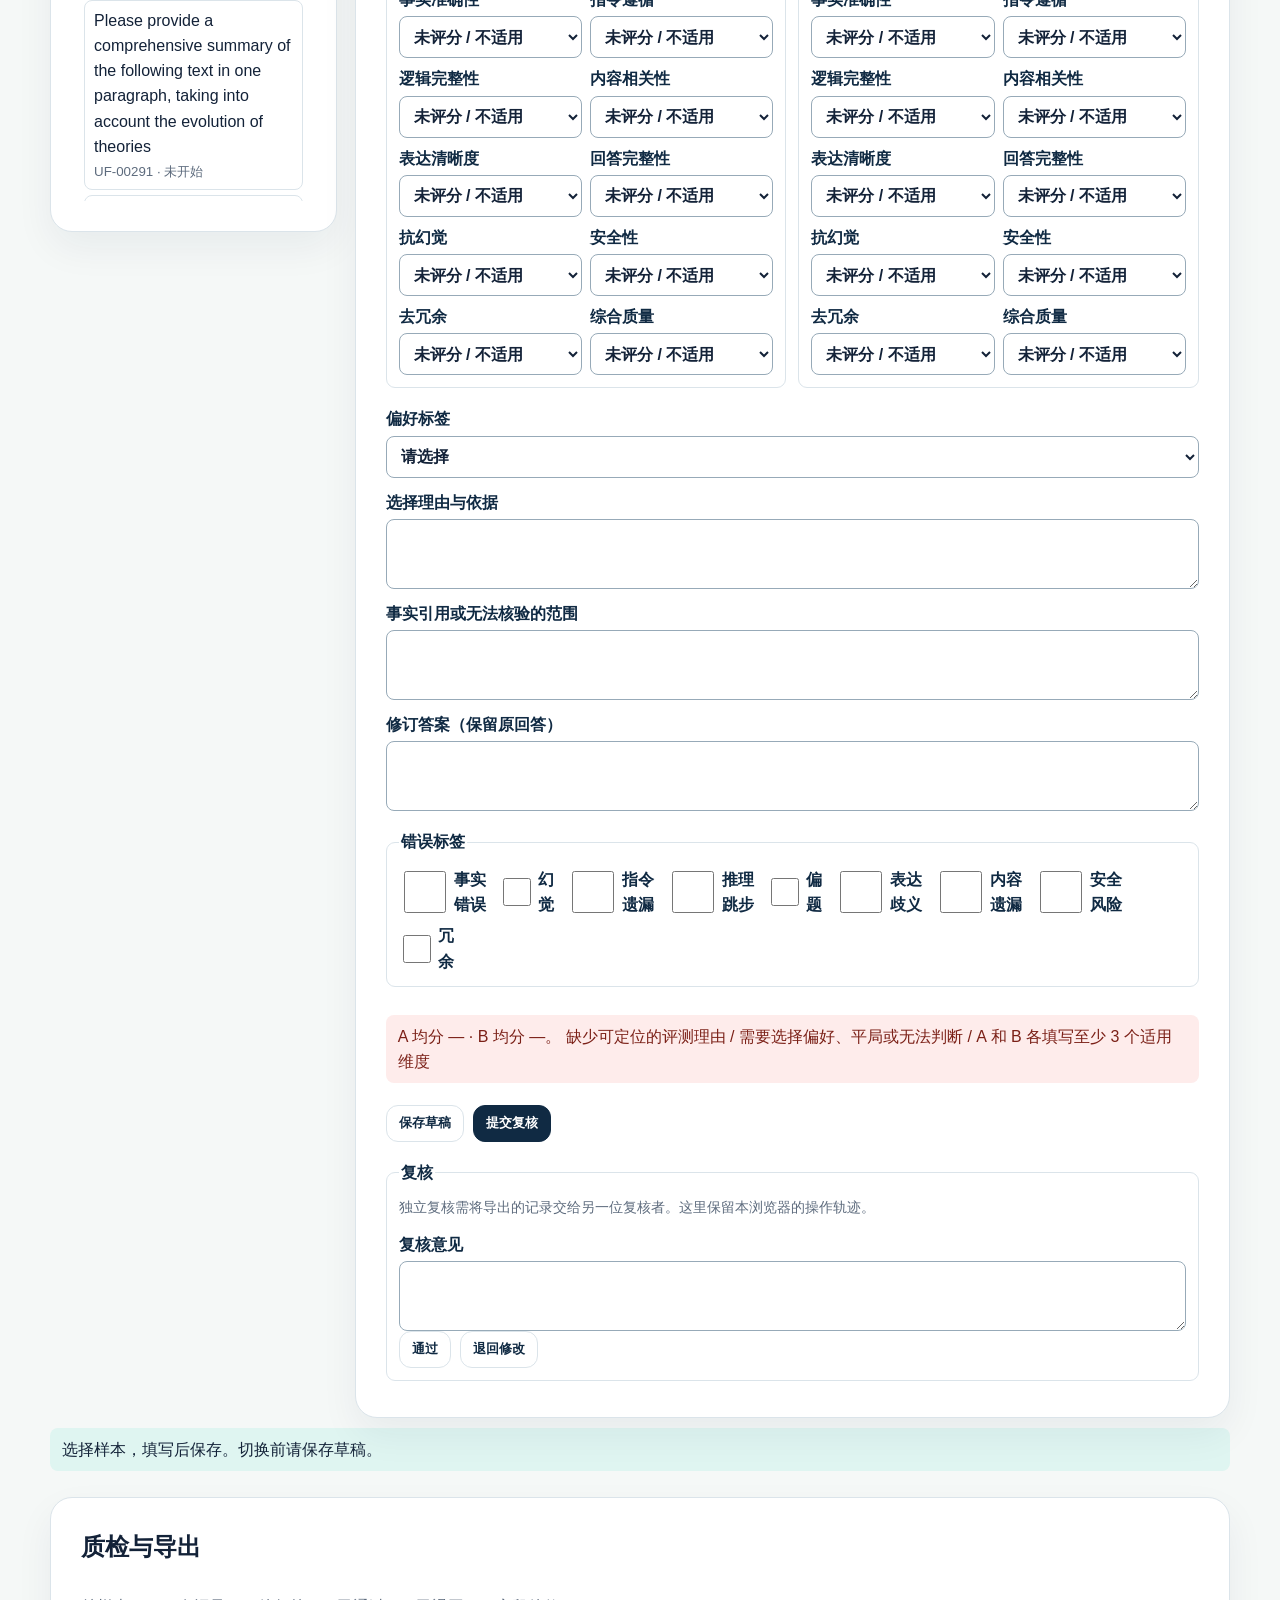
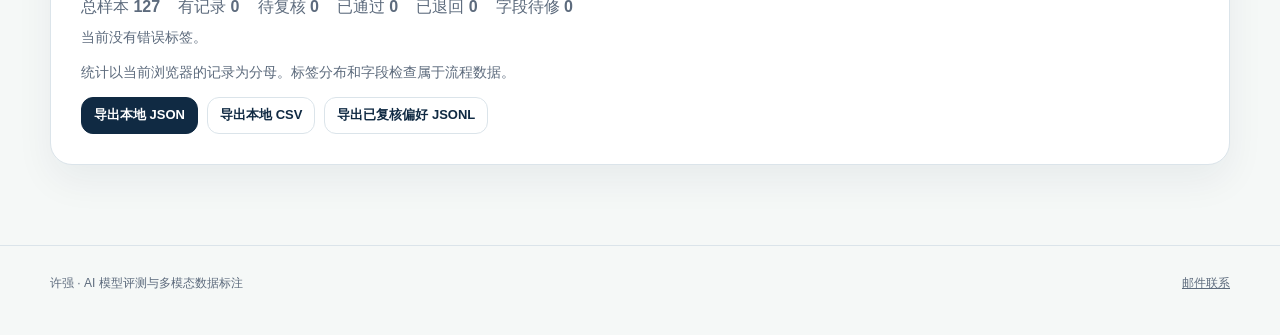
<file: modelbench.html>
<!doctype html>
<html lang="zh-CN"><head><meta charset="utf-8"><meta name="viewport" content="width=device-width,initial-scale=1">
<title>ModelBench｜文本评测与偏好数据生产</title><meta name="description" content="逐题比较两条历史模型回答，记录偏好、证据、错误和修订。审核后的方向性偏好可输出 chosen/rejected JSONL。">
<link rel="canonical" href="https://steve-ron.github.io/ai-product-ops-portfolio/modelbench.html"><meta property="og:type" content="website"><meta property="og:url" content="https://steve-ron.github.io/ai-product-ops-portfolio/modelbench.html">
<meta property="og:title" content="ModelBench｜文本评测与偏好数据生产"><meta property="og:description" content="逐题比较两条历史模型回答，记录偏好、证据、错误和修订。审核后的方向性偏好可输出 chosen/rejected JSONL。"><meta name="twitter:card" content="summary">
<link rel="stylesheet" href="style.css"><link rel="stylesheet" href="career.css"></head>
<body class="career-surface" data-workbench="modelbench"><div class="shell"><header class="topbar career-nav"><div class="topbar-inner">
      <a class="brand" href="index.html"><span class="brand-mark">XQ</span><span>许强的作品集</span></a>
      <nav class="nav" aria-label="主导航"><a href="index.html#projects">五个项目</a><a href="analysis-results.html">历史项目复核</a><a class="nav-cta" href="downloads/许强-AI模型评测与多模态数据标注-简历.pdf">下载简历</a></nav>
    </div></header><main class="page">
<section class="career-hero" aria-labelledby="title"><p class="eyebrow">AI 训练数据 · 大模型文本评测</p><h1 class="page-title career-title" id="title">ModelBench</h1>
  <p class="hero-lede"><strong>文本评测与偏好数据生产</strong>。逐题比较两条历史模型回答，记录偏好、证据、错误和修订。审核后的方向性偏好可输出 chosen/rejected JSONL。</p><div class="career-tools"><a class="button" href="#workbench">进入工作台</a><a class="button secondary" href="downloads/career-data/modelbench.json" download>原始数据 JSON</a><a class="text-link" href="downloads/career-data/modelbench.csv" download>CSV</a><a class="text-link" href="downloads/career-data/modelbench-examples.json" download>示范记录 JSON</a></div></section>
<div class="career-details">
  <section class="project-card"><h2>数据来源与工作流程</h2><p>OpenBMB UltraFeedback 的历史回复与 Meta Community Alignment 多轮样本。两套公开数据的原始评审记录随源行保留。</p><p>盲看 A/B → 分项打分 → 记录理由与证据 → 保留修订 → 复核 → 导出。LLM Lens 另用于产品评测、回归用例和 Bad Case 台账。</p><div class="career-tools"><a class="text-link" href="downloads/career-data/modelbench-rubric.md">操作规范</a><a class="text-link" href="downloads/career-data/modelbench-report.md">质量报告与典型案例</a><a class="text-link" href="modelbench.html?sample=UF-00147#workbench">打开案例 UF-00147</a></div></section>
  <section class="project-card"><h2>可检查成果</h2><p id="career-summary">127 条可追溯样本</p><p>个人作品集项目，按岗位任务定义评测或标注流程。数据整理、规范、代码和示范记录由 Codex 辅助制作。示范记录待本人实操复核。</p></section>
</div>
<section id="workbench" aria-labelledby="work-heading"><div class="section-head"><div><h2 id="work-heading">工作台</h2><p>显式保存后记录保留在当前浏览器，可随时导出。</p></div></div>
<div class="career-workspace">
  <aside class="project-card career-stack career-controls" aria-label="样本筛选"><label>搜索样本<input id="career-search" type="search" placeholder="编号、标题或关键词"></label><label>类别<select id="career-category"><option value="">全部类别</option></select></label><label>模态<select id="career-modality"><option value="">全部模态</option></select></label><label>状态<select id="career-filter"><option value="">全部状态</option><option value="new">未开始</option><option value="draft">草稿</option><option value="submitted">待复核</option><option value="approved">已通过</option><option value="returned">已退回</option><option value="bad">有错误标签</option></select></label>
  <span id="career-matches" class="career-small">正在读取样本</span><div class="career-sample-list" id="career-list"></div></aside>
  <article class="project-card career-record" id="career-record"><p>正在读取样本…</p></article>
</div>
<p id="career-status" class="career-qa" role="status" aria-live="polite">选择样本，填写后保存。切换前请保存草稿。</p>
</section>
<section class="project-card career-report"><h2>质检与导出</h2><div class="career-counts" id="career-counts"></div><div id="career-bars"></div><p class="career-small">统计以当前浏览器的记录为分母。标签分布和字段检查属于流程数据。</p>
<div class="career-tools"><button type="button" class="button small" data-export="json">导出本地 JSON</button><button type="button" class="button small secondary" data-export="csv">导出本地 CSV</button><button type="button" class="button small secondary" data-export="jsonl">导出已复核偏好 JSONL</button></div></section>
</main>
<footer class="footer"><div class="footer-inner"><span>许强 · AI 模型评测与多模态数据标注</span><a href="mailto:3420260662@bit.edu.cn">邮件联系</a></div></footer></div><script src="workflow-core.js"></script><script src="common.js"></script><script src="career-core.js"></script><script src="career-workbench.js"></script></body></html>
</file>
<file: style.css>
:root {
  --ink: #132238;
  --muted: #5d6b7d;
  --line: #dbe4ea;
  --panel: #ffffff;
  --canvas: #f5f8f7;
  --navy: #102a43;
  --navy-2: #183b56;
  --teal: #0f766e;
  --teal-soft: #dff5f1;
  --lime: #b7d74b;
  --amber: #b76e00;
  --amber-soft: #fff4d6;
  --red: #b42318;
  --red-soft: #feeceb;
  --blue-soft: #eaf2ff;
  --shadow: 0 18px 50px rgba(16, 42, 67, 0.09);
  --radius: 18px;
  --max: 1180px;
  color-scheme: light;
}

* { box-sizing: border-box; }

html { scroll-behavior: smooth; }

body {
  margin: 0;
  color: var(--ink);
  background:
    radial-gradient(circle at 10% -10%, rgba(183, 215, 75, .18), transparent 28rem),
    radial-gradient(circle at 100% 12%, rgba(15, 118, 110, .1), transparent 31rem),
    var(--canvas);
  font-family: Inter, "Segoe UI", "PingFang SC", "Microsoft YaHei", Arial, sans-serif;
  line-height: 1.58;
}

a { color: inherit; }

button, input, select, textarea { font: inherit; }

button { cursor: pointer; }

.shell { min-height: 100vh; }

.topbar {
  position: sticky;
  top: 0;
  z-index: 30;
  border-bottom: 1px solid rgba(219, 228, 234, .9);
  background: rgba(245, 248, 247, .88);
  backdrop-filter: blur(18px);
}

.topbar-inner {
  width: min(var(--max), calc(100% - 40px));
  min-height: 70px;
  margin: 0 auto;
  display: flex;
  align-items: center;
  gap: 26px;
}

.brand {
  display: inline-flex;
  align-items: center;
  gap: 11px;
  text-decoration: none;
  font-weight: 800;
  letter-spacing: -.02em;
  white-space: nowrap;
}

.brand-mark {
  width: 34px;
  height: 34px;
  display: grid;
  place-items: center;
  border-radius: 11px;
  color: white;
  background: var(--navy);
  box-shadow: inset -8px -8px 0 rgba(183, 215, 75, .15);
}

.nav {
  margin-left: auto;
  display: flex;
  align-items: center;
  gap: 5px;
  overflow-x: auto;
}

.nav a {
  padding: 9px 12px;
  border-radius: 10px;
  color: var(--muted);
  text-decoration: none;
  font-size: 14px;
  white-space: nowrap;
}

.nav a:hover, .nav a.active { color: var(--navy); background: white; }
.nav .nav-cta { margin-left: 6px; color: white; background: var(--navy); }
.nav .nav-cta:hover { color: white; background: var(--teal); }

.page {
  width: min(var(--max), calc(100% - 40px));
  margin: 0 auto;
  padding: 50px 0 80px;
}

.hero {
  display: grid;
  grid-template-columns: minmax(0, 1.35fr) minmax(280px, .65fr);
  gap: 42px;
  align-items: end;
  padding: 48px 0 44px;
}

.eyebrow {
  display: inline-flex;
  align-items: center;
  gap: 8px;
  color: var(--teal);
  font-size: 13px;
  font-weight: 800;
  letter-spacing: .12em;
  text-transform: uppercase;
}

.eyebrow::before {
  content: "";
  width: 22px;
  height: 3px;
  border-radius: 9px;
  background: var(--lime);
}

h1, h2, h3, p { margin-top: 0; }

h1 {
  margin: 16px 0 18px;
  max-width: 880px;
  color: var(--navy);
  font-size: clamp(42px, 6.3vw, 78px);
  line-height: 1.02;
  letter-spacing: -.055em;
}

.page-title {
  margin: 15px 0 16px;
  font-size: clamp(36px, 5vw, 60px);
}

.hero-lede {
  max-width: 760px;
  color: #425466;
  font-size: clamp(17px, 2vw, 21px);
}

.hero-home { align-items: center; min-height: 560px; }
.hero-name { margin: 18px 0 3px; color: var(--teal); font-size: 18px; font-weight: 800; letter-spacing: .08em; }
.hero-home h1 { margin: 0 0 20px; font-size: clamp(48px, 7vw, 84px); }
.hero-home .hero-lede { max-width: 720px; font-size: clamp(20px, 2.3vw, 27px); line-height: 1.45; }
.hero-tags { display: flex; flex-wrap: wrap; gap: 9px; margin-top: 24px; }
.hero-tags span { padding: 7px 11px; border: 1px solid var(--line); border-radius: 999px; background: rgba(255,255,255,.75); color: var(--navy-2); font-size: 13px; font-weight: 750; }
.text-link { display: inline-flex; align-items: center; min-height: 44px; padding: 10px 2px; color: var(--teal); font-weight: 800; text-decoration: none; }
.text-link:hover { text-decoration: underline; text-underline-offset: 4px; }
.status-pill { display: inline-flex; align-items: center; gap: 7px; margin-bottom: 16px; padding: 5px 9px; border-radius: 999px; color: var(--teal); background: var(--teal-soft); font-size: 12px; font-weight: 800; }
.status-pill span { width: 7px; height: 7px; border-radius: 50%; background: var(--teal); }

.hero-actions { display: flex; gap: 12px; flex-wrap: wrap; margin-top: 28px; }

.button {
  min-height: 44px;
  display: inline-flex;
  align-items: center;
  justify-content: center;
  gap: 9px;
  padding: 10px 16px;
  border: 1px solid var(--navy);
  border-radius: 12px;
  background: var(--navy);
  color: white;
  text-decoration: none;
  font-weight: 750;
}

.button:hover { transform: translateY(-1px); box-shadow: 0 10px 24px rgba(16,42,67,.17); }
.button.secondary { background: white; color: var(--navy); border-color: var(--line); }
.button.ghost { background: transparent; color: var(--navy); border-color: var(--line); }
.button.small { min-height: 36px; padding: 7px 12px; font-size: 13px; }

.hero-card {
  padding: 24px;
  border: 1px solid rgba(219, 228, 234, .9);
  border-radius: 22px;
  background: rgba(255,255,255,.92);
  box-shadow: var(--shadow);
}

.hero-card strong { display: block; margin-bottom: 4px; color: var(--navy); }
.hero-card p { color: var(--muted); font-size: 14px; }
.contact-list { display: grid; gap: 10px; margin-top: 18px; }
.contact-item { display: flex; gap: 10px; align-items: baseline; font-size: 14px; }
.contact-item span:first-child { min-width: 52px; color: var(--muted); }

.metric-grid {
  display: grid;
  grid-template-columns: repeat(4, 1fr);
  gap: 14px;
  margin: 8px 0 48px;
}

.metric {
  min-height: 128px;
  padding: 22px;
  border: 1px solid var(--line);
  border-radius: 16px;
  background: rgba(255,255,255,.9);
}

.metric-value { display: block; color: var(--navy); font-size: 34px; line-height: 1.1; font-weight: 850; letter-spacing: -.04em; }
.metric-label { display: block; margin-top: 8px; color: var(--muted); font-size: 13px; }

.section { margin: 64px 0; }
.section:first-child { margin-top: 0; }
.section-head { display: flex; align-items: end; justify-content: space-between; gap: 22px; margin-bottom: 24px; }
.section-head h2 { margin: 0; color: var(--navy); font-size: clamp(27px, 3.3vw, 40px); line-height: 1.12; letter-spacing: -.035em; }
.section-head p { max-width: 620px; margin: 7px 0 0; color: var(--muted); }

.project-grid { display: grid; grid-template-columns: repeat(2, minmax(0, 1fr)); gap: 22px; }
.project-card {
  position: relative;
  min-height: 430px;
  display: flex;
  flex-direction: column;
  overflow: hidden;
  padding: 30px;
  border: 1px solid var(--line);
  border-radius: 22px;
  background: var(--panel);
  box-shadow: 0 16px 38px rgba(16,42,67,.06);
}

.project-card::after {
  content: "";
  position: absolute;
  right: -45px;
  top: -55px;
  width: 160px;
  height: 160px;
  border-radius: 50%;
  background: var(--teal-soft);
}

.project-card.alt::after { background: var(--amber-soft); }
.project-index { position: relative; z-index: 1; color: var(--teal); font-size: 13px; font-weight: 850; letter-spacing: .1em; }
.project-card h3 { position: relative; z-index: 1; margin: 26px 0 12px; max-width: 520px; color: var(--navy); font-size: 31px; line-height: 1.15; letter-spacing: -.035em; }
.project-card p { color: var(--muted); }
.project-chips { display: flex; flex-wrap: wrap; gap: 8px; margin: 14px 0 24px; }
.chip, .badge {
  display: inline-flex;
  align-items: center;
  padding: 5px 9px;
  border-radius: 999px;
  color: var(--navy-2);
  background: var(--blue-soft);
  font-size: 12px;
  font-weight: 700;
}
.chip.teal, .badge.teal { color: #0b5d56; background: var(--teal-soft); }
.chip.amber, .badge.amber { color: #855000; background: var(--amber-soft); }
.chip.red, .badge.red { color: var(--red); background: var(--red-soft); }
.project-footer { display: flex; align-items: center; justify-content: space-between; gap: 16px; margin-top: auto; padding-top: 24px; border-top: 1px solid var(--line); }
.project-footer strong { color: var(--navy); }

.evidence-grid { display: grid; grid-template-columns: repeat(3, 1fr); gap: 18px; }
.evidence-card { padding: 24px; border-radius: 16px; background: var(--navy); color: white; }
.evidence-card:nth-child(2) { background: var(--teal); }
.evidence-card:nth-child(3) { background: #3d4f2c; }
.evidence-card span { display: block; color: rgba(255,255,255,.72); font-size: 13px; }
.evidence-card strong { display: block; margin: 8px 0; font-size: 30px; }

.panel {
  padding: 26px;
  border: 1px solid var(--line);
  border-radius: var(--radius);
  background: rgba(255,255,255,.94);
  box-shadow: 0 12px 32px rgba(16,42,67,.05);
}

.panel + .panel { margin-top: 18px; }
.panel-title { display: flex; align-items: center; justify-content: space-between; gap: 20px; margin-bottom: 18px; }
.panel-title h2, .panel-title h3 { margin: 0; color: var(--navy); }
.panel-title p { margin: 4px 0 0; color: var(--muted); font-size: 13px; }

.notice {
  display: grid;
  grid-template-columns: auto 1fr;
  gap: 13px;
  padding: 17px 18px;
  border: 1px solid #c7e9e4;
  border-radius: 14px;
  background: #effbf9;
  color: #245b56;
}
.notice.warn { border-color: #f2d99b; background: #fff9e8; color: #725400; }
.notice strong { color: inherit; }
.notice p { margin: 2px 0 0; font-size: 13px; }
.notice-icon { width: 26px; height: 26px; display: grid; place-items: center; border-radius: 9px; background: white; font-weight: 900; }

.toolbar {
  display: flex;
  align-items: center;
  gap: 10px;
  flex-wrap: wrap;
  margin: 18px 0;
}

.field { min-width: 150px; }
.field.grow { flex: 1; min-width: 220px; }
.field label { display: block; margin: 0 0 5px; color: var(--muted); font-size: 12px; font-weight: 700; }
input, select, textarea {
  width: 100%;
  min-height: 42px;
  padding: 9px 11px;
  border: 1px solid var(--line);
  border-radius: 10px;
  outline: none;
  background: white;
  color: var(--ink);
}
input:focus, select:focus, textarea:focus { border-color: var(--teal); box-shadow: 0 0 0 3px rgba(15,118,110,.11); }
textarea { min-height: 132px; resize: vertical; }

.tabs { display: flex; gap: 6px; overflow-x: auto; padding: 5px; border-radius: 13px; background: #eef3f3; }
.tab { padding: 9px 13px; border: 0; border-radius: 9px; background: transparent; color: var(--muted); font-weight: 750; white-space: nowrap; }
.tab.active { color: var(--navy); background: white; box-shadow: 0 4px 14px rgba(16,42,67,.07); }
.tab-panel[hidden] { display: none; }

.dashboard-grid { display: grid; grid-template-columns: minmax(0, 1.3fr) minmax(280px, .7fr); gap: 20px; }
.split-grid { display: grid; grid-template-columns: repeat(2, minmax(0,1fr)); gap: 18px; }

.bars { display: grid; gap: 13px; }
.bar-row { display: grid; grid-template-columns: minmax(120px, 1fr) 2.6fr auto; gap: 12px; align-items: center; }
.bar-label { overflow: hidden; text-overflow: ellipsis; white-space: nowrap; color: #334e68; font-size: 13px; font-weight: 650; }
.bar-track { height: 10px; overflow: hidden; border-radius: 99px; background: #ecf1f1; }
.bar-fill { height: 100%; border-radius: inherit; background: linear-gradient(90deg, var(--teal), #43aa8b); }
.bar-value { min-width: 42px; text-align: right; color: var(--muted); font-size: 12px; font-variant-numeric: tabular-nums; }

.table-wrap { width: 100%; overflow: auto; border: 1px solid var(--line); border-radius: 13px; }
table { width: 100%; border-collapse: collapse; background: white; font-size: 13px; }
th, td { padding: 12px 13px; border-bottom: 1px solid #edf1f3; text-align: left; vertical-align: top; }
th { position: sticky; top: 0; z-index: 1; color: #486581; background: #f7faf9; font-size: 11px; letter-spacing: .05em; text-transform: uppercase; }
tr:last-child td { border-bottom: 0; }
tbody tr:hover { background: #fbfdfc; }
.row-action { color: var(--teal); font-weight: 800; border: 0; background: none; padding: 0; }
.nowrap { white-space: nowrap; }
.truncate { max-width: 390px; overflow: hidden; text-overflow: ellipsis; white-space: nowrap; }

.kpi-row { display: grid; grid-template-columns: repeat(4, 1fr); gap: 12px; margin: 18px 0; }
.kpi { padding: 16px; border: 1px solid var(--line); border-radius: 13px; background: #fbfdfc; }
.kpi strong { display: block; color: var(--navy); font-size: 24px; line-height: 1.1; }
.kpi span { display: block; margin-top: 6px; color: var(--muted); font-size: 12px; }

.detail-grid { display: grid; grid-template-columns: 120px 1fr; gap: 10px 16px; font-size: 13px; }
.detail-grid dt { color: var(--muted); }
.detail-grid dd { margin: 0; color: var(--ink); }
.response-card { margin-top: 14px; padding: 16px; border: 1px solid var(--line); border-radius: 13px; background: #fbfdfc; }
.response-card h4 { margin: 0 0 8px; color: var(--navy); }
.response-text { max-height: 280px; overflow: auto; white-space: pre-wrap; color: #425466; font-size: 13px; }

.drawer {
  position: fixed;
  inset: 0;
  z-index: 50;
  display: none;
  background: rgba(16,42,67,.35);
  backdrop-filter: blur(4px);
}
.drawer.open { display: grid; grid-template-columns: minmax(0,1fr) min(640px, 92vw); }
.drawer-open { overflow: hidden; }
.drawer-panel { grid-column: 2; overflow-y: auto; padding: 28px; background: white; box-shadow: -20px 0 55px rgba(16,42,67,.22); }
.drawer-head { display: flex; justify-content: space-between; gap: 20px; margin-bottom: 20px; }
.icon-button { width: 38px; height: 38px; border: 1px solid var(--line); border-radius: 10px; background: white; }

.case-grid { display: grid; grid-template-columns: repeat(2, minmax(0,1fr)); gap: 14px; }
.case-card { padding: 17px; border: 1px solid var(--line); border-radius: 14px; background: white; }
.case-card h4 { margin: 9px 0 8px; color: var(--navy); font-size: 15px; }
.case-card p { margin-bottom: 9px; color: var(--muted); font-size: 13px; }
.case-meta { display: flex; justify-content: space-between; gap: 10px; color: #829ab1; font-size: 11px; }

.steps { display: grid; gap: 16px; counter-reset: step; }
.step { position: relative; padding: 20px 20px 20px 64px; border: 1px solid var(--line); border-radius: 15px; background: white; }
.step::before { counter-increment: step; content: counter(step); position: absolute; left: 18px; top: 20px; width: 30px; height: 30px; display: grid; place-items: center; border-radius: 10px; color: white; background: var(--teal); font-weight: 800; }
.step h3 { margin: 0 0 6px; color: var(--navy); font-size: 16px; }
.step p { margin: 0; color: var(--muted); font-size: 13px; }

.audit-list { display: grid; gap: 12px; }
.audit-item { display: grid; grid-template-columns: 38px 1fr auto; gap: 13px; align-items: start; padding: 16px; border: 1px solid var(--line); border-radius: 13px; background: white; }
.audit-num { width: 34px; height: 34px; display: grid; place-items: center; border-radius: 10px; background: var(--red-soft); color: var(--red); font-weight: 850; }
.audit-item h3 { margin: 0 0 3px; color: var(--navy); font-size: 15px; }
.audit-item p { margin: 0; color: var(--muted); font-size: 13px; }

.source-list { display: grid; gap: 9px; margin: 0; padding: 0; list-style: none; }
.source-list a { display: flex; align-items: center; justify-content: space-between; gap: 14px; padding: 11px 13px; border: 1px solid var(--line); border-radius: 10px; background: white; color: var(--navy-2); text-decoration: none; font-size: 13px; }
.source-list a:hover { border-color: var(--teal); }

.footer { border-top: 1px solid var(--line); }
.footer-inner { width: min(var(--max), calc(100% - 40px)); margin: 0 auto; padding: 28px 0 42px; display: flex; justify-content: space-between; gap: 20px; color: var(--muted); font-size: 12px; }

.empty { padding: 35px; text-align: center; color: var(--muted); }
.muted { color: var(--muted); }
.small { font-size: 12px; }
.mono { font-family: "Cascadia Code", Consolas, monospace; }

::selection { color: white; background: var(--teal); }

a:focus-visible, button:focus-visible, input:focus-visible, select:focus-visible, textarea:focus-visible {
  outline: 3px solid rgba(15, 118, 110, .32);
  outline-offset: 3px;
}

.profile-card strong { max-width: 310px; font-size: 21px; line-height: 1.35; }
.profile-card .contact-item span:first-child { min-width: 44px; }
.profile-card .contact-item a { overflow-wrap: anywhere; }

.metric-grid-six { grid-template-columns: repeat(6, minmax(0, 1fr)); }
.metric-grid-six .metric { min-height: 118px; padding: 20px 18px; }
.metric-grid-six .metric-value { font-size: 32px; }

.scope-note {
  display: grid;
  grid-template-columns: auto 1fr;
  gap: 12px;
  align-items: start;
  padding: 16px 18px;
  border: 1px solid rgba(15, 118, 110, .18);
  border-radius: 14px;
  background: rgba(239, 251, 249, .72);
  color: #355d59;
}
.scope-note p { margin: 0; font-size: 13px; }
.scope-icon { width: 25px; height: 25px; display: grid; place-items: center; border-radius: 8px; background: white; color: var(--teal); font-weight: 900; }

.project-grid-featured { align-items: stretch; }
.project-card-featured { min-height: 650px; }
.project-topline { position: relative; z-index: 1; display: flex; align-items: center; justify-content: space-between; gap: 14px; }
.project-card-featured h3 { margin: 24px 0 4px; font-size: clamp(38px, 4vw, 50px); }
.project-subtitle { position: relative; z-index: 1; max-width: 540px; min-height: 56px; color: var(--navy-2) !important; font-size: 17px; font-weight: 720; }
.project-summary { display: grid; gap: 10px; margin: 10px 0 18px; }
.project-summary > div { display: grid; grid-template-columns: 74px 1fr; gap: 12px; padding: 12px 0; border-top: 1px solid var(--line); }
.project-summary span { color: var(--teal); font-size: 12px; font-weight: 850; }
.project-summary p { margin: 0; font-size: 13px; }

.capability-grid { display: grid; grid-template-columns: repeat(4, minmax(0,1fr)); gap: 16px; }
.capability-card { min-height: 270px; display: flex; flex-direction: column; padding: 24px; border: 1px solid var(--line); border-radius: 18px; background: rgba(255,255,255,.92); box-shadow: 0 12px 28px rgba(16,42,67,.045); }
.capability-num { color: var(--teal); font-size: 12px; font-weight: 900; letter-spacing: .12em; }
.capability-card h3 { margin: 24px 0 10px; color: var(--navy); font-size: 23px; }
.capability-card p { color: var(--muted); font-size: 14px; }
.capability-card strong { margin-top: auto; padding-top: 16px; border-top: 1px solid var(--line); color: var(--navy-2); font-size: 12px; line-height: 1.6; }

.approach-section { padding: 38px; border: 1px solid var(--line); border-radius: 24px; background: rgba(255,255,255,.78); }
.process-flow { display: grid; grid-template-columns: repeat(6, minmax(0,1fr)); gap: 0; margin: 30px 0 0; padding: 0; list-style: none; }
.process-flow li { position: relative; min-height: 190px; padding: 18px 18px 14px; border-left: 1px solid var(--line); }
.process-flow li:first-child { border-left: 0; }
.process-flow li::after { content: ""; position: absolute; top: 29px; right: -4px; z-index: 2; width: 7px; height: 7px; border-radius: 50%; background: var(--lime); }
.process-flow li:last-child::after { display: none; }
.process-flow span { color: var(--teal); font-size: 12px; font-weight: 900; }
.process-flow strong { display: block; margin: 20px 0 7px; color: var(--navy); font-size: 16px; }
.process-flow p { margin: 0; color: var(--muted); font-size: 12px; }

.contact-cta { display: flex; align-items: center; justify-content: space-between; gap: 32px; margin-top: 76px; padding: 42px; overflow: hidden; border-radius: 26px; background: linear-gradient(125deg, var(--navy), #163f56 68%, var(--teal)); color: white; box-shadow: var(--shadow); }
.contact-cta h2 { max-width: 760px; margin: 12px 0 10px; font-size: clamp(28px, 3.5vw, 44px); line-height: 1.12; letter-spacing: -.035em; }
.contact-cta p { margin: 0; color: rgba(255,255,255,.72); font-size: 14px; }
.eyebrow-light { color: #b9eee7; }
.contact-actions { display: flex; flex-wrap: wrap; gap: 10px; flex: 0 0 auto; }
.button-light { color: var(--navy); background: white; border-color: white; }
.button-outline-light { color: white; background: transparent; border-color: rgba(255,255,255,.42); }

.case-hero { align-items: center; padding-bottom: 36px; }
.case-hero .page-title { max-width: 900px; font-size: clamp(36px, 4.5vw, 56px); }
.case-facts strong { font-size: 21px; }
.case-facts .contact-item span:first-child { min-width: 44px; }

.section-head.compact { align-items: center; }
.case-summary { margin: 20px 0 58px; padding: 30px; border: 1px solid var(--line); border-radius: 22px; background: rgba(255,255,255,.9); box-shadow: 0 14px 34px rgba(16,42,67,.045); }
.case-summary-grid { display: grid; grid-template-columns: repeat(4, minmax(0,1fr)); gap: 1px; overflow: hidden; border: 1px solid var(--line); border-radius: 16px; background: var(--line); }
.case-summary-grid article { min-height: 210px; padding: 22px; background: white; }
.case-summary-grid span { color: var(--teal); font-size: 12px; font-weight: 850; letter-spacing: .06em; }
.case-summary-grid h3 { margin: 18px 0 9px; color: var(--navy); font-size: 17px; line-height: 1.35; }
.case-summary-grid p { margin: 0; color: var(--muted); font-size: 13px; }

.decision-section { margin-bottom: 40px; }
.decision-grid { display: grid; grid-template-columns: repeat(3, minmax(0,1fr)); gap: 16px; }
.decision-grid article { min-height: 230px; padding: 24px; border-top: 3px solid var(--teal); border-radius: 0 0 16px 16px; background: white; box-shadow: 0 12px 28px rgba(16,42,67,.045); }
.decision-grid span { color: var(--teal); font-size: 12px; font-weight: 900; }
.decision-grid h3 { margin: 22px 0 10px; color: var(--navy); font-size: 20px; line-height: 1.35; }
.decision-grid p { margin: 0; color: var(--muted); font-size: 13px; }

.delivery-strip { display: grid; grid-template-columns: 230px 1fr; gap: 26px; align-items: center; margin: 36px 0; padding: 28px 30px; border-radius: 20px; background: var(--navy); color: white; }
.delivery-strip h2 { margin: 8px 0 0; font-size: 26px; }
.delivery-strip ul { display: flex; flex-wrap: wrap; gap: 9px; margin: 0; padding: 0; list-style: none; }
.delivery-strip li { padding: 8px 11px; border: 1px solid rgba(255,255,255,.16); border-radius: 999px; background: rgba(255,255,255,.08); font-size: 12px; font-weight: 700; }
.workbench-panel { margin-top: 24px; scroll-margin-top: 96px; }

@media (prefers-reduced-motion: reduce) {
  html { scroll-behavior: auto; }
  *, *::before, *::after { transition-duration: .01ms !important; animation-duration: .01ms !important; animation-iteration-count: 1 !important; }
}

@media (max-width: 900px) {
  .hero, .dashboard-grid { grid-template-columns: 1fr; }
  .metric-grid, .kpi-row { grid-template-columns: repeat(2, 1fr); }
  .project-grid, .split-grid { grid-template-columns: 1fr; }
  .evidence-grid { grid-template-columns: 1fr; }
  .metric-grid-six { grid-template-columns: repeat(3, 1fr); }
  .capability-grid { grid-template-columns: repeat(2, minmax(0,1fr)); }
  .process-flow { grid-template-columns: repeat(3, 1fr); }
  .process-flow li:nth-child(4) { border-left: 0; }
  .process-flow li:nth-child(3)::after { display: none; }
  .contact-cta { align-items: flex-start; flex-direction: column; }
  .case-summary-grid { grid-template-columns: repeat(2, minmax(0,1fr)); }
  .nav { max-width: 70vw; }
}

@media (max-width: 620px) {
  .topbar-inner, .page, .footer-inner { width: min(100% - 24px, var(--max)); }
  .topbar-inner { min-height: 62px; gap: 10px; }
  .brand span:last-child { display: none; }
  .nav { max-width: none; width: 100%; gap: 1px; overflow: visible; }
  .nav a { padding: 8px 6px; font-size: 12px; }
  .nav a[data-page="home"] { display: none; }
  .nav .nav-cta { margin-left: 2px; }
  .page { padding-top: 28px; }
  .hero { padding-top: 26px; }
  h1 { font-size: 45px; }
  .hero-home h1 { font-size: 40px; letter-spacing: -.045em; }
  .metric-grid, .kpi-row { grid-template-columns: 1fr 1fr; }
  .project-card { min-height: 0; padding: 22px; }
  .case-grid { grid-template-columns: 1fr; }
  .metric-grid-six { grid-template-columns: repeat(2, 1fr); }
  .capability-grid { grid-template-columns: 1fr; }
  .capability-card { min-height: 0; }
  .approach-section { padding: 24px 18px; }
  .process-flow { grid-template-columns: 1fr; }
  .process-flow li, .process-flow li:nth-child(4) { min-height: 0; padding: 15px 0 15px 46px; border-top: 1px solid var(--line); border-left: 0; }
  .process-flow li:first-child { border-top: 0; }
  .process-flow li::after, .process-flow li:nth-child(3)::after { display: none; }
  .process-flow span { position: absolute; left: 0; top: 16px; }
  .process-flow strong { margin: 0 0 5px; }
  .contact-cta { margin-top: 56px; padding: 28px 22px; }
  .contact-actions { width: 100%; }
  .contact-actions .button { flex: 1; }
  .project-summary > div { grid-template-columns: 1fr; gap: 5px; }
  .project-card-featured { min-height: 0; }
  .case-summary { padding: 22px 18px; }
  .case-summary-grid, .decision-grid { grid-template-columns: 1fr; }
  .case-summary-grid article, .decision-grid article { min-height: 0; }
  .delivery-strip { grid-template-columns: 1fr; padding: 24px 20px; }
  .bar-row { grid-template-columns: 105px 1fr auto; }
  .audit-item { grid-template-columns: 38px 1fr; }
  .audit-item .badge { grid-column: 2; width: fit-content; }
  .footer-inner { flex-direction: column; }
}

@media print {
  .topbar, .footer, .hero-actions, .toolbar, .tabs, .button { display: none !important; }
  body { background: white; }
  .page { width: 100%; padding: 0; }
  .panel, .project-card { break-inside: avoid; box-shadow: none; }
}

/* 2026-09: 运行证据与个人信息 */
.education-card { min-height:0; }
.limitations { margin:32px 0; border-top:1px solid var(--line); padding:22px 0; color:var(--muted); }
.limitations summary { cursor:pointer; font-weight:700; color:var(--ink); }
.limitations[open] summary { margin-bottom:18px; }
.limitations .decision-section { margin-top:20px; }
.run-evidence { border:1px solid var(--line); border-radius:var(--radius); padding:28px; background:white; }
.run-evidence>p { color:var(--muted); }
.result-chart { display:block; width:100%; max-width:900px; height:auto; margin:22px auto; }
.run-evidence .table-wrap { margin-top:22px; }
.workbench-actions { margin-bottom:20px; }
.bar-value { min-width:100px; }
@media(max-width:640px) { .run-evidence{padding:18px;} .bar-value{min-width:80px;font-size:12px;} }
</file>
<file: career.css>
.career-surface .project-card { min-height:0; }
.career-surface .project-card::after { display:none; }
.career-surface .section { margin:48px 0; }
.career-hero { padding: 32px 0 40px; min-height: 0; align-items: center; }
.career-hero h1 { font-size: clamp(38px, 5.9vw, 76px); line-height: 1.07; letter-spacing: -.045em; }
.career-hero .hero-lede { font-size: clamp(17px, 1.9vw, 22px); }
.career-intro { margin: 0; max-width: 74ch; }
.career-flow { display:flex; flex-wrap:wrap; gap: 8px 20px; margin: 18px 0 0; color: var(--muted); }
.career-featured { grid-template-columns: repeat(3, minmax(0,1fr)); }
.career-featured .project-card { display:flex; flex-direction:column; gap:10px; }
.career-featured .project-card h3, .career-featured .project-card p { margin-bottom: 0; }
.career-featured .project-card .button { margin-top:auto; align-self:flex-start; }
.career-featured .project-card figure { margin:0; overflow:hidden; border:1px solid var(--line); border-radius:12px; background:var(--canvas); }
.career-featured figure img { width:100%; aspect-ratio: 2.2; object-fit: cover; display:block; }
.career-featured figure figcaption { font-size: .75rem; padding: 6px 10px; color:var(--muted); }
.career-featured .text-preview { min-height:105px; display:grid; align-content:center; padding:15px; aspect-ratio:2 / 1; background:var(--teal-soft); border-radius:12px; color:var(--navy); }
.career-featured .text-preview small { display:block; margin: 0 0 5px; color:var(--teal); }
.career-details { display:grid; grid-template-columns: 1.45fr 1fr; gap:16px; margin-bottom:25px; }
.career-details > * { min-width:0; }
.career-tools, .career-note { display:flex; flex-wrap:wrap; align-items:center; gap:9px; }
.career-workspace { display:grid; grid-template-columns:minmax(210px,.74fr) minmax(0,2.26fr); gap:18px; align-items:start; }
.career-workspace > * { min-width:0; }
.career-stack { display:grid; gap:12px; }
.career-controls label, .career-form label, .career-control { display:grid; gap:4px; color:var(--navy); font-weight:600; }
.career-controls input, .career-controls select, .career-form input:not([type=checkbox]), .career-form textarea, .career-form select, .career-control select { width:100%; min-width:0; padding:8px 10px; border:1px solid #97aab8; background:#fff; border-radius:8px; color:var(--ink); }
.career-controls :focus-visible, .career-form :focus-visible, .career-tools :focus-visible { outline: 2px solid var(--teal); outline-offset: 2px; }
.career-form textarea { resize:vertical; min-height:70px; font-weight:400; }
.career-sample-list { max-height: min(55vh, 560px); overflow:auto; display:grid; gap:5px; padding:3px; align-content:start; }
.career-sample-list button { text-align:left; overflow-wrap:anywhere; padding:7px 9px; border:1px solid var(--line); border-radius:8px; background:white; color:var(--ink); }
.career-sample-list button[aria-current=true] { border-color:var(--teal); background:var(--teal-soft); color:var(--navy); }
.career-sample-list small { display:block; margin-top:2px; color:var(--muted); }
.career-record h2 { margin-top:0; overflow-wrap:anywhere; }
.career-compare { display:grid; grid-template-columns:repeat(2,minmax(0,1fr)); gap:12px; }
.career-compare > * { min-width:0; }
.career-media { margin:0; min-width:0; }
.career-media :is(img,video) { display:block; width:100%; max-height:410px; object-fit:contain; background:#eef3f2; border-radius:9px; }
.career-media figcaption { font-size:.8rem; color:var(--muted); overflow-wrap:anywhere; margin:7px 0 12px; }
.career-answer { padding:12px; border:1px solid var(--line); border-radius:9px; min-width:0; margin-bottom:12px; }
.career-answer p { white-space:pre-wrap; overflow-wrap:anywhere; max-height:320px; overflow:auto; margin:0; }
.career-form fieldset { min-width:0; border:1px solid var(--line); border-radius:9px; margin:6px 0; padding:12px; }
.career-form legend { color:var(--navy); font-weight:700; }
.career-score-grid { display:grid; grid-template-columns:repeat(auto-fit,minmax(135px,1fr)); gap:8px; }
.career-form .tag-group { display:flex; flex-wrap:wrap; gap:6px 12px; }
.career-form .tag-group label { display:flex; align-items:center; gap:4px; }
.career-qa { padding:9px 12px; margin:10px 0; background:var(--teal-soft); border-radius:8px; overflow-wrap:anywhere; }
.career-qa.error { background:var(--red-soft); color:#7b2017; }
.career-small { color:var(--muted); font-size:.85rem; overflow-wrap:anywhere; }
.career-report { margin-top:26px; }
.career-report .bar-track { min-width:24px; }
.career-counts { margin:8px 0; display:flex; flex-wrap:wrap; gap:8px 18px; }
.career-counts span { color:var(--muted); }
.career-title { max-width: none; }
.career-nav .topbar-inner { gap:12px; }
@media (max-width: 820px) { .career-featured {grid-template-columns:repeat(2,minmax(0,1fr));} .career-hero {grid-template-columns:1fr;} }
@media (max-width: 680px) {
  .career-workspace, .career-details, .career-featured, .career-compare { grid-template-columns:1fr; }
  .career-sample-list { max-height:220px; }
  .career-nav .topbar-inner { align-items:start; gap:4px; flex-direction:column; padding:8px 0; }
  .career-nav .brand span:last-child { display:inline; }
  .career-surface .section { margin:30px 0; }
  .career-nav .nav { width:100%; margin-left:0; }
  .career-nav .nav a { padding:5px 7px; }
  .career-workspace .project-card { padding:13px; }
}
</file>
